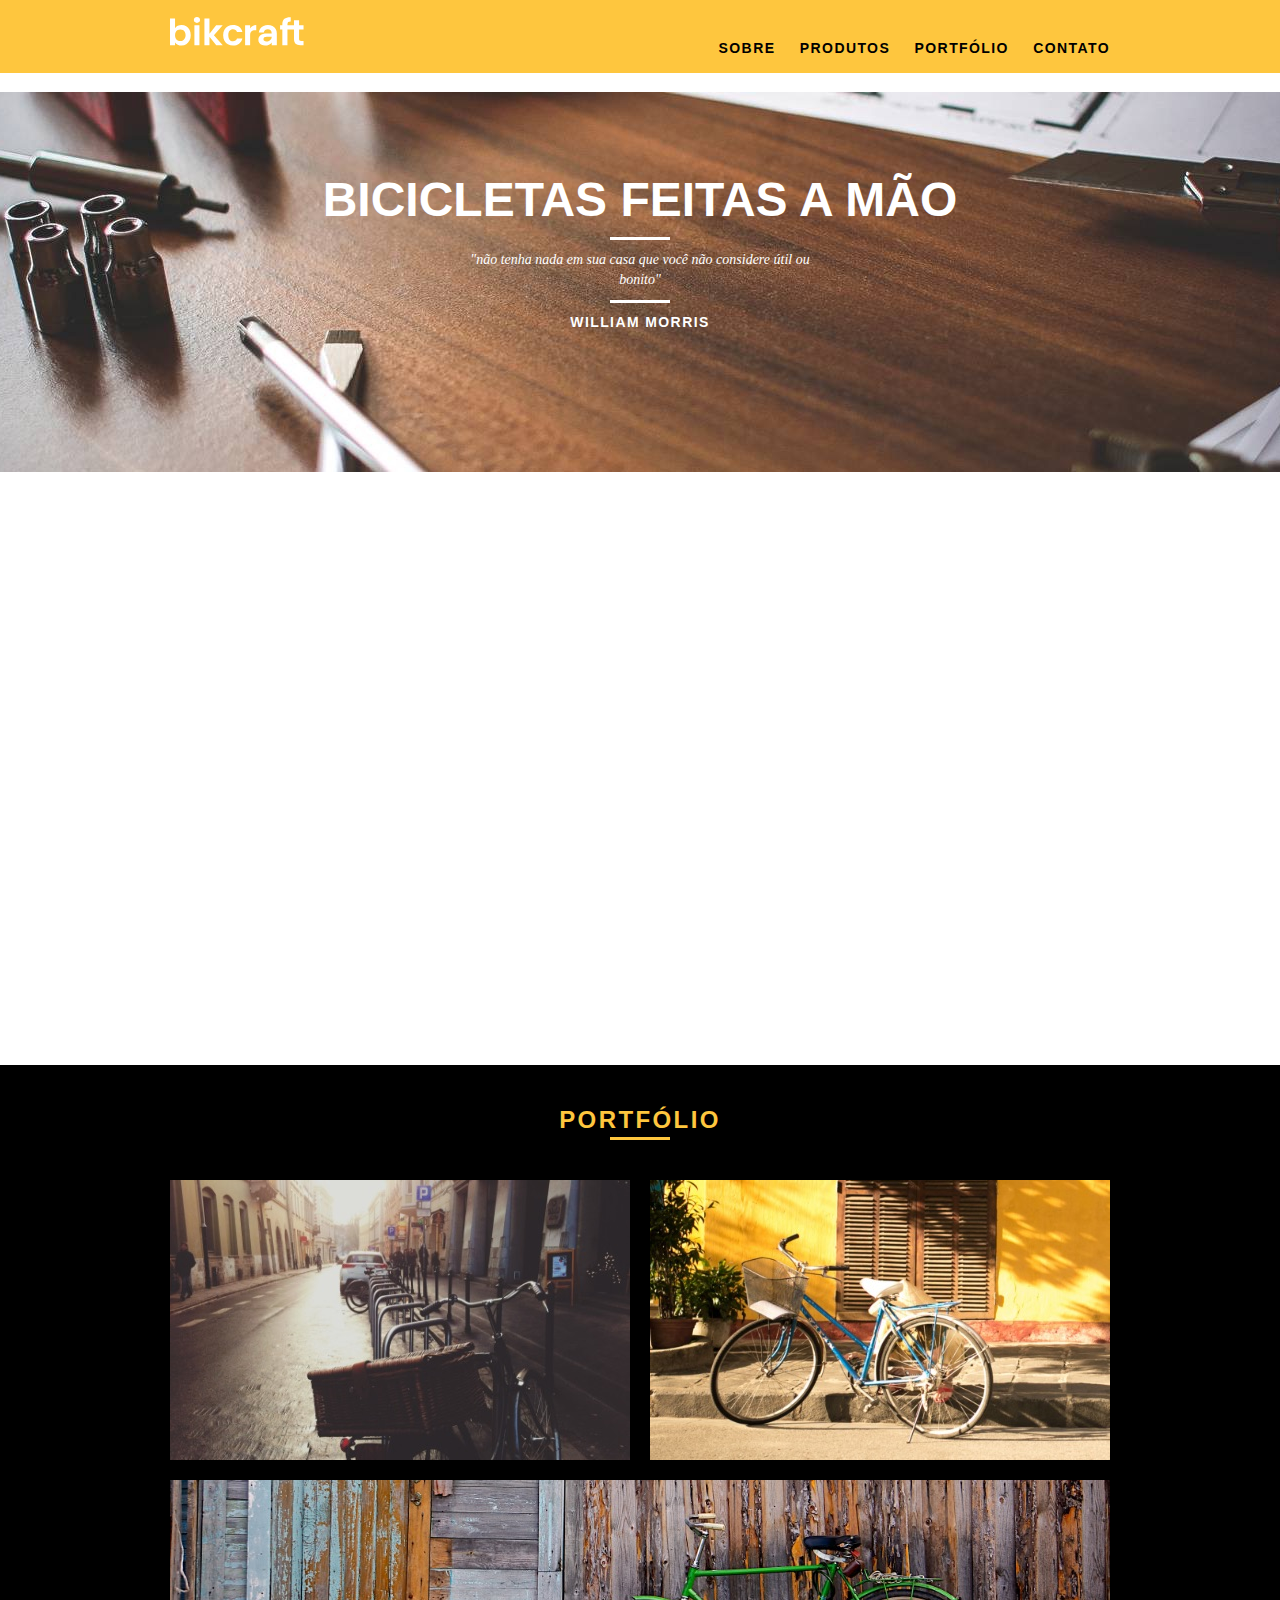
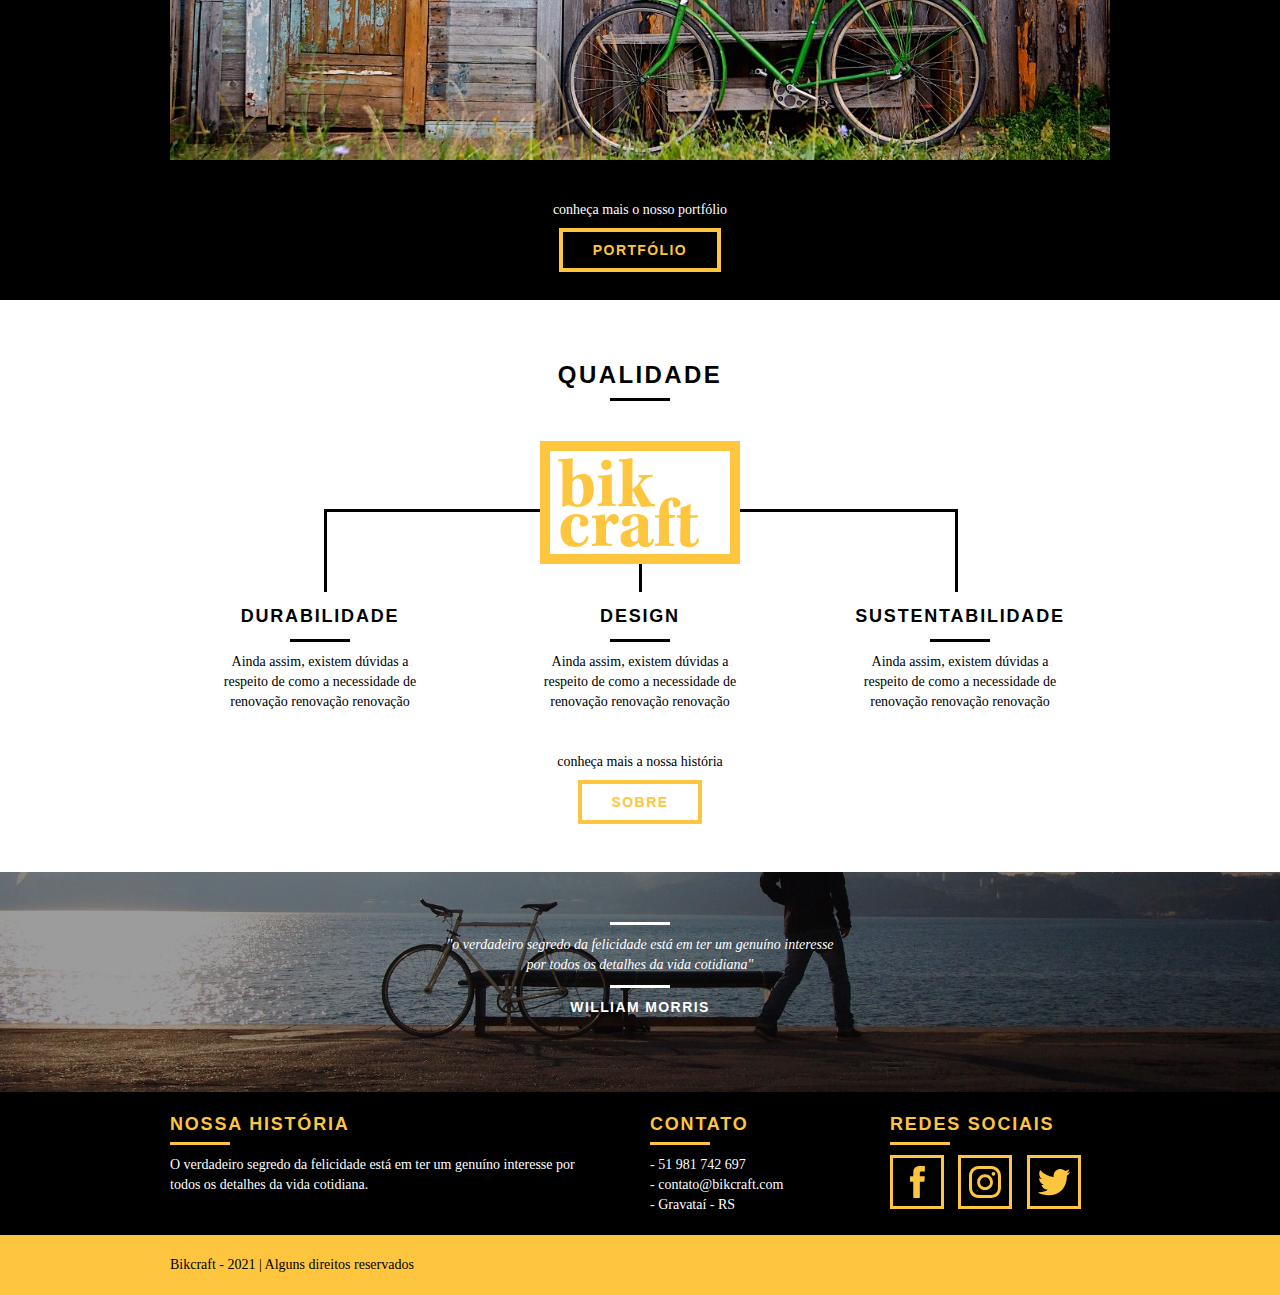
<file: index.html>
<!DOCTYPE html>
<html lang="pt-BR">
  <head>
    <meta charset="UTF-8" />
    <meta http-equiv="X-UA-Compatible" content="IE=edge" />
    <meta name="viewport" content="width=device-width, initial-scale=1.0" />
    <title>BikCraft - Bicicletas Personalizadas</title>
    <meta
      name="description"
      content="Compre a sua bicicleta personalizada na Bikcraft. Dispomos dos modelos a seguir: Passeio,  Retrô e Esporte"
    />

    <meta property="og:type" content="website" />
    <meta property="og:title" content="BikCraft - Bicicletas Personalizadas" />
    <meta
      property="og:description"
      content="Compre a sua bicicleta personalizada na Bikcraft. Dispomos dos modelos a seguir: Passeio,  Retrô e Esporte"
    />
    <meta property="og:url" content="https://www.bikcraft.com.br" />
    <meta
      property="og:image"
      content="https://bikcraft.com.br/img/og-image.png"
    />

    <!-- FAVICON -->
    <link rel="shortcut icon" href="img/favicon.ico" type="image/x-icon" />

    <!-- ESTILOS -->

    <link rel="stylesheet" href="css/style.css" />

    <script>
      document.documentElement.classList.add("js");
    </script>
  </head>

  <body>
    <!-- CABEÇALHO -->
    <header class="header">
      <div class="container">
        <a href="index.html" class="grid-4">
          <img src="img/bikcraft.svg" alt="Bikcraft" />
        </a>

        <nav class="grid-12 header_menu">
          <ul>
            <li><a href="sobre.html">Sobre</a></li>
            <li><a href="produtos.html">Produtos</a></li>
            <li><a href="portfolio.html">Portfólio</a></li>
            <li><a href="contato.html">Contato</a></li>
          </ul>
        </nav>
      </div>
    </header>

    <!-- INTRODUÇÃO -->
    <section class="introducao">
      <div class="container">
        <h1 data-anime="400" class="fadeInDown">Bicicletas Feitas a Mão</h1>

        <blockquote data-anime="400" class="fadeInDown quote-externo">
          <p>
            "não tenha nada em sua casa que você não considere útil ou bonito"
          </p>
          <cite class="citacao">WILLIAM MORRIS</cite>
        </blockquote>

        <a data-anime="1200" href="produtos.html#orcamento" class="btn"
          >Orçamento</a
        >
      </div>
    </section>

    <!-- PRODUTOS -->
    <section class="produtos container fadeInDown" data-anime="1200">
      <h2 class="subtitulo">Produtos</h2>

      <ul class="produtos-lista">
        <li class="grid-1-3">
          <div class="produtos-icone">
            <img src="img/produtos/passeio.svg" alt="Bikcraft Passeio" />
          </div>

          <h3>Passeio</h3>
          <p>
            Ainda assim, existem dúvidas a respeito de como a necessidade de
            renovação.
          </p>
        </li>

        <li class="grid-1-3">
          <div class="produtos-icone">
            <img src="img/produtos/esporte.svg" alt="Bikcraft Esporte" />
          </div>

          <h3>Esporte</h3>
          <p>
            Ainda assim, existem dúvidas a respeito de como a necessidade de
            renovação.
          </p>
        </li>

        <li class="grid-1-3">
          <div class="produtos-icone">
            <img src="img/produtos/retro.svg" alt="Bikcraft Retrô" />
          </div>

          <h3>Retrô</h3>
          <p>
            Ainda assim, existem dúvidas a respeito de como a necessidade de
            renovação.
          </p>
        </li>
      </ul>

      <div class="apelo-acao">
        <p>clique aqui e veja os detalhes dos produtos</p>

        <a href="produtos.html" class="btn btn-preto">Produtos</a>
      </div>
    </section>

    <!-- PORTFÓLIO -->
    <section class="portfolio">
      <div class="container">
        <h2 class="subtitulo">Portfólio</h2>
        <ul class="portfolio-lista">
          <li class="grid-8">
            <img src="img/portfolio/retro.jpg" alt="Bicicleta Retrô" />
          </li>

          <li class="grid-8">
            <img src="img/portfolio/passeio.jpg" alt="Bicicleta Passeio" />
          </li>

          <li class="grid-16">
            <img src="img/portfolio/esporte.jpg" alt="Bicicleta Esporte" />
          </li>
        </ul>

        <div class="apelo-acao">
          <p>conheça mais o nosso portfólio</p>

          <a href="portfolio.html" class="btn">Portfólio</a>
        </div>
      </div>
    </section>

    <!-- QUALIDADE -->
    <section class="qualidade container">
      <h2 class="subtitulo">Qualidade</h2>

      <img src="img/bikcraft-qualidade.svg" alt="Bikcraft" />

      <ul class="qualidade-lista">
        <li class="grid-1-3">
          <h3>Durabilidade</h3>
          <p>
            Ainda assim, existem dúvidas a respeito de como a necessidade de
            renovação renovação renovação
          </p>
        </li>

        <li class="grid-1-3">
          <h3>Design</h3>
          <p>
            Ainda assim, existem dúvidas a respeito de como a necessidade de
            renovação renovação renovação
          </p>
        </li>

        <li class="grid-1-3">
          <h3>Sustentabilidade</h3>
          <p>
            Ainda assim, existem dúvidas a respeito de como a necessidade de
            renovação renovação renovação
          </p>
        </li>
      </ul>

      <div class="apelo-acao">
        <p>conheça mais a nossa história</p>

        <a href="sobre.html" class="btn btn-preto">Sobre</a>
      </div>
    </section>

    <!-- QUEBRA -->
    <section class="quebra">
      <blockquote class="quote-externo container">
        <p>
          "o verdadeiro segredo da felicidade está em ter um genuíno interesse
          por todos os detalhes da vida cotidiana"
        </p>
        <cite class="citacao">WILLIAM MORRIS</cite>
      </blockquote>
    </section>

    <!-- FOOTER -->
    <footer>
      <div class="footer">
        <div class="container">
          <div class="grid-8 footer-historia">
            <h3>Nossa História</h3>
            <p>
              O verdadeiro segredo da felicidade está em ter um genuíno
              interesse por todos os detalhes da vida cotidiana.
            </p>
          </div>

          <div class="grid-4 footer-contato">
            <h3>Contato</h3>
            <ul>
              <li>- 51 981 742 697</li>
              <li>- contato@bikcraft.com</li>
              <li>- Gravataí - RS</li>
            </ul>
          </div>

          <div class="grid-4 footer-redes">
            <h3>Redes Sociais</h3>
            <ul>
              <li>
                <a href="https://www.facebook.com" target="_blank"
                  ><img
                    src="img/redes-sociais/facebook.svg"
                    alt="Ícone Facebook"
                /></a>
              </li>

              <li>
                <a href="https://www.istagram.com" target="_blank"
                  ><img
                    src="img/redes-sociais/instagram.svg"
                    alt="Ícone Instagram"
                /></a>
              </li>

              <li>
                <a href="https://www.twitter.com" target="_blank"
                  ><img src="img/redes-sociais/twitter.svg" alt="Ícone Twitter"
                /></a>
              </li>
            </ul>
          </div>
        </div>
      </div>

      <div class="copy">
        <div class="container">
          <p class="grid-16">Bikcraft - 2021 | Alguns direitos reservados</p>
        </div>
      </div>
    </footer>

    <!-- SCRIPTS -->
    <script src="js/simple-anime.js"></script>
    <script src="js/script.js"></script>
  </body>
</html>
</file>
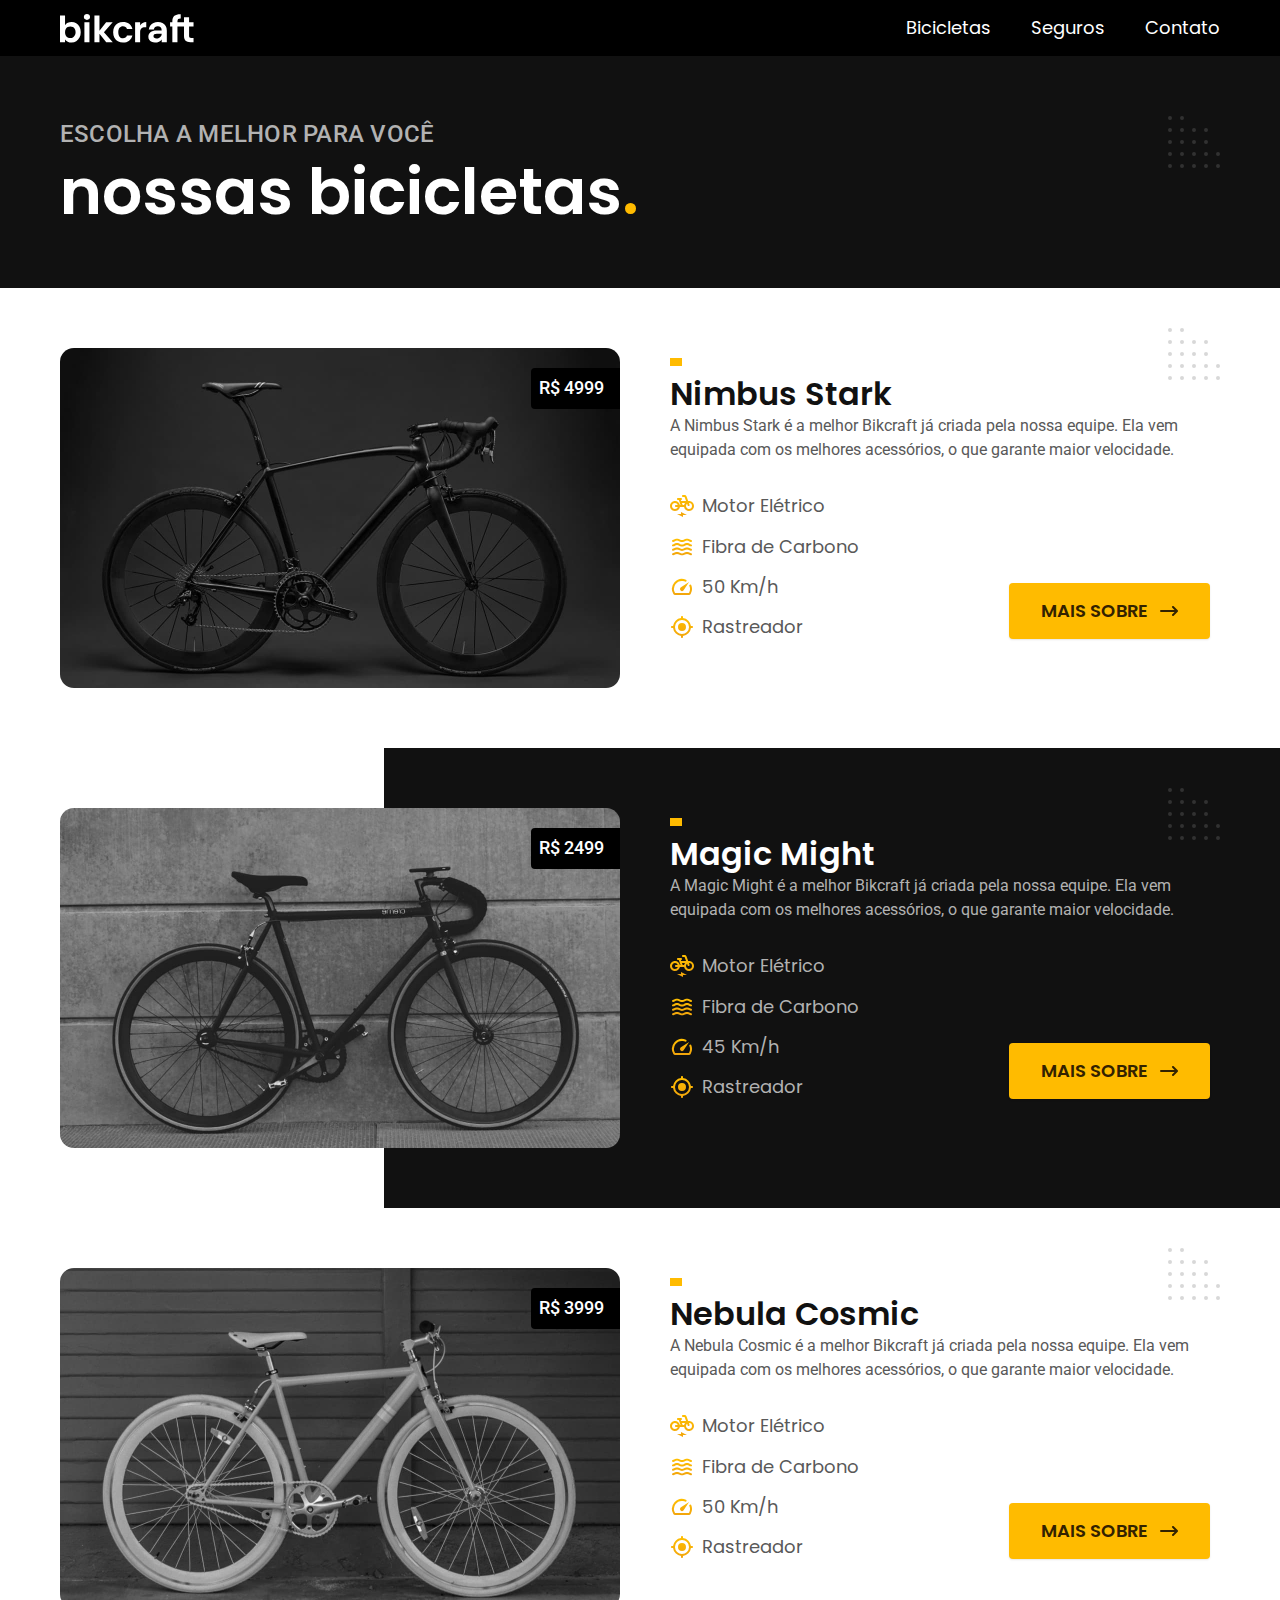
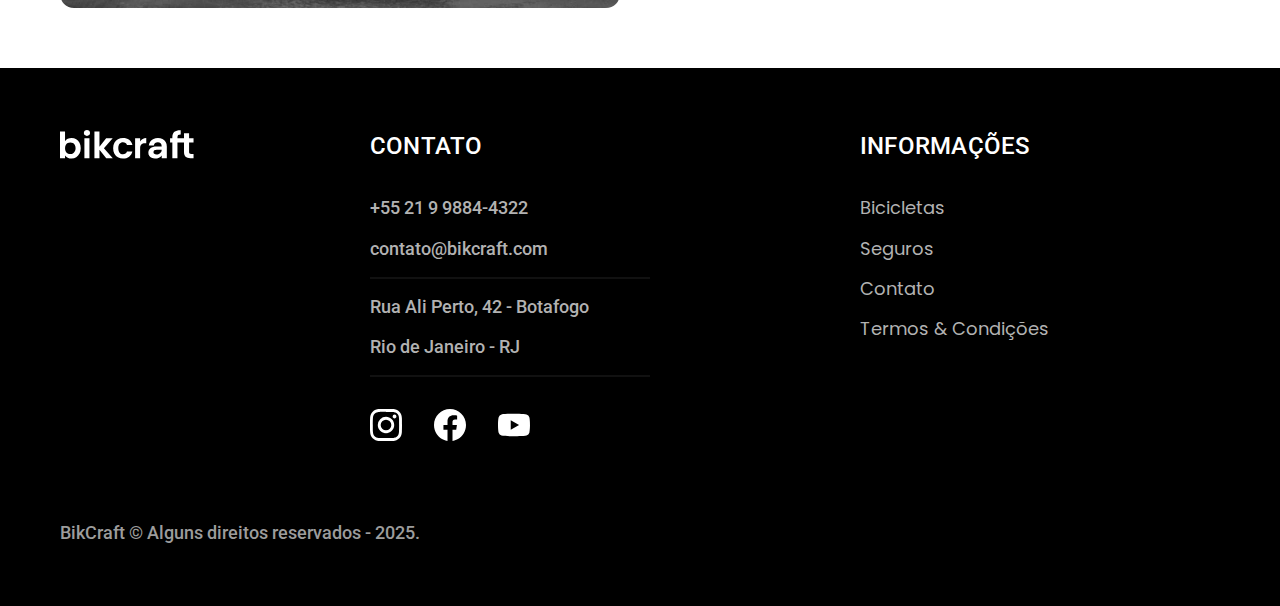
<file: bicicletas.html>
<!DOCTYPE html>
<html lang="pt-BR">
<head>
  <meta charset="UTF-8">
  <link rel="shortcut icon" href="./img/icones/favicon.svg" type="image/x-icon">
  <link rel="preconnect" href="https://fonts.googleapis.com">
  <link rel="preconnect" href="https://fonts.gstatic.com" crossorigin>
  <meta name="viewport" content="width=device-width, initial-scale=1.0">
  <meta name="description" content="Termos e Condições">
  <link href="https://fonts.googleapis.com/css2?family=Merriweather:ital,opsz,wght@0,18..144,300..900;1,18..144,300..900&family=Poppins:ital,wght@0,100;0,200;0,300;0,400;0,500;0,600;0,700;0,800;0,900;1,100;1,200;1,300;1,400;1,500;1,600;1,700;1,800;1,900&family=Roboto:ital,wght@0,100..900;1,100..900&display=swap" rel="stylesheet">
  <title>Bicicletas - BikCraft</title>
  <link rel="preload" href="./css/style.min.css" as="style">
    <link rel="stylesheet" href="./css/style.min.css">
<script>document.documentElement.classList.add('js')</script>
</head>
<body id="Bicicletas">
  <header class="header-bg">
    <div class="header container">
      <a href="./"><img src="./img/bikcraft.svg" width="136" height="32" alt="BikCraft"></a>
      <nav aria-label="primaria">
        <ul class="header-menu font-1-m cor-0">
          <li><a href="./bicicletas.html">Bicicletas</a></li>
          <li><a href="./seguros.html">Seguros</a></li>
          <li><a href="./contato.html">Contato</a></li>
        </ul>
      </nav>
    </div>
  </header>

  <main>
    <div class="titulo-bg">
      <div class="titulo container">
        <p class="font-2-l-b cor-5">Escolha a melhor para você</p>
        <h1 class="font-1-xxl cor-0">nossas bicicletas<span class="cor-p1">.</span></h1>
      </div>
    </div>

    <div class="bicicletas container">
      <div class="bicicletas-imagem">
        <img src="./img/bicicletas/nimbus.jpg" width="1120" height="680" alt="Bicicleta preta">
        <span class="font-2-m cor-0">R$ 4999</span>
      </div>

      <div class="bicicletas-conteudo">
        <h2 class="font-1-xl">Nimbus Stark</h2>
        <p class="font-2-s cor-8">A Nimbus Stark é a melhor Bikcraft já criada pela nossa equipe. Ela vem equipada com os melhores acessórios, o que garante maior velocidade.</p>
        <ul class="font-1-m cor-8">
          <li>
            <img src="./img/icones/eletrica.svg" width="32" height="32" alt="">
            Motor Elétrico
          </li>

          <li>
            <img src="./img/icones/carbono.svg" width="32" height="32" alt="">
            Fibra de Carbono
          </li>

          <li>
            <img src="./img/icones/velocidade.svg" width="32" height="32" alt="">
            50 Km/h
          </li>

          <li>
            <img src="./img/icones/rastreador.svg" width="32" height="32" alt="">
            Rastreador
          </li>
        </ul>
        <a class="botao seta" href="./bicicletas/nimbus.html">Mais Sobre</a>
      </div>
    </div>
    
    <!-- MEIO -->
    <div class="bicicletas-bg">
      <div class="bicicletas container">
        <div class="bicicletas-imagem">
          <img src="./img/bicicletas/magic.jpg" width="1120" height="680" alt="Bicicleta preta">
          <span class="font-2-m cor-0">R$ 2499</span>
        </div>

        <div class="bicicletas-conteudo">
          <h2 class="font-1-xl cor-0">Magic Might</h2>
          <p class="font-2-s cor-5">A Magic Might é a melhor Bikcraft já criada pela nossa equipe. Ela vem equipada com os melhores acessórios, o que garante maior velocidade.</p>
          <ul class="font-1-m cor-5">
            <li>
              <img src="./img/icones/eletrica.svg" width="32" height="32" alt="">
              Motor Elétrico
            </li>

            <li>
              <img src="./img/icones/carbono.svg" width="32" height="32" alt="">
              Fibra de Carbono
            </li>

            <li>
              <img src="./img/icones/velocidade.svg" width="32" height="32" alt="">
              45 Km/h
            </li>

            <li>
              <img src="./img/icones/rastreador.svg" width="32" height="32" alt="">
              Rastreador
            </li>
          </ul>
          <a class="botao seta" href="./bicicletas/magic.html">Mais Sobre</a>
        </div>
      </div>
    </div>

    <div class="bicicletas container">
      <div class="bicicletas-imagem">
        <img src="./img/bicicletas/nebula.jpg" width="1120" height="680" alt="Bicicleta preta">
        <span class="font-2-m cor-0">R$ 3999</span>
      </div>

      <div class="bicicletas-conteudo">
        <h2 class="font-1-xl">Nebula Cosmic</h2>
        <p class="font-2-s cor-8">A Nebula Cosmic é a melhor Bikcraft já criada pela nossa equipe. Ela vem equipada com os melhores acessórios, o que garante maior velocidade.</p>
        <ul class="font-1-m cor-8">
          <li>
            <img src="./img/icones/eletrica.svg" width="32" height="32" alt="">
            Motor Elétrico
          </li>

          <li>
            <img src="./img/icones/carbono.svg" width="32" height="32" alt="">
            Fibra de Carbono
          </li>

          <li>
            <img src="./img/icones/velocidade.svg" width="32" height="32" alt="">
            50 Km/h
          </li>

          <li>
            <img src="./img/icones/rastreador.svg" width="32" height="32" alt="">
            Rastreador
          </li>
        </ul>
        <a class="botao seta" href="./bicicletas/nebula.html">Mais Sobre</a>
      </div>
    </div>
    
  </main>

  <footer class="footer-bg">
  <div class="footer container">
    <img src="./img/bikcraft.svg" width="136" height="32" alt="BikCraft">
    
    <div class="footer-contato">
      <h3 class="font-2-l-b cor-0">Contato</h3>
      <ul class="font-2-m cor-5">
        <li><a href="tel:+5521988443322">+55 21 9 9884-4322</a></li>
        <li><a href="mailto:contato@bikcraft.com">contato@bikcraft.com</a></li>
        <li>Rua Ali Perto, 42 - Botafogo</li>
        <li>Rio de Janeiro - RJ</li>
      </ul>
      
      <div class="footer-redes">
        <a href="./">
          <img src="./img/redes/instagram.svg" width="32" height="32" alt="Instagram">
        </a>
        <a href="./">
          <img src="./img/redes/facebook.svg" width="32" height="32" alt="Facebook">
        </a>
        <a href="./">
          <img src="./img/redes/youtube.svg" width="32" height="32" alt="Youtube">
        </a>
      </div>
    </div>
    
    <div class="footer-informcoes">
      <h3 class="font-2-l-b cor-0">Informações</h3>
      
      <nav>
        <ul class="font-1-m cor-5">
          <li><a href="./bicicletas.html">Bicicletas</a></li>
          <li><a href="./seguros.html">Seguros</a></li>
          <li><a href="./contato.html">Contato</a></li>
          <li><a href="./termos.html">Termos & Condições</a></li>
        </ul>
      </nav>          
    </div>
    <p class="footer-copy font-2-m cor-6">BikCraft &COPY; Alguns direitos reservados - 2025.</p>
  </div>
  </footer>
<script src="./js/script.js"></script>
  </body>
</html>
</file>
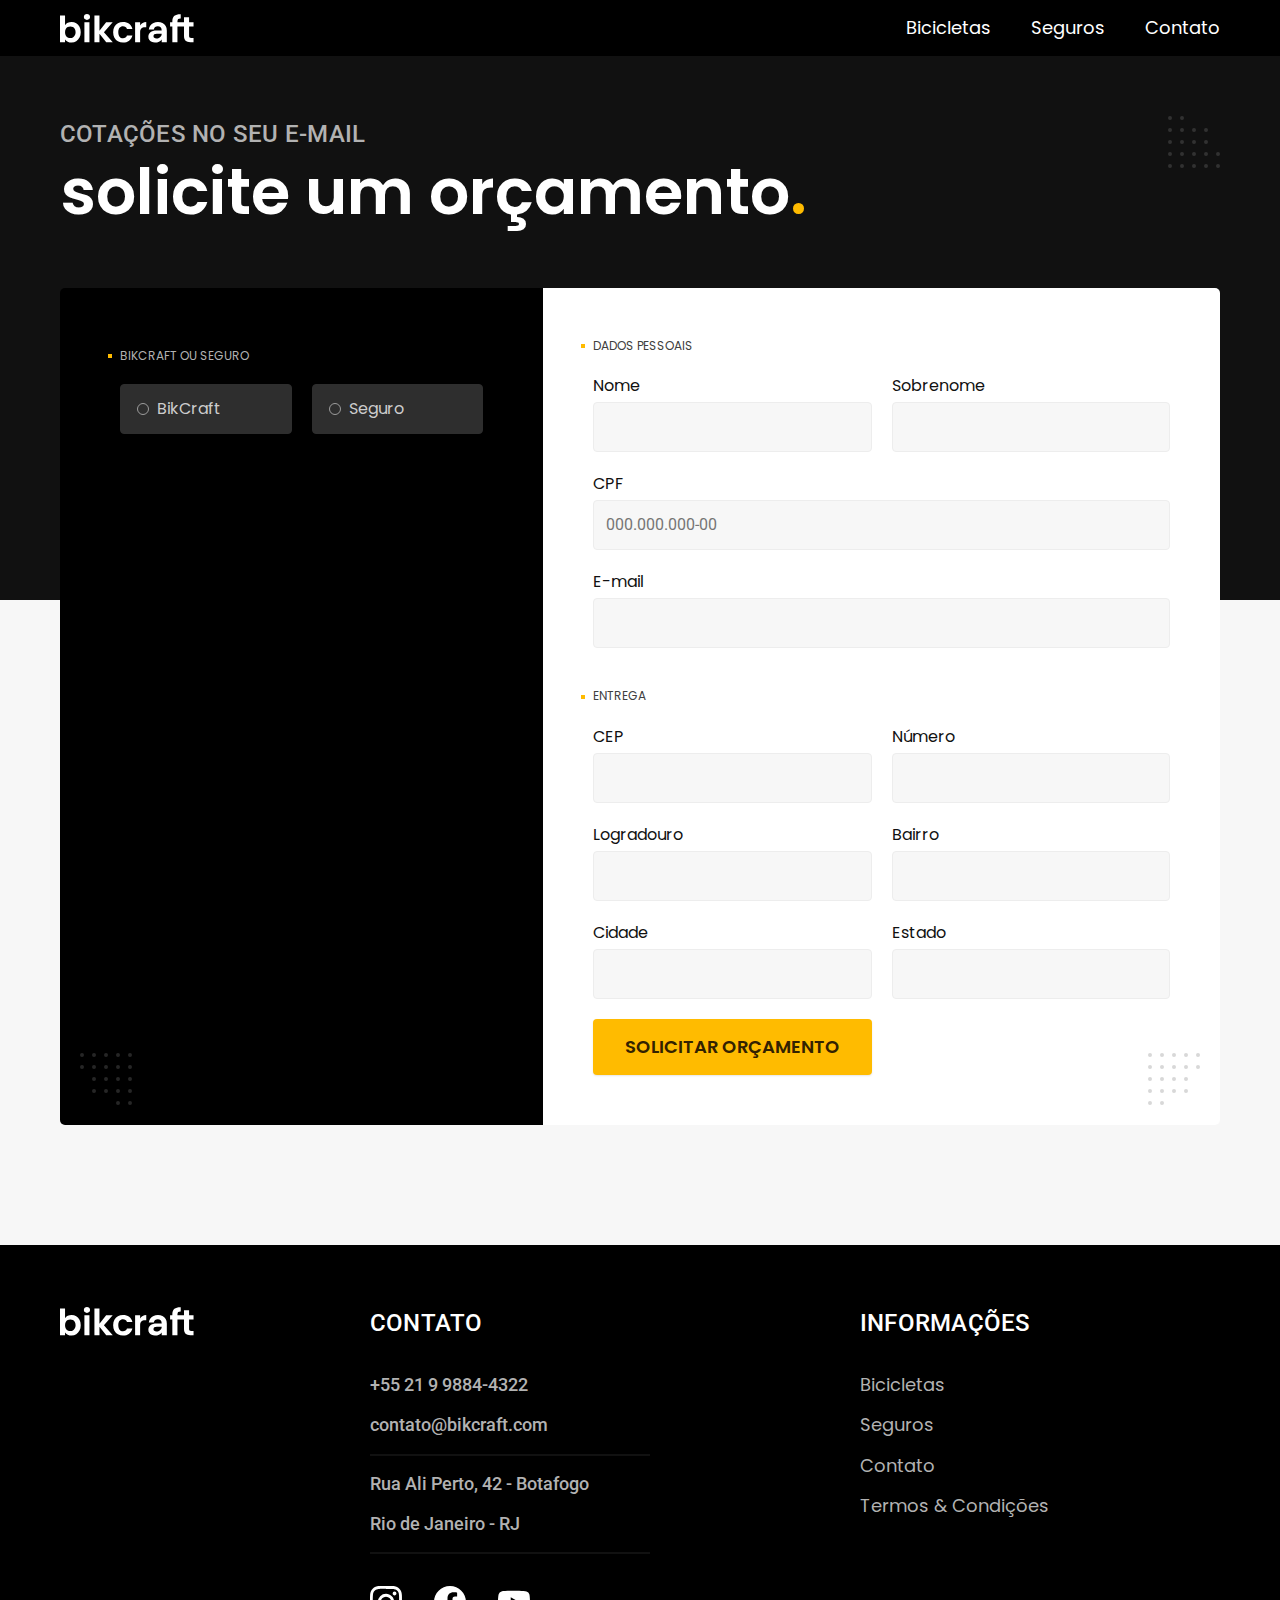
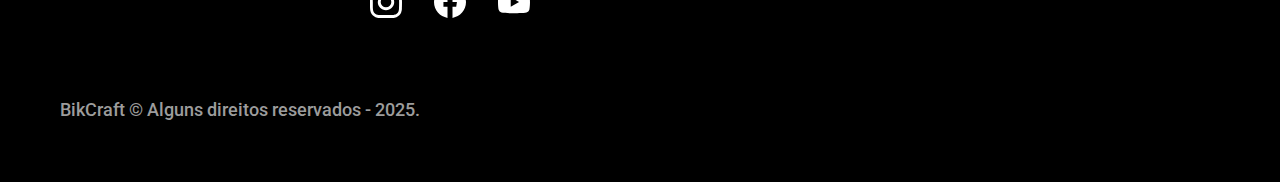
<file: orcamento.html>
<!DOCTYPE html>
<html lang="pt-BR">
<head>
  <meta charset="UTF-8">
  <link rel="shortcut icon" href="./img/icones/favicon.svg" type="image/x-icon">
  <link rel="preconnect" href="https://fonts.googleapis.com">
  <link rel="preconnect" href="https://fonts.gstatic.com" crossorigin>
  <meta name="viewport" content="width=device-width, initial-scale=1.0">
  <meta name="description" content="Termos e Condições">
  <link href="https://fonts.googleapis.com/css2?family=Merriweather:ital,opsz,wght@0,18..144,300..900;1,18..144,300..900&family=Poppins:ital,wght@0,100;0,200;0,300;0,400;0,500;0,600;0,700;0,800;0,900;1,100;1,200;1,300;1,400;1,500;1,600;1,700;1,800;1,900&family=Roboto:ital,wght@0,100..900;1,100..900&display=swap" rel="stylesheet">
  <title>Orçamento - BikCraft</title>
  <link rel="preload" href="./css/style.min.css" as="style">
    <link rel="stylesheet" href="./css/style.min.css">
<script>document.documentElement.classList.add('js')</script>
</head>
<body id="orcamento">
  <header class="header-bg">
    <div class="header container">
      <a href="./"><img src="./img/bikcraft.svg" width="136" height="32" alt="BikCraft"></a>
      <nav aria-label="primaria">
        <ul class="header-menu font-1-m cor-0">
          <li><a href="./bicicletas.html">Bicicletas</a></li>
          <li><a href="./seguros.html">Seguros</a></li>
          <li><a href="./contato.html">Contato</a></li>
        </ul>
      </nav>
    </div>
  </header>

  <main>
    <div class="titulo-bg">
      <div class="titulo container">
        <p class="font-2-l-b cor-5">Cotações no seu e-mail</p>
        <h1 class="font-1-xxl cor-0">solicite um orçamento<span class="cor-p1">.</span></h1>
      </div>
    </div>

    <form class="orcamento container" action="./">
      <div  class="orcamento-produto">
        <h2 class="font-1-xs cor-5">Bikcraft ou Seguro</h2>

        <input type="radio" name="tipo" value="bikcraft" id="bikcraft">
        <label for="bikcraft">BikCraft</label>
        
        <input type="radio" name="tipo" value="seguro" id="seguro">
        <label for="seguro">Seguro</label>

        <div class="orcamento-conteudo" id="orcamento-bikcraft">
          <h2 class="font-1-xs cor-5">Escolha a sua</h2>

          <input type="radio" name="produto" value="nimbus" id="nimbus">
          <label for="nimbus">Nimbus Stark <span>R$ 4999</span></label>
          <div class="orcamento-detalhes">
            <ul class="font-1-xs cor-8">
              <li><img src="./img/icones/eletrica.svg" width="32" height="32" alt="">Motor Elétrico</li>
              <li><img src="./img/icones/carbono.svg" width="32" height="32" alt="">Fibra de Carbono</li>
              <li><img src="./img/icones/velocidade.svg" width="32" height="32" alt="">50 Km/h</li>
              <li><img src="./img/icones/rastreador.svg" width="32" height="32" alt="">Rastreador</li>
            </ul>
            <img src="./img/bicicletas/nimbus.jpg" width="1120" height="680" alt="Bicicleta preta">
          </div>

          <input type="radio" name="produto" value="magic" id="magic">
          <label for="magic">Magic Might <span>R$ 2999</span></label>
          <div class="orcamento-detalhes">
            <ul class="font-1-xs cor-8">
              <li><img src="./img/icones/eletrica.svg" width="32" height="32" alt="">Motor Elétrico</li>
              <li><img src="./img/icones/carbono.svg" width="32" height="32" alt="">Fibra de Carbono</li>
              <li><img src="./img/icones/velocidade.svg" width="32" height="32" alt="">50 Km/h</li>
              <li><img src="./img/icones/rastreador.svg" width="32" height="32" alt="">Rastreador</li>
            </ul>
            <img src="./img/bicicletas/magic.jpg" width="1120" height="680" alt="Bicicleta preta">
          </div>

          <input type="radio" name="produto" value="nebula" id="nebula">
          <label for="nebula">Nebula  Cosmic <span>R$ 3999</span></label>
          <div class="orcamento-detalhes">
            <ul class="font-1-xs cor-8">
              <li><img src="./img/icones/eletrica.svg" width="32" height="32" alt="">Motor Elétrico</li>
              <li><img src="./img/icones/carbono.svg" width="32" height="32" alt="">Fibra de Carbono</li>
              <li><img src="./img/icones/velocidade.svg" width="32" height="32" alt="">45 Km/h</li>
              <li><img src="./img/icones/rastreador.svg" width="32" height="32" alt="">Rastreador</li>
            </ul>
            <img src="./img/bicicletas/nebula.jpg" alt="Bicicleta branca">
          </div>
        </div>
        
        <div class="orcamento-conteudo" id="orcamento-seguro">
          <h2 class="font-1-xs cor-5">Escolha o plano</h2>

          <input type="radio" name="produto" value="prata" id="prata">
          <label for="prata">Prata<span>R$ 199</span></label>
        
          <input type="radio" name="produto" value="ouro" id="ouro">
          <label for="ouro">Ouro<span>R$ 299</span></label>
        </div>
      </div>

      <div class="orcamento-dados form">
        <h2 class="font-1-xs cor-9 col-2">dados pessoais</h2>
        <div>
          <label for="nome">Nome</label>
          <input type="text" id="nome" name="nome"">
        </div>
        
        <div>
          <label for="sobrenome">Sobrenome</label>
          <input type="text" id="sobrenome" name="sobrenome"">
        </div>
        
        <div class="col-2">
          <label for="cpf">CPF</label>
          <input type="text" id="cpf" name="cpf" placeholder="000.000.000-00">
        </div>

        <div class="col-2">
          <label for="email">E-mail</label>
          <input type="email" id="email" E-mail="email">
        </div>

        <h2 class="font-1-xs cor-9 col-2">entrega</h2>

        <div>
          <label for="cep">CEP</label>
          <input type="text" id="cep" name="cep"">
        </div>
        
        <div>
          <label for="numero">Número</label>
          <input type="text" id="numero" name="numero"">
        </div>
        
        <div>
          <label for="logradouro">Logradouro</label>
          <input type="text" id="logradouro" name="logradouro"">
        </div>
        
        <div>
          <label for="bairro">Bairro</label>
          <input type="text" id="bairro" name="bairro"">
        </div>
        
        <div>
          <label for="cidade">Cidade</label>
          <input type="text" id="cidade" name="cidade"">
        </div>
        
        <div>
          <label for="estado">Estado</label>
          <input type="text" id="estado" name="estado"">
        </div>

        <button class="botao col-2">Solicitar Orçamento</button>
      </div>
    </form>
  </main>

  <footer class="footer-bg">
  <div class="footer container">
    <img src="./img/bikcraft.svg" width="136" height="32" alt="BikCraft">
    
    <div class="footer-contato">
      <h3 class="font-2-l-b cor-0">Contato</h3>
      <ul class="font-2-m cor-5">
        <li><a href="tel:+5521988443322">+55 21 9 9884-4322</a></li>
        <li><a href="mailto:contato@bikcraft.com">contato@bikcraft.com</a></li>
        <li>Rua Ali Perto, 42 - Botafogo</li>
        <li>Rio de Janeiro - RJ</li>
      </ul>
      
      <div class="footer-redes">
        <a href="./">
          <img src="./img/redes/instagram.svg" width="32" height="32" alt="Instagram">
        </a>
        <a href="./">
          <img src="./img/redes/facebook.svg" width="32" height="32" alt="Facebook">
        </a>
        <a href="./">
          <img src="./img/redes/youtube.svg" width="32" height="32" alt="Youtube">
        </a>
      </div>
    </div>
    
    <div class="footer-informcoes">
      <h3 class="font-2-l-b cor-0">Informações</h3>
      
      <nav>
        <ul class="font-1-m cor-5">
          <li><a href="./bicicletas.html">Bicicletas</a></li>
          <li><a href="./seguros.html">Seguros</a></li>
          <li><a href="./contato.html">Contato</a></li>
          <li><a href="./termos.html">Termos & Condições</a></li>
        </ul>
      </nav>          
    </div>
    <p class="footer-copy font-2-m cor-6">BikCraft &COPY; Alguns direitos reservados - 2025.</p>
  </div>
  </footer>
<script src="./js/script.js"></script>
  </body>
</html>
</file>
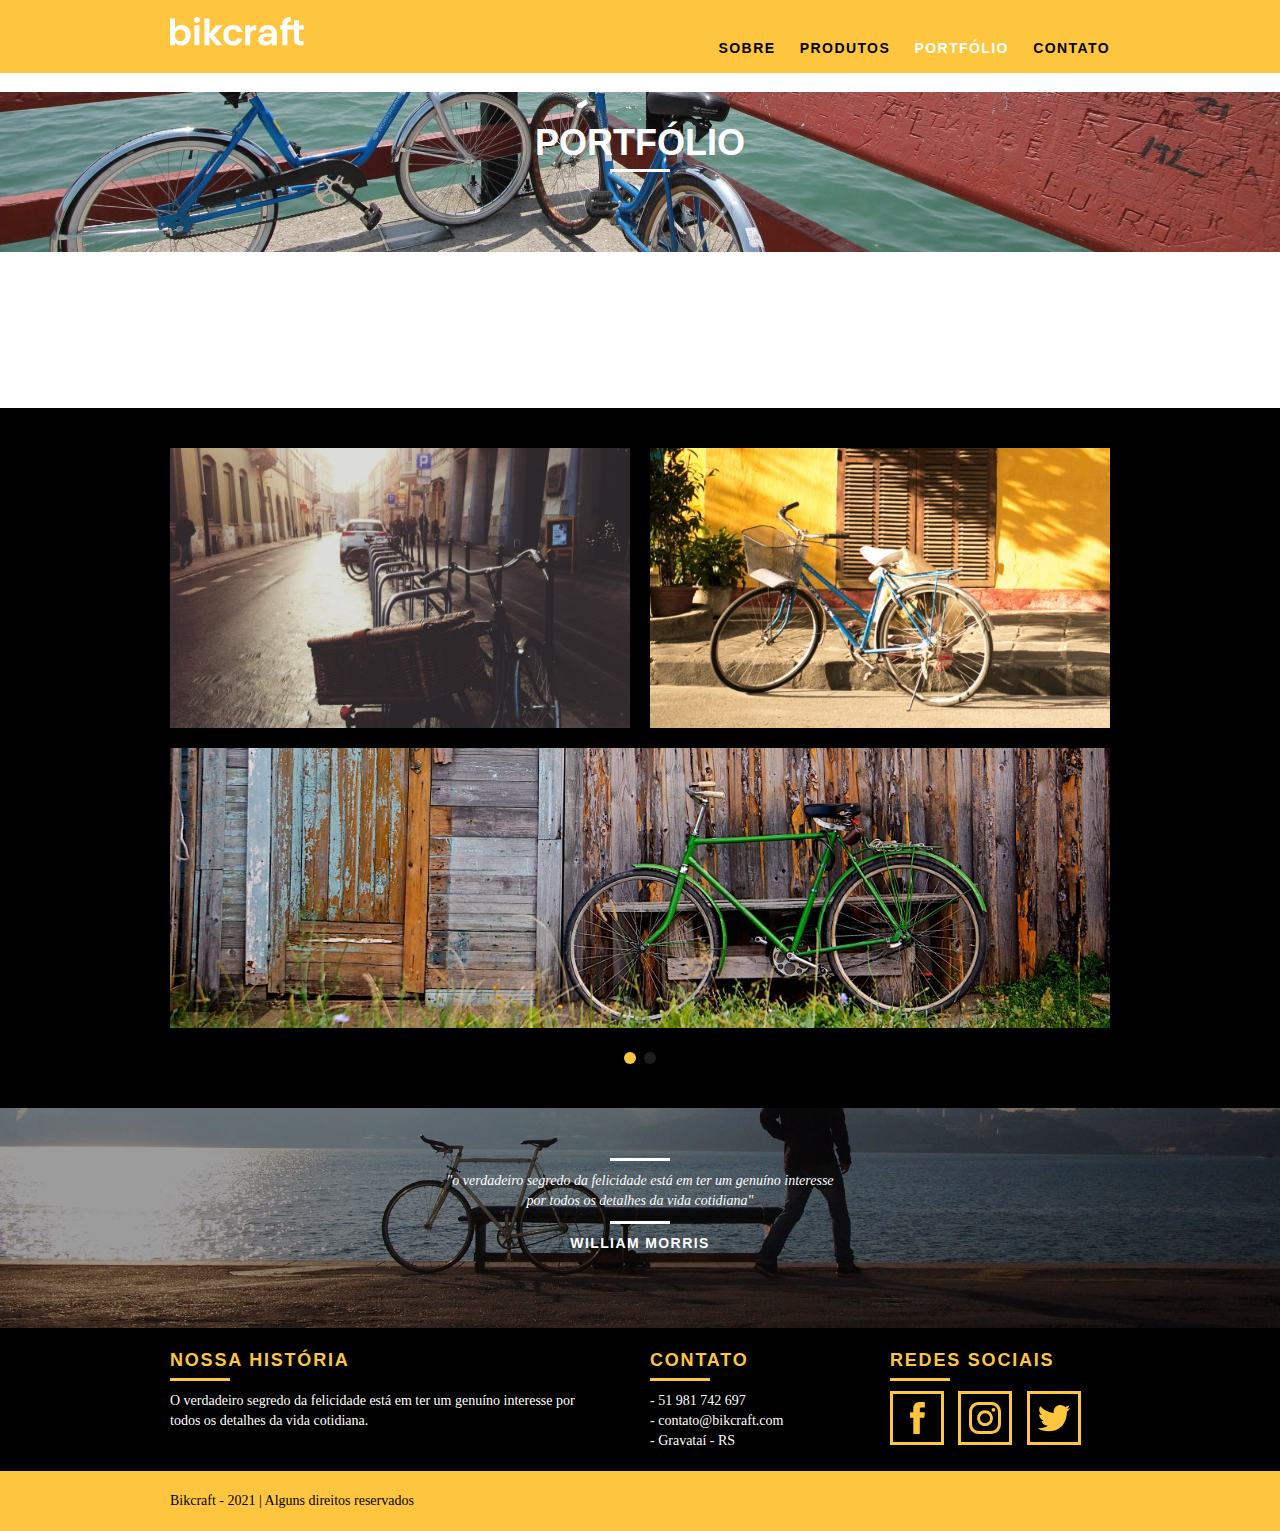
<file: portfolio.html>
<!DOCTYPE html>
<html lang="pt-BR">
  <head>
    <meta charset="UTF-8" />
    <meta http-equiv="X-UA-Compatible" content="IE=edge" />
    <meta name="viewport" content="width=device-width, initial-scale=1.0" />
    <title>BikCraft - Portfólio</title>

    <link rel="stylesheet" href="css/normalize.css" />
    <link rel="stylesheet" href="css/reset.css" />
    <link rel="stylesheet" href="css/grid.css" />
    <link rel="stylesheet" href="css/style.css" />
    <link rel="stylesheet" href="css/portfolio.css" />
    <link rel="stylesheet" href="css/responsivo.css" />

    <!-- FAVICON -->
    <link rel="shortcut icon" href="img/favicon.ico" type="image/x-icon" />

    <script>
      document.documentElement.classList.add("js");
    </script>
  </head>

  <body>
    <!-- CABEÇALHO -->
    <header class="header">
      <div class="container">
        <a href="index.html" class="grid-4">
          <img src="img/bikcraft.svg" alt="Bikcraft" />
        </a>

        <nav class="grid-12 header_menu">
          <ul>
            <li><a href="sobre.html">Sobre</a></li>
            <li><a href="produtos.html">Produtos</a></li>
            <li><a href="portfolio.html" class="menu-ativo">Portfólio</a></li>
            <li><a href="contato.html">Contato</a></li>
          </ul>
        </nav>
      </div>
    </header>

    <!-- INTRODUÇÃO -->
    <section class="introducao-interna interna-portfolio">
      <div class="container">
        <h1 data-anime="400" class="fadeInDown">Portfólio</h1>
        <p data-anime="800" class="fadeInDown">
          conheça os produtos que amamos mostrar
        </p>
      </div>
    </section>

    <!-- BLOCKQUOTE -->
    <section class="container fadeInDown" data-slide="quote" data-anime="1200">
      <blockquote class="quote-clientes">
        <p>
          "Pedalar sempre foi a minha paixão, o que o pessoal da Bikcraft fez
          foi intensificar o meu amor por esta atividade. Recomento a todos que
          amam pedalar."
        </p>
        <cite>Tungstenio Silva</cite>
      </blockquote>

      <blockquote class="quote-clientes">
        <p>
          "Nada melhor do que dar um rolê com a minha Bikcraft na orla. Essa é
          minha companheira fiel, nunca me traiu e está sempre a minha
          disposição."
        </p>
        <cite>Bório de Souza</cite>
      </blockquote>

      <blockquote class="quote-clientes">
        <p>
          "Aqueles que ainda não possuem uma Bikcraft, não sabem o que estão
          perdendo. A precisão é absurda e a velocidade transcedental. Nunca
          visto nada igual."
        </p>
        <cite>Arabráb Ssom</cite>
      </blockquote>
    </section>

    <!-- PORTFÓLIO -->
    <section class="portfolio">
      <div class="container" data-slide="portfolio">
        <ul class="portfolio-lista">
          <li class="grid-8">
            <img src="img/portfolio/retro.jpg" alt="Bicicleta Retrô" />
          </li>

          <li class="grid-8">
            <img src="img/portfolio/passeio.jpg" alt="Bicicleta Passeio" />
          </li>

          <li class="grid-16">
            <img src="img/portfolio/esporte.jpg" alt="Bicicleta Esporte" />
          </li>
        </ul>

        <ul class="portfolio-lista">
          <li class="grid-8">
            <img src="img/portfolio/passeio.jpg" alt="Bicicleta Passeio" />
          </li>

          <li class="grid-8">
            <img src="img/portfolio/retro.jpg" alt="Bicicleta Retrô" />
          </li>

          <li class="grid-16">
            <img src="img/portfolio/esporte.jpg" alt="Bicicleta Esporte" />
          </li>
        </ul>
      </div>
    </section>

    <!-- QUEBRA -->
    <section class="quebra">
      <blockquote class="quote-externo container">
        <p>
          "o verdadeiro segredo da felicidade está em ter um genuíno interesse
          por todos os detalhes da vida cotidiana"
        </p>
        <cite class="citacao">WILLIAM MORRIS</cite>
      </blockquote>
    </section>

    <!-- FOOTER -->
    <footer>
      <div class="footer">
        <div class="container">
          <div class="grid-8 footer-historia">
            <h3>Nossa História</h3>
            <p>
              O verdadeiro segredo da felicidade está em ter um genuíno
              interesse por todos os detalhes da vida cotidiana.
            </p>
          </div>

          <div class="grid-4 footer-contato">
            <h3>Contato</h3>
            <ul>
              <li>- 51 981 742 697</li>
              <li>- contato@bikcraft.com</li>
              <li>- Gravataí - RS</li>
            </ul>
          </div>

          <div class="grid-4 footer-redes">
            <h3>Redes Sociais</h3>
            <ul>
              <li>
                <a href="https://www.facebook.com" target="_blank"
                  ><img
                    src="img/redes-sociais/facebook.svg"
                    alt="Ícone Facebook"
                /></a>
              </li>

              <li>
                <a href="https://www.istagram.com" target="_blank"
                  ><img
                    src="img/redes-sociais/instagram.svg"
                    alt="Ícone Instagram"
                /></a>
              </li>

              <li>
                <a href="https://www.twitter.com" target="_blank"
                  ><img src="img/redes-sociais/twitter.svg" alt="Ícone Twitter"
                /></a>
              </li>
            </ul>
          </div>
        </div>
      </div>

      <div class="copy">
        <div class="container">
          <p class="grid-16">Bikcraft - 2021 | Alguns direitos reservados</p>
        </div>
      </div>
    </footer>

    <!-- SCRIPTS -->
    <script src="js/simple-anime.js"></script>
    <script src="js/simple-slide.js"></script>
    <script src="js/script.js"></script>
  </body>
</html>
</file>
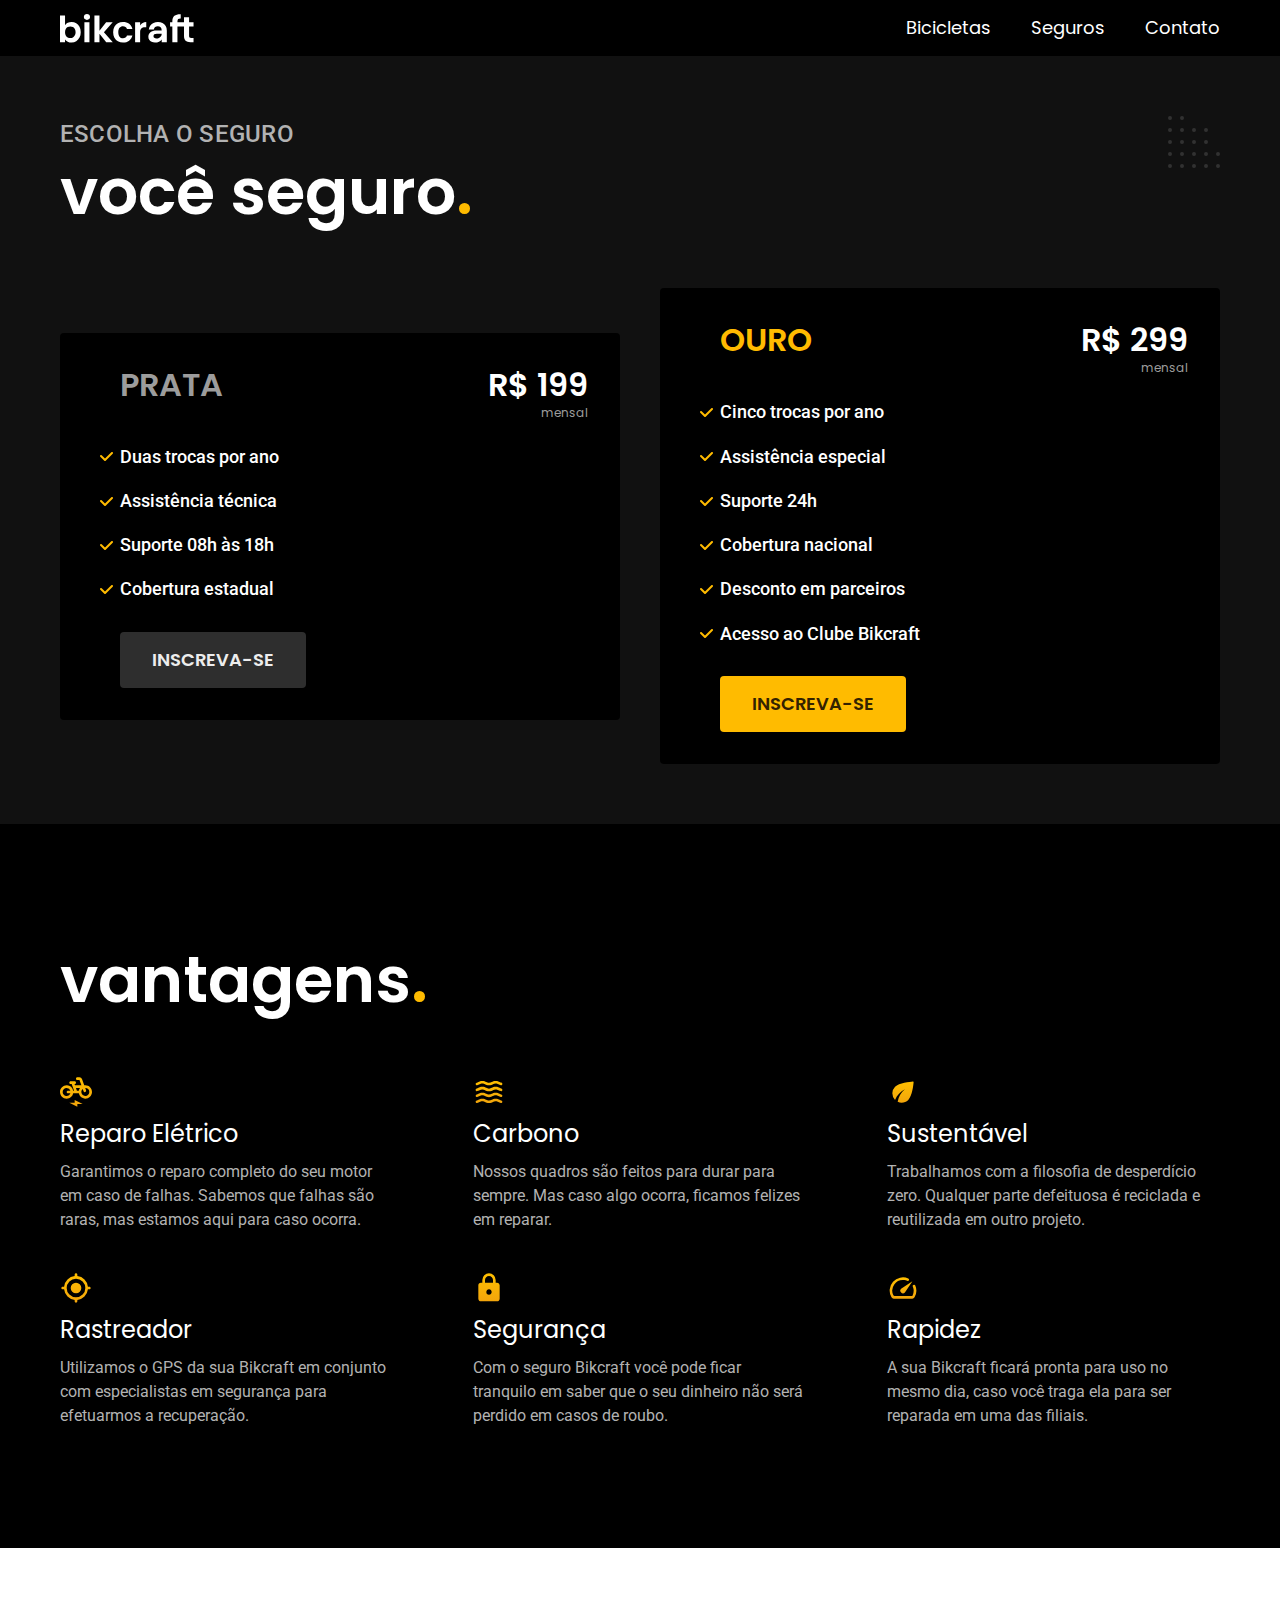
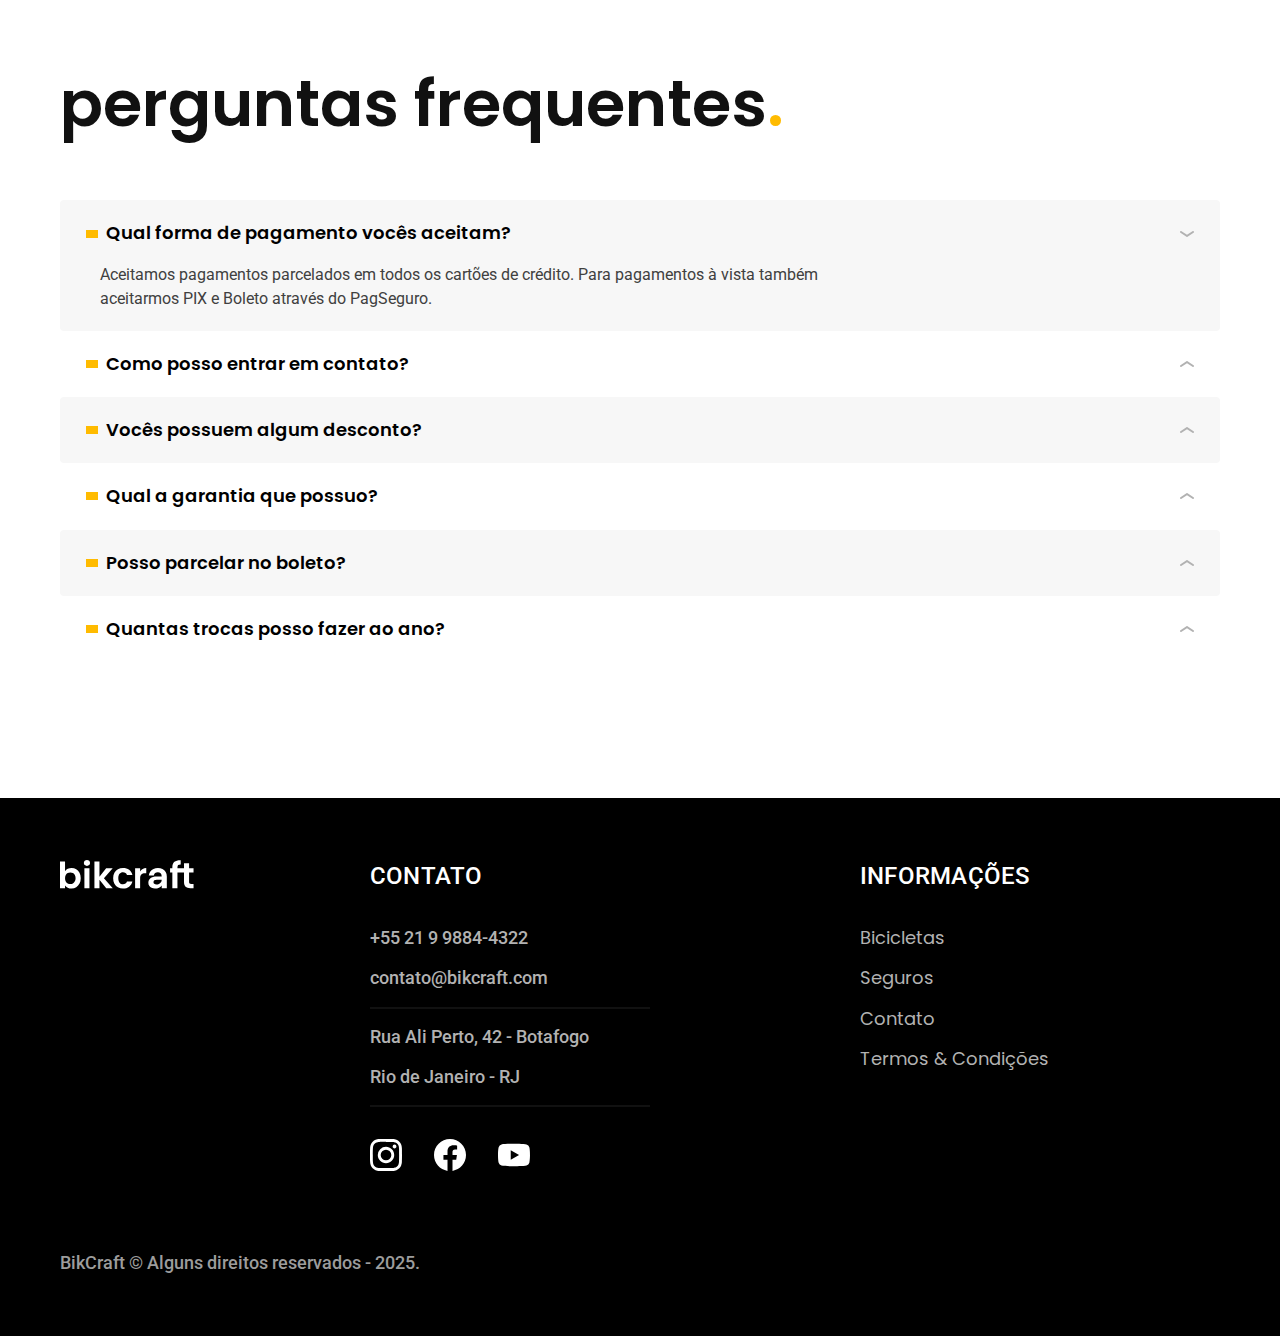
<file: seguros.html>
<!DOCTYPE html>
<html lang="pt-BR">
<head>
  <meta charset="UTF-8">
  <link rel="shortcut icon" href="./img/icones/favicon.svg" type="image/x-icon">
  <link rel="preconnect" href="https://fonts.googleapis.com">
  <link rel="preconnect" href="https://fonts.gstatic.com" crossorigin>
  <meta name="viewport" content="width=device-width, initial-scale=1.0">
  <meta name="description" content="Termos e Condições">
  <link href="https://fonts.googleapis.com/css2?family=Merriweather:ital,opsz,wght@0,18..144,300..900;1,18..144,300..900&family=Poppins:ital,wght@0,100;0,200;0,300;0,400;0,500;0,600;0,700;0,800;0,900;1,100;1,200;1,300;1,400;1,500;1,600;1,700;1,800;1,900&family=Roboto:ital,wght@0,100..900;1,100..900&display=swap" rel="stylesheet">
  <title>Seguros - BikCraft</title>
  <link rel="preload" href="./css/style.min.css" as="style">
  <link rel="stylesheet" href="./css/style.min.css">
  <script>document.documentElement.classList.add('js')</script>
</head>
<body id="seguros">
  <header class="header-bg">
    <div class="header container">
      <a href="./"><img src="./img/bikcraft.svg" width="136" height="32" alt="BikCraft"></a>
      <nav aria-label="primaria">
        <ul class="header-menu font-1-m cor-0">
          <li><a href="./bicicletas.html">Bicicletas</a></li>
          <li><a href="./seguros.html">Seguros</a></li>
          <li><a href="./contato.html">Contato</a></li>
        </ul>
      </nav>
    </div>
  </header>

  <main class="seguros-bg">
    <div class="titulo-bg">
      <div class="titulo container">
        <p class="font-2-l-b cor-5">Escolha o Seguro</p>
        <h1 class="font-1-xxl cor-0">você seguro<span class="cor-p1">.</span></h1>
      </div>
    </div>

    <div class="seguros container">
      <div class="seguros-item fadeInLeft" data-anime="200">
        <h3 class="font-1-xl cor-6">PRATA</h3>
        <span class="font-1-xl cor-0">R$ 199 <span class="font-1-xs cor-6">mensal</span></span>
        <ul class="font-2-m cor-0">
          <li>Duas trocas por ano</li>
          <li>Assistência técnica</li>
          <li>Suporte 08h às 18h</li>
          <li>Cobertura estadual</li>
        </ul>
        <a href="./orcamento.html?tipo=seguro&produto=prata" class="botao secundario">Inscreva-se</a>
      </div>

      <div class="seguros-item fadeInRight" data-anime="400">
        <h3 class="font-1-xl cor-p1">OURO</h3>
        <span class="font-1-xl cor-0">R$ 299 <span class="font-1-xs cor-6">mensal</span></span>
        <ul class="font-2-m cor-0">
          <li>Cinco trocas por ano</li>
          <li>Assistência especial</li>
          <li>Suporte 24h</li>
          <li>Cobertura nacional</li>
          <li>Desconto em parceiros</li>
          <li>Acesso ao Clube Bikcraft</li>
        </ul>
        <a href="./orcamento.html?tipo=seguro&produto=ouro" class="botao">Inscreva-se</a>
      </div>

    </div>
  </main>

  <article class="vantagens-bg">
    <div class="vantagens container">
      <h2 class="font-1-xxl cor-0">vantagens<span class="cor-p1">.</span></h2>
      <ul>
        <li>
          <img src="./img/icones/eletrica.svg" width="32" height="32" alt="">
          <h3 class="font-1-l cor-0">Reparo Elétrico</h3>
          <p class="font-2-s cor-5">Garantimos o reparo completo do seu motor em caso de falhas. Sabemos que falhas são raras, mas estamos aqui para caso ocorra.</p>
        </li>
        <li>
          <img src="./img/icones/carbono.svg" width="32" height="32" alt="">
          <h3 class="font-1-l cor-0">Carbono</h3>
          <p class="font-2-s cor-5">Nossos quadros são feitos para durar para sempre. Mas caso algo ocorra, ficamos felizes em reparar.</p>
        </li>
        <li>
          <img src="./img/icones/sustentavel.svg" width="32" height="32" alt="">
          <h3 class="font-1-l cor-0">Sustentável</h3>
          <p class="font-2-s cor-5">Trabalhamos com a filosofia de desperdício zero. Qualquer parte defeituosa é reciclada e reutilizada em outro projeto.</p>
        </li>
        <li>
          <img src="./img/icones/rastreador.svg" width="32" height="32" alt="">
          <h3 class="font-1-l cor-0">Rastreador</h3>
          <p class="font-2-s cor-5">Utilizamos o GPS da sua Bikcraft em conjunto com especialistas em segurança para efetuarmos a recuperação.</p>
        </li>
        <li>
          <img src="./img/icones/seguro.svg" width="32" height="32" alt="">
          <h3 class="font-1-l cor-0">Segurança</h3>
          <p class="font-2-s cor-5">Com o seguro Bikcraft você pode ficar tranquilo em saber que o seu dinheiro não será perdido em casos de roubo.</p>
        </li>
        <li>
          <img src="./img/icones/velocidade.svg" width="32" height="32" alt="">
          <h3 class="font-1-l cor-0">Rapidez</h3>
          <p class="font-2-s cor-5">A sua Bikcraft ficará pronta para uso no mesmo dia, caso você traga ela para ser reparada em uma das filiais.</p>
        </li>
      </ul>
    </div>
  </article>

  <article class="perguntas container">
    <h2 class="font-1-xxl">perguntas frequentes<span class="cor-p1">.</span></h2>

    <dl>
      <div>
        <dt><button class="font-1-m-b" aria-controls="pergunta1" aria-expanded="true">Qual forma de pagamento vocês aceitam?</button></dt>
        <dd id="pergunta1" class="font-2-s cor-9 ativa">Aceitamos pagamentos parcelados em todos os cartões de crédito. Para pagamentos à vista também aceitarmos PIX e Boleto através do PagSeguro.</dd>
      </div>

      <div>
        <dt><button class="font-1-m-b"button aria-controls="pergunta2" aria-expanded="false">Como posso entrar em contato?</button></dt>
        <dd id="pergunta2" class="font-2-s cor-9">Aceitamos pagamentos parcelados em todos os cartões de crédito. Para pagamentos à vista também aceitarmos PIX e Boleto através do PagSeguro.</dd>
      </div>

      <div>
        <dt><button class="font-1-m-b" aria-controls="pergunta3" aria-expanded="false">Vocês possuem algum desconto?</button></dt>
        <dd id="pergunta3" class="font-2-s cor-9">Aceitamos pagamentos parcelados em todos os cartões de crédito. Para pagamentos à vista também aceitarmos PIX e Boleto através do PagSeguro.</dd>
      </div>

      <div>
        <dt><button class="font-1-m-b" aria-controls="pergunta4" aria-expanded="false">Qual a garantia que possuo?</button></dt>
        <dd id="pergunta4" class="font-2-s cor-9">Aceitamos pagamentos parcelados em todos os cartões de crédito. Para pagamentos à vista também aceitarmos PIX e Boleto através do PagSeguro.</dd>
      </div>

      <div>
        <dt><button class="font-1-m-b" aria-controls="pergunta5" aria-expanded="false">Posso parcelar no boleto?</button></dt>
        <dd id="pergunta5" class="font-2-s cor-9">Aceitamos pagamentos parcelados em todos os cartões de crédito. Para pagamentos à vista também aceitarmos PIX e Boleto através do PagSeguro.</dd>
      </div>

      <div>
        <dt><button class="font-1-m-b" aria-controls="pergunta6" aria-expanded="false">Quantas trocas posso fazer ao ano?</button></dt>
        <dd id="pergunta6" class="font-2-s cor-9">Aceitamos pagamentos parcelados em todos os cartões de crédito. Para pagamentos à vista também aceitarmos PIX e Boleto através do PagSeguro.</dd>
      </div>
    </dl>
  </article>

  <footer class="footer-bg">
  <div class="footer container">
    <img src="./img/bikcraft.svg" width="136" height="32" alt="BikCraft">
    
    <div class="footer-contato">
      <h3 class="font-2-l-b cor-0">Contato</h3>
      <ul class="font-2-m cor-5">
        <li><a href="tel:+5521988443322">+55 21 9 9884-4322</a></li>
        <li><a href="mailto:contato@bikcraft.com">contato@bikcraft.com</a></li>
        <li>Rua Ali Perto, 42 - Botafogo</li>
        <li>Rio de Janeiro - RJ</li>
      </ul>
      
      <div class="footer-redes">
        <a href="./">
          <img src="./img/redes/instagram.svg" width="32" height="32" alt="Instagram">
        </a>
        <a href="./">
          <img src="./img/redes/facebook.svg" width="32" height="32" alt="Facebook">
        </a>
        <a href="./">
          <img src="./img/redes/youtube.svg" width="32" height="32" alt="Youtube">
        </a>
      </div>
    </div>
    
    <div class="footer-informcoes">
      <h3 class="font-2-l-b cor-0">Informações</h3>
      
      <nav>
        <ul class="font-1-m cor-5">
          <li><a href="./bicicletas.html">Bicicletas</a></li>
          <li><a href="./seguros.html">Seguros</a></li>
          <li><a href="./contato.html">Contato</a></li>
          <li><a href="./termos.html">Termos & Condições</a></li>
        </ul>
      </nav>          
    </div>
    <p class="footer-copy font-2-m cor-6">BikCraft &COPY; Alguns direitos reservados - 2025.</p>
  </div>
  </footer>
  <script src="./js/plugins/simple-anime.js"></script>
  <script src="./js/script.js"></script>
</body>
</html>
</file>
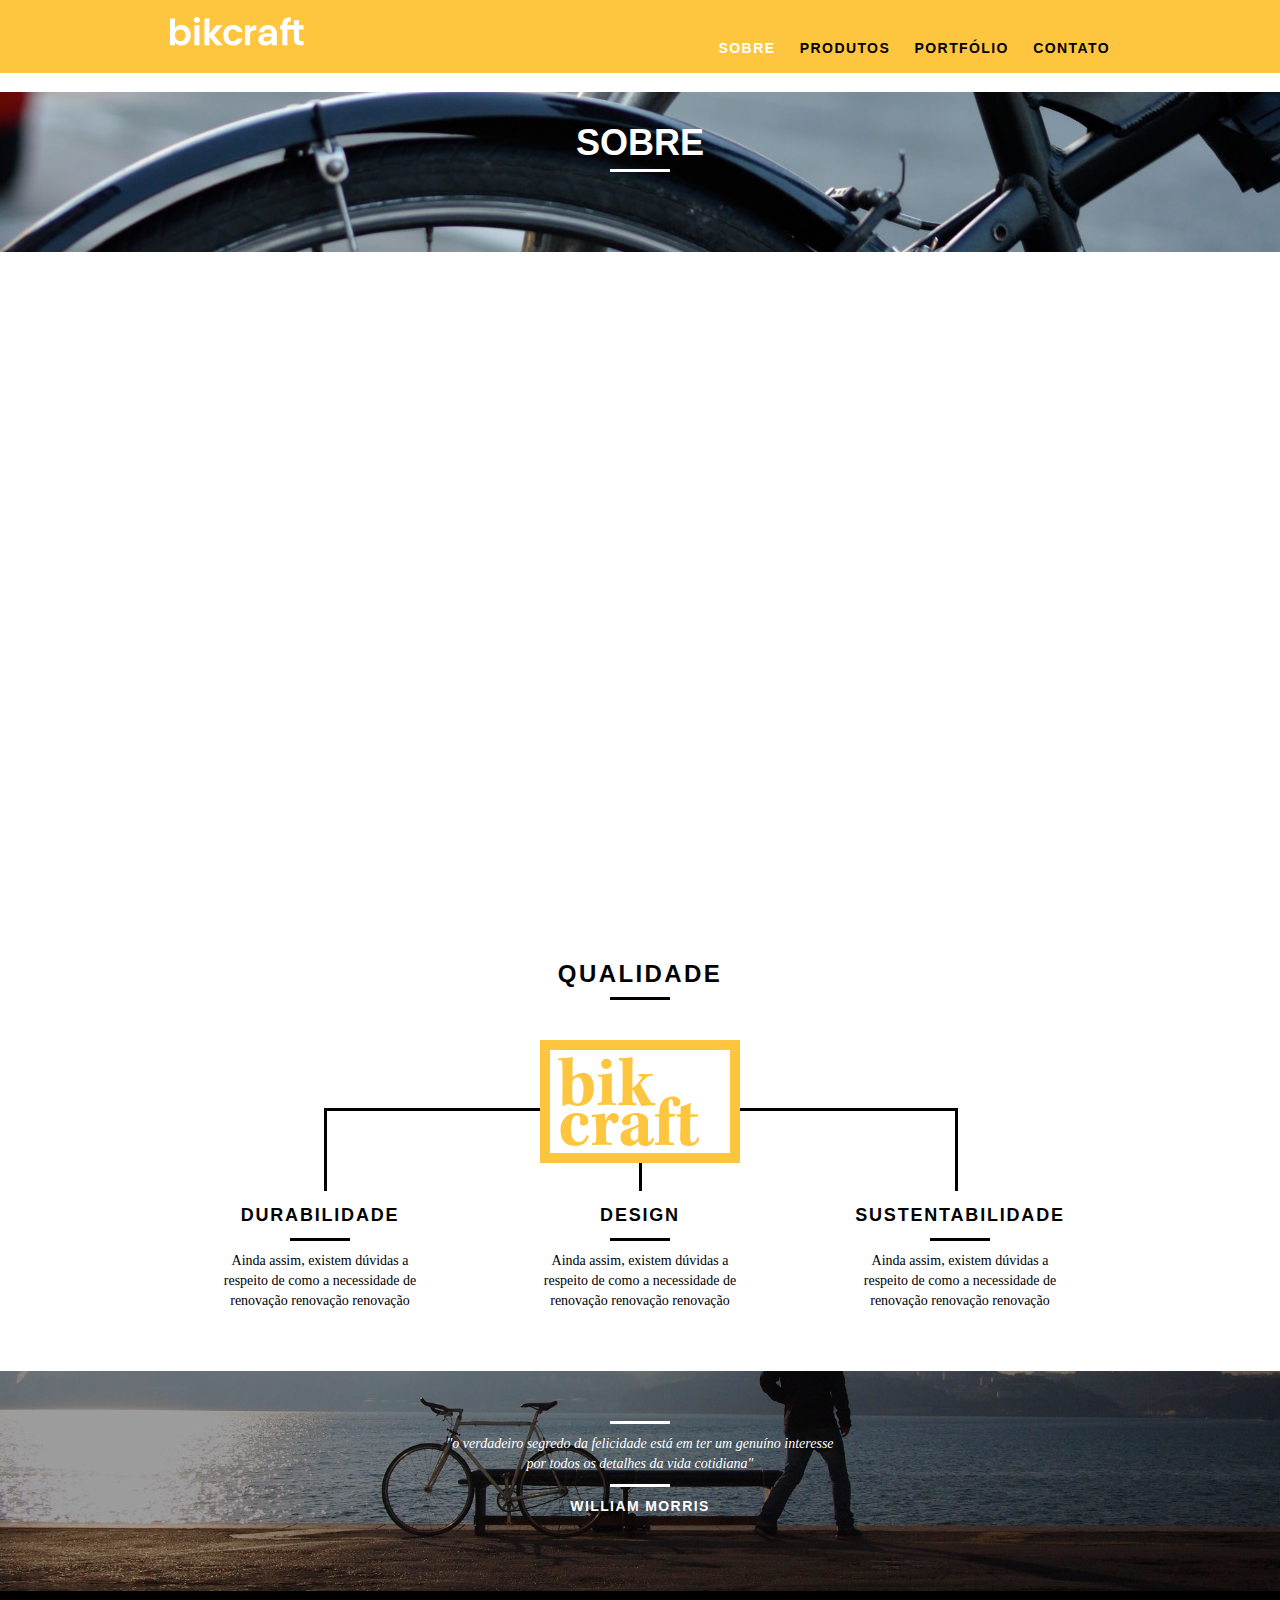
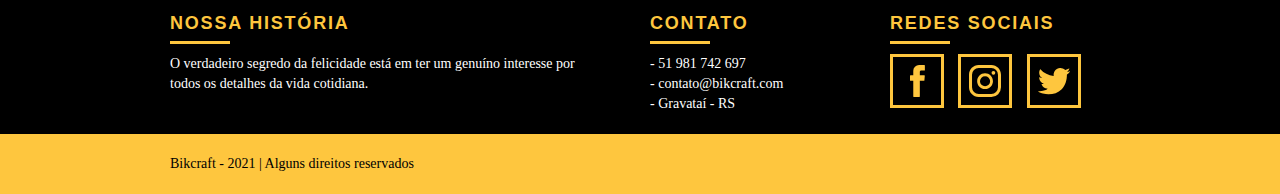
<file: sobre.html>
<!DOCTYPE html>
<html lang="pt-BR">
  <head>
    <meta charset="UTF-8" />
    <meta http-equiv="X-UA-Compatible" content="IE=edge" />
    <meta name="viewport" content="width=device-width, initial-scale=1.0" />
    <title>BikCraft - Sobre</title>

    <link rel="stylesheet" href="css/normalize.css" />
    <link rel="stylesheet" href="css/reset.css" />
    <link rel="stylesheet" href="css/grid.css" />
    <link rel="stylesheet" href="css/style.css" />
    <link rel="stylesheet" href="css/sobre.css" />
    <link rel="stylesheet" href="css/responsivo.css" />

    <!-- FAVICON -->
    <link rel="shortcut icon" href="img/favicon.ico" type="image/x-icon" />

    <script>
      document.documentElement.classList.add("js");
    </script>
  </head>

  <body>
    <!-- CABEÇALHO -->
    <header class="header">
      <div class="container">
        <a href="index.html" class="grid-4">
          <img src="img/bikcraft.svg" alt="Bikcraft" />
        </a>

        <nav class="grid-12 header_menu">
          <ul>
            <li><a href="sobre.html" class="menu-ativo">Sobre</a></li>
            <li><a href="produtos.html">Produtos</a></li>
            <li><a href="portfolio.html">Portfólio</a></li>
            <li><a href="contato.html">Contato</a></li>
          </ul>
        </nav>
      </div>
    </header>

    <!-- INTRODUÇÃO -->
    <section class="introducao-interna interna-sobre">
      <div class="container">
        <h1 data-anime="400" class="fadeInDown">Sobre</h1>
        <p data-anime="800" class="fadeInDown">conheça mais sobre a bikcraft</p>
      </div>
    </section>

    <!-- MISSÃO -->
    <section class="missao-sobre container fadeInDown" data-anime="1200">
      <div class="grid-10">
        <h2 class="subtitulo-interno">História, Missão e Visão</h2>
        <p>
          No mundo atual, a contínua expansão de nossa atividade cumpre um papel
          essencial na formulação da gestão inovadora da qual fazemos parte da
          qual fazemos parte.
        </p>

        <p>
          No mundo atual, a contínua expansão de nossa atividade cumpre um papel
          essencial na formulação da gestão inovadora da qual fazemos parte da
          qual fazemos parte.
        </p>
      </div>

      <div class="grid-6">
        <h2 class="subtitulo-interno">Valores</h2>

        <ul>
          <li>- Qualidade no processo com</li>
          <li>- Foco no cliente sem perder a</li>
          <li>- Diversão, preservando a</li>
          <li>- Natureza com sustentabilidade.</li>
        </ul>
      </div>

      <div class="grid-16 foto-equipe">
        <img src="img/equipe-bikcraft.jpg" alt="Equipe Bikcraft" />
      </div>
    </section>

    <!-- QUALIDADE -->
    <section class="qualidade container">
      <h2 class="subtitulo">Qualidade</h2>

      <img src="img/bikcraft-qualidade.svg" alt="Bikcraft" />

      <ul class="qualidade-lista">
        <li class="grid-1-3">
          <h3>Durabilidade</h3>
          <p>
            Ainda assim, existem dúvidas a respeito de como a necessidade de
            renovação renovação renovação
          </p>
        </li>

        <li class="grid-1-3">
          <h3>Design</h3>
          <p>
            Ainda assim, existem dúvidas a respeito de como a necessidade de
            renovação renovação renovação
          </p>
        </li>

        <li class="grid-1-3">
          <h3>Sustentabilidade</h3>
          <p>
            Ainda assim, existem dúvidas a respeito de como a necessidade de
            renovação renovação renovação
          </p>
        </li>
      </ul>
    </section>

    <!-- QUEBRA -->
    <section class="quebra">
      <blockquote class="quote-externo container">
        <p>
          "o verdadeiro segredo da felicidade está em ter um genuíno interesse
          por todos os detalhes da vida cotidiana"
        </p>
        <cite class="citacao">WILLIAM MORRIS</cite>
      </blockquote>
    </section>

    <!-- FOOTER -->
    <footer>
      <div class="footer">
        <div class="container">
          <div class="grid-8 footer-historia">
            <h3>Nossa História</h3>
            <p>
              O verdadeiro segredo da felicidade está em ter um genuíno
              interesse por todos os detalhes da vida cotidiana.
            </p>
          </div>

          <div class="grid-4 footer-contato">
            <h3>Contato</h3>
            <ul>
              <li>- 51 981 742 697</li>
              <li>- contato@bikcraft.com</li>
              <li>- Gravataí - RS</li>
            </ul>
          </div>

          <div class="grid-4 footer-redes">
            <h3>Redes Sociais</h3>
            <ul>
              <li>
                <a href="https://www.facebook.com" target="_blank"
                  ><img
                    src="img/redes-sociais/facebook.svg"
                    alt="Ícone Facebook"
                /></a>
              </li>

              <li>
                <a href="https://www.istagram.com" target="_blank"
                  ><img
                    src="img/redes-sociais/instagram.svg"
                    alt="Ícone Instagram"
                /></a>
              </li>

              <li>
                <a href="https://www.twitter.com" target="_blank"
                  ><img src="img/redes-sociais/twitter.svg" alt="Ícone Twitter"
                /></a>
              </li>
            </ul>
          </div>
        </div>
      </div>

      <div class="copy">
        <div class="container">
          <p class="grid-16">Bikcraft - 2021 | Alguns direitos reservados</p>
        </div>
      </div>
    </footer>

    <!-- SCRIPTS -->
    <script src="js/simple-anime.js"></script>
    <script src="js/simple-slide.js"></script>
    <script src="js/script.js"></script>
  </body>
</html>
</file>
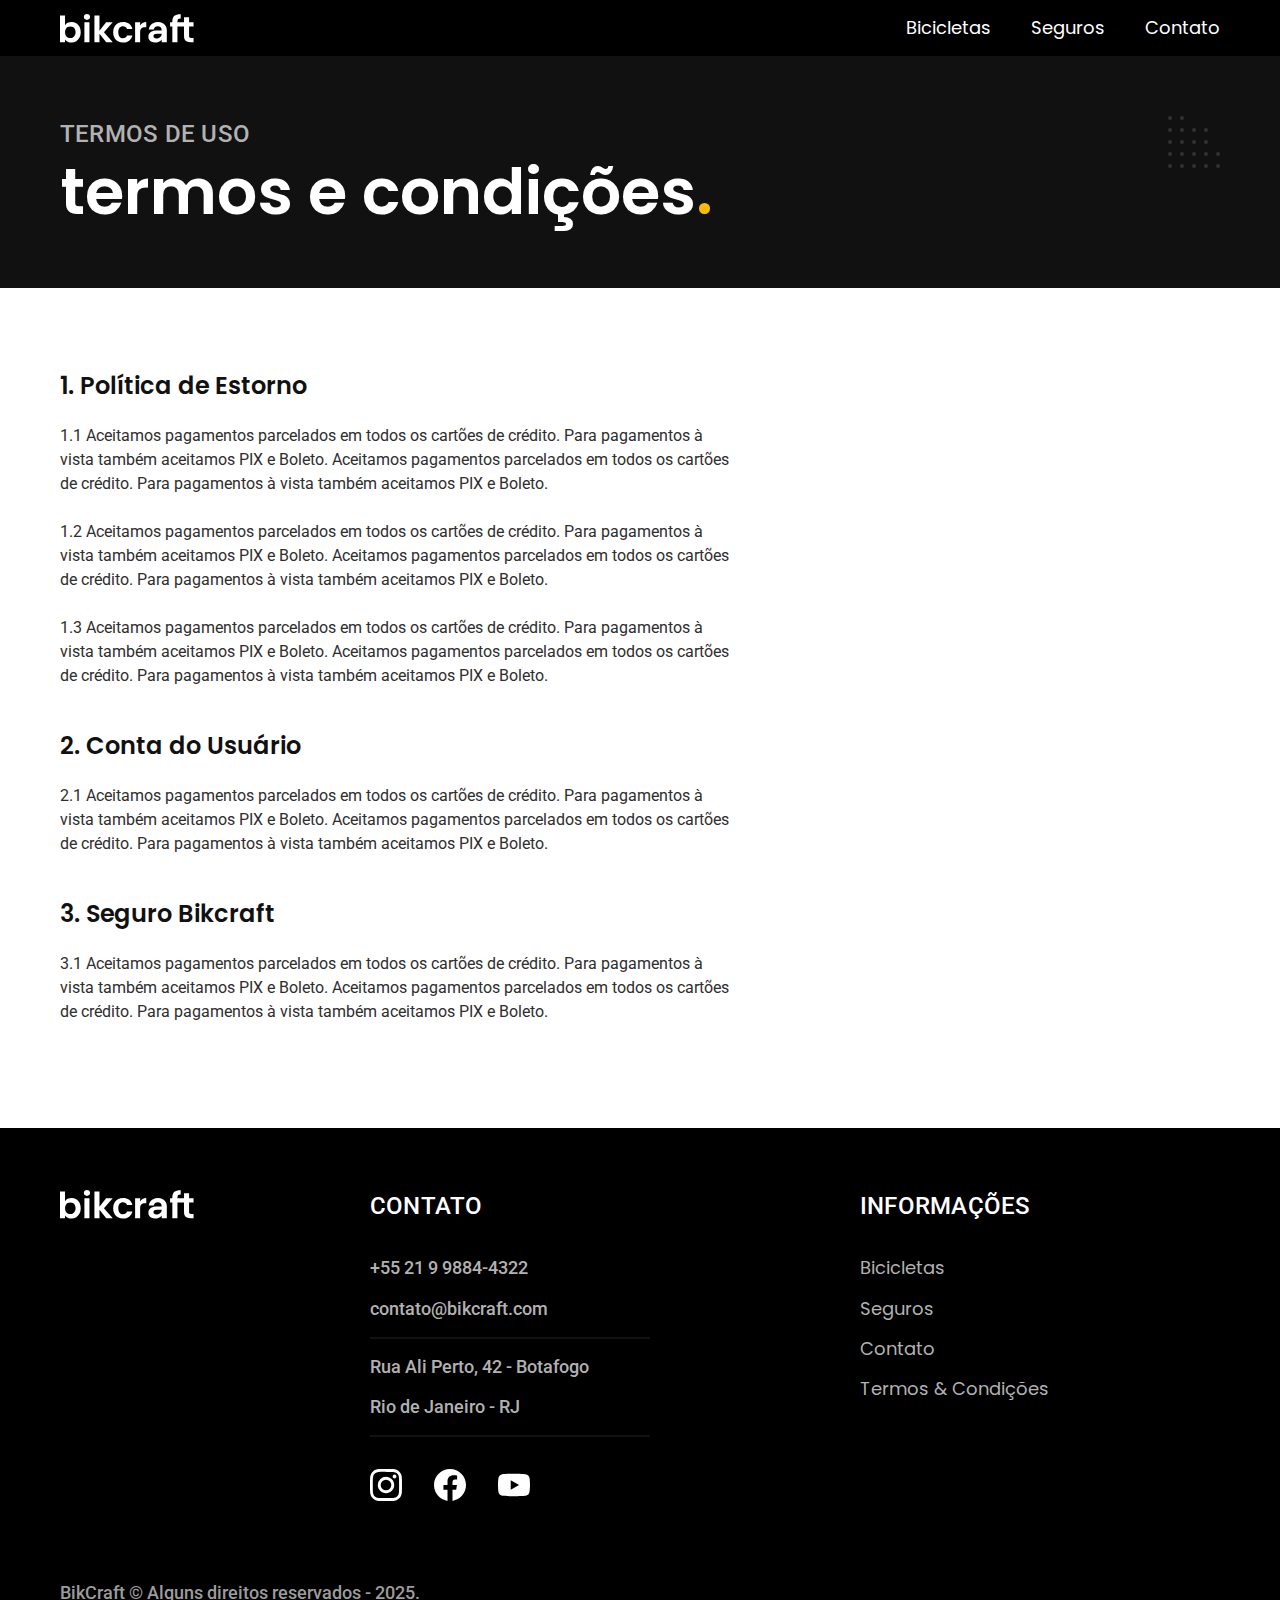
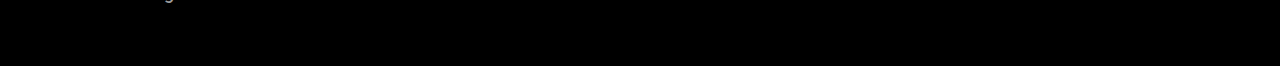
<file: termos.html>
<!DOCTYPE html>
<html lang="pt-BR">
<head>
  <meta charset="UTF-8">
  <link rel="shortcut icon" href="./img/icones/favicon.svg" type="image/x-icon">
  <link rel="preconnect" href="https://fonts.googleapis.com">
  <link rel="preconnect" href="https://fonts.gstatic.com" crossorigin>
  <meta name="viewport" content="width=device-width, initial-scale=1.0">
  <meta name="description" content="Termos e Condições">
  <link href="https://fonts.googleapis.com/css2?family=Merriweather:ital,opsz,wght@0,18..144,300..900;1,18..144,300..900&family=Poppins:ital,wght@0,100;0,200;0,300;0,400;0,500;0,600;0,700;0,800;0,900;1,100;1,200;1,300;1,400;1,500;1,600;1,700;1,800;1,900&family=Roboto:ital,wght@0,100..900;1,100..900&display=swap" rel="stylesheet">
  <title>Termos & Condições - BikCraft</title>
  <link rel="preload" href="./css/style.min.css" as="style">
    <link rel="stylesheet" href="./css/style.min.css">
<script>document.documentElement.classList.add('js')</script>
</head>
<body id="termos">
  <header class="header-bg">
    <div class="header container">
      <a href="./"><img src="./img/bikcraft.svg" width="136" height="32" alt="BikCraft"></a>
      <nav aria-label="primaria">
        <ul class="header-menu font-1-m cor-0">
          <li><a href="./bicicletas.html">Bicicletas</a></li>
          <li><a href="./seguros.html">Seguros</a></li>
          <li><a href="./contato.html">Contato</a></li>
        </ul>
      </nav>
    </div>
  </header>

  <main>
    <div class="titulo-bg">
      <div class="titulo container">
        <p class="font-2-l-b cor-5">Termos de uso</p>
        <h1 class="font-1-xxl cor-0">termos e condições<span class="cor-p1">.</span></h1>
      </div>
    </div>

    <div class="termos font-2-s cor-10 container">
      <h2 class="font-1-l-b cor-11">1. Política de Estorno</h2>
      <p>1.1 Aceitamos pagamentos parcelados em todos os cartões de crédito. Para pagamentos à vista também aceitamos PIX e Boleto. Aceitamos pagamentos parcelados em todos os cartões de crédito. Para pagamentos à vista também aceitamos PIX e Boleto.</p>

      <p>1.2 Aceitamos pagamentos parcelados em todos os cartões de crédito. Para pagamentos à vista também aceitamos PIX e Boleto. Aceitamos pagamentos parcelados em todos os cartões de crédito. Para pagamentos à vista também aceitamos PIX e Boleto.</p>

      <p>1.3 Aceitamos pagamentos parcelados em todos os cartões de crédito. Para pagamentos à vista também aceitamos PIX e Boleto. Aceitamos pagamentos parcelados em todos os cartões de crédito. Para pagamentos à vista também aceitamos PIX e Boleto.</p>

      <h2 class="font-1-l-b cor-11">2. Conta do Usuário</h2>
      <p>2.1 Aceitamos pagamentos parcelados em todos os cartões de crédito. Para pagamentos à vista também aceitamos PIX e Boleto. Aceitamos pagamentos parcelados em todos os cartões de crédito. Para pagamentos à vista também aceitamos PIX e Boleto.</p>
      
      <h2 class="font-1-l-b cor-11">3. Seguro Bikcraft</h2>
      <p>3.1 Aceitamos pagamentos parcelados em todos os cartões de crédito. Para pagamentos à vista também aceitamos PIX e Boleto. Aceitamos pagamentos parcelados em todos os cartões de crédito. Para pagamentos à vista também aceitamos PIX e Boleto.</p>
    </div>
  </main>

  <footer class="footer-bg">
  <div class="footer container">
    <img src="./img/bikcraft.svg" width="136" height="32" alt="BikCraft">
    
    <div class="footer-contato">
      <h3 class="font-2-l-b cor-0">Contato</h3>
      <ul class="font-2-m cor-5">
        <li><a href="tel:+5521988443322">+55 21 9 9884-4322</a></li>
        <li><a href="mailto:contato@bikcraft.com">contato@bikcraft.com</a></li>
        <li>Rua Ali Perto, 42 - Botafogo</li>
        <li>Rio de Janeiro - RJ</li>
      </ul>
      
      <div class="footer-redes">
        <a href="./">
          <img src="./img/redes/instagram.svg" width="32" height="32" alt="Instagram">
        </a>
        <a href="./">
          <img src="./img/redes/facebook.svg" width="32" height="32" alt="Facebook">
        </a>
        <a href="./">
          <img src="./img/redes/youtube.svg" width="32" height="32" alt="Youtube">
        </a>
      </div>
    </div>
    
    <div class="footer-informcoes">
      <h3 class="font-2-l-b cor-0">Informações</h3>
      
      <nav>
        <ul class="font-1-m cor-5">
          <li><a href="./bicicletas.html">Bicicletas</a></li>
          <li><a href="./seguros.html">Seguros</a></li>
          <li><a href="./contato.html">Contato</a></li>
          <li><a href="./termos.html">Termos & Condições</a></li>
        </ul>
      </nav>          
    </div>
    <p class="footer-copy font-2-m cor-6">BikCraft &COPY; Alguns direitos reservados - 2025.</p>
  </div>
  </footer>
<script src="./js/script.js"></script>
  </body>
</html>
</file>
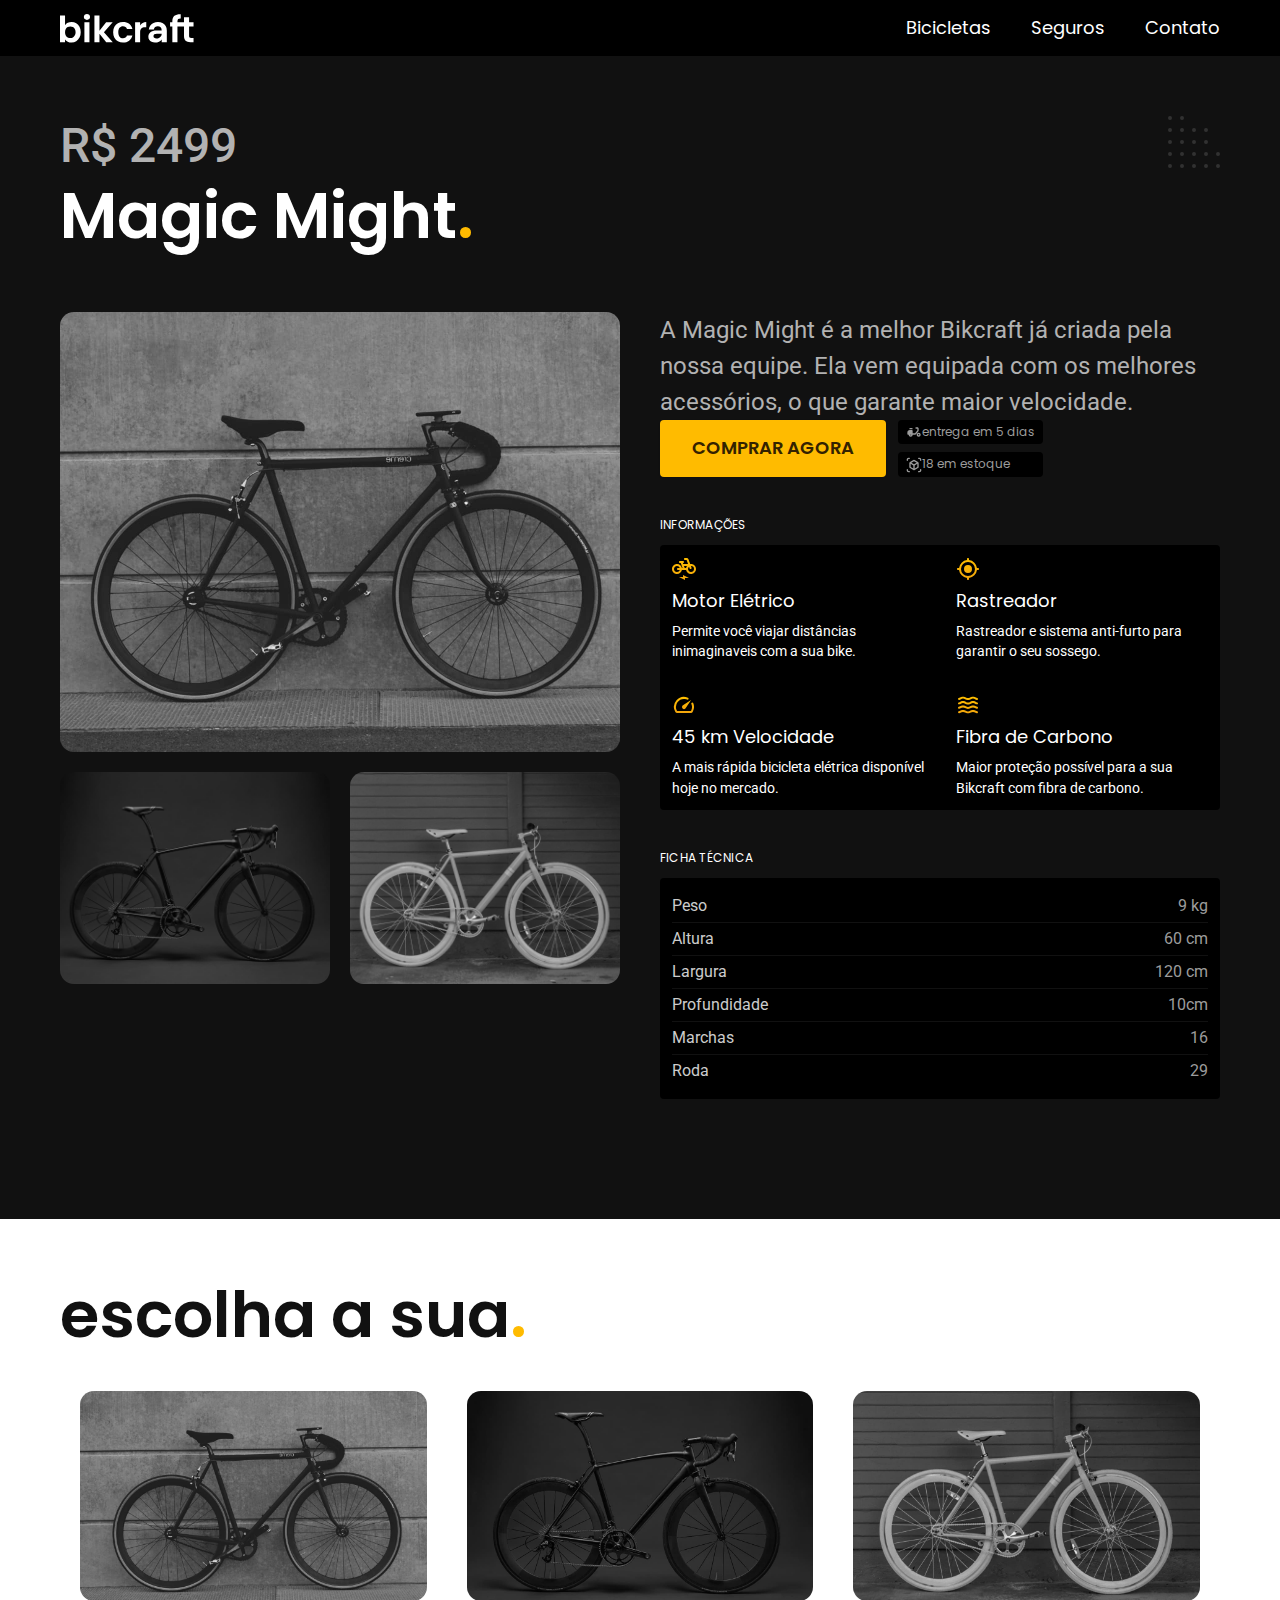
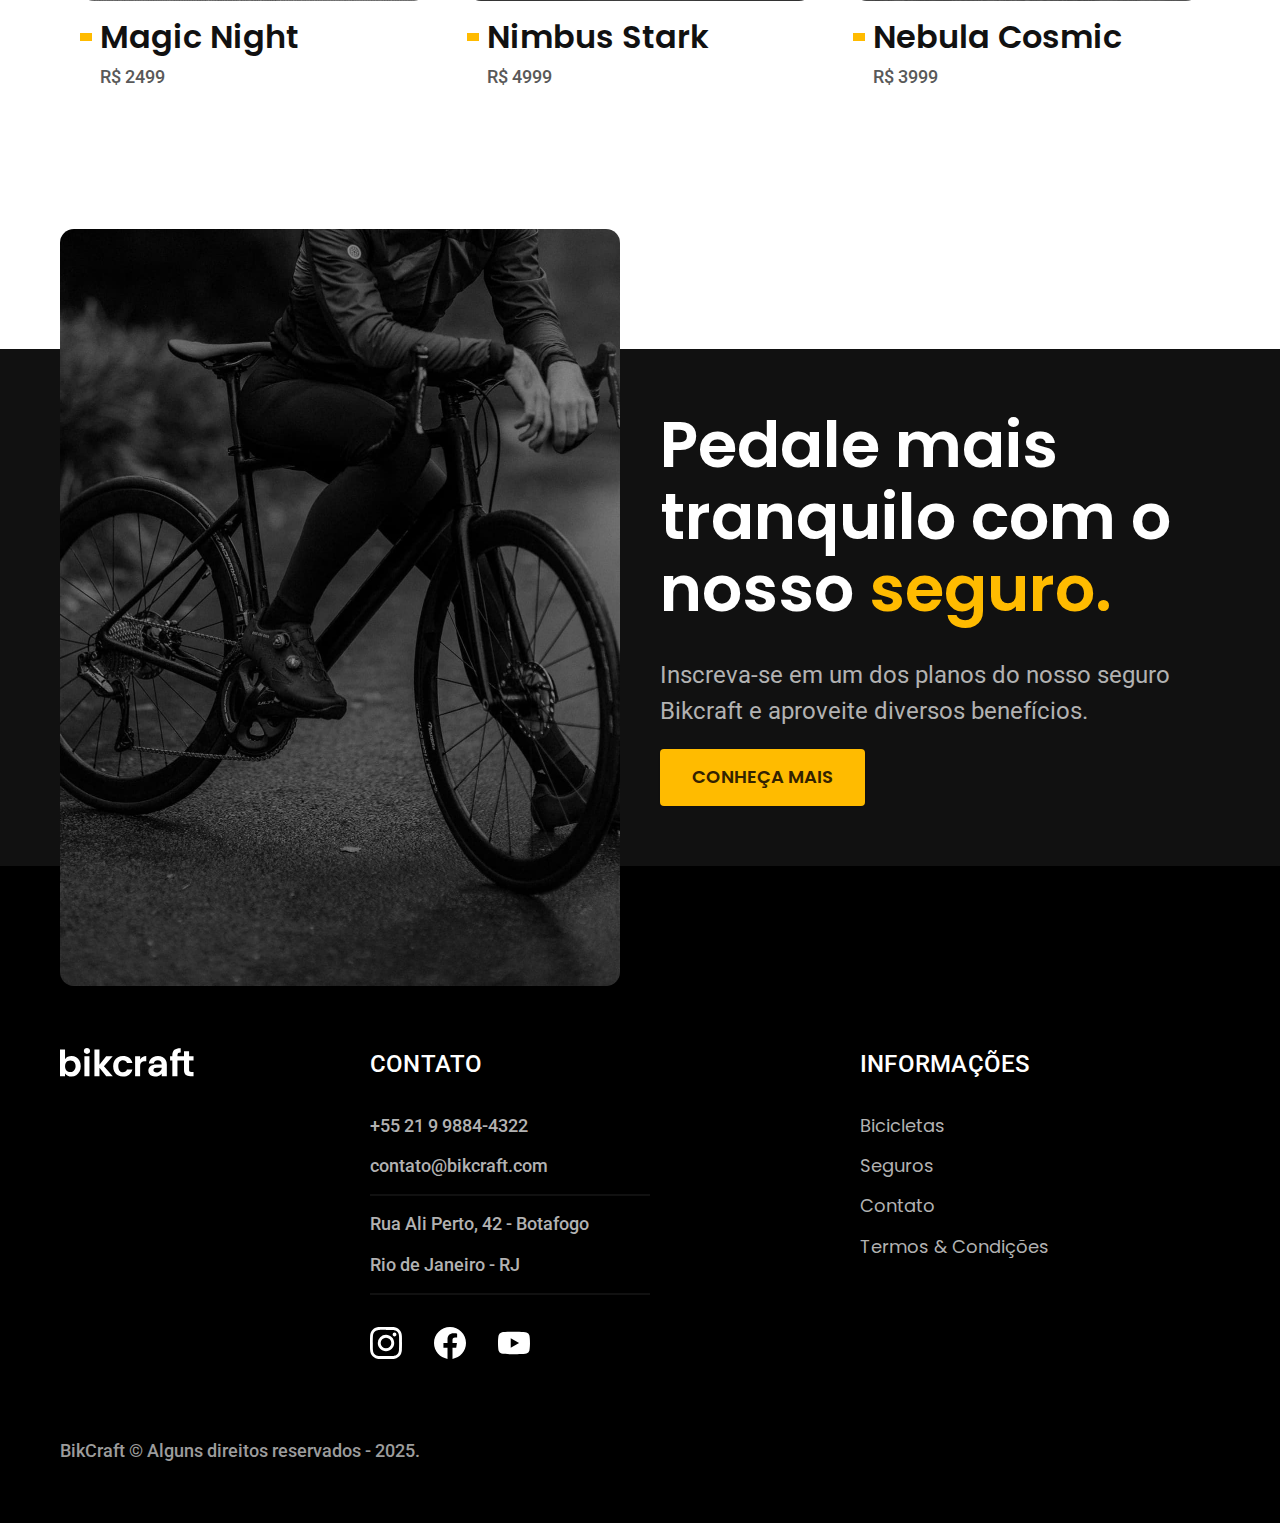
<file: bicicletas/magic.html>
<!DOCTYPE html>
<html lang="pt-BR">
  <head>
    <meta charset="UTF-8">
    <link rel="shortcut icon" href="../img/icones/favicon.svg" type="image/x-icon">
    <link rel="preconnect" href="https://fonts.googleapis.com">
    <link rel="preconnect" href="https://fonts.gstatic.com" crossorigin>
    <meta name="viewport" content="width=device-width, initial-scale=1.0">
    <meta name="description" content="Termos e Condições">
    <link href="https://fonts.googleapis.com/css2?family=Merriweather:ital,opsz,wght@0,18..144,300..900;1,18..144,300..900&family=Poppins:ital,wght@0,100;0,200;0,300;0,400;0,500;0,600;0,700;0,800;0,900;1,100;1,200;1,300;1,400;1,500;1,600;1,700;1,800;1,900&family=Roboto:ital,wght@0,100..900;1,100..900&display=swap" rel="stylesheet">
    <title>Magic Might - BikCraft</title>
    <link rel="stylesheet" href="../css/style.min.css">
  <script>document.documentElement.classList.add('js')</script>
</head>
  <body id="bicicleta">
    <header class="header-bg">
      <div class="header container">
        <a href="./"><img src="../img/bikcraft.svg" alt="BikCraft"></a>
        <nav aria-label="primaria">
          <ul class="header-menu font-1-m cor-0">
            <li><a href="../bicicletas.html">Bicicletas</a></li>
            <li><a href="../seguros.html">Seguros</a></li>
            <li><a href="../contato.html">Contato</a></li>
          </ul>
        </nav>
      </div>
    </header>

    <main class="titulo-bg">
      <div>
        <div class="titulo container">
          <p class="font-2-xl cor-5">R$ 2499</p>
          <h1 class="font-1-xxl cor-0">Magic Might<span class="cor-p1">.</span></h1>
        </div>
      </div>

      <div class="bicicleta container">
        <div class="bicicleta-imagens">
          <img src="../img/bicicleta/nimbus2.jpg" alt="Bicicleta 1">
          <img src="../img/bicicleta/nimbus1.jpg" alt="Bicicleta 2">
          <img src="../img/bicicleta/nimbus3.jpg" alt="Bicicleta 3">
        </div>

        <div class="bicicleta-conteudo">
          <p class="font-2-l cor-5">A Magic Might é a melhor Bikcraft já criada pela nossa equipe. Ela vem equipada com os melhores acessórios, o que garante maior velocidade.</p>
          <div class="bicicleta-comprar">
            <a class="botao" href="../orcamento.html?tipo=bikcraft&produto=magic">Comprar Agora</a>
            <span class="font-1-xs cor-6"><img src="../img/icones/entrega.svg" alt="">entrega em 5 dias</span>
            <span class="font-1-xs cor-6"><img src="../img/icones/estoque.svg" alt="">18 em estoque</span>
          </div>
          
          <h2 class="font-1-xs cor-0">Informações</h2>
          <ul class="bicicleta-informacoes">
            <li>
              <img src="../img/icones/eletrica.svg" alt="">
              <h3 class="font-1-m cor-0">Motor Elétrico</h3>
              <p class="font-2-xs cor-0">Permite você viajar distâncias inimaginaveis com a sua bike.</p>
            </li>
            <li>
              <img src="../img/icones/rastreador.svg" alt="">
              <h3 class="font-1-m cor-0">Rastreador</h3>
              <p class="font-2-xs cor-0">Rastreador e sistema anti-furto para garantir o seu sossego.</p>
            </li>
            <li>
              <img src="../img/icones/velocidade.svg" alt="">
              <h3 class="font-1-m cor-0">45 km Velocidade</h3>
              <p class="font-2-xs cor-0">A mais rápida bicicleta elétrica disponível hoje no mercado.</p>
            </li>
            <li>
              <img src="../img/icones/carbono.svg" alt="">
              <h3 class="font-1-m cor-0">Fibra de Carbono</h3>
              <p class="font-2-xs cor-0">Maior proteção possível para a sua Bikcraft com fibra de carbono.</p>
            </li>
          </ul>
          
          <h2 class="font-1-xs cor-0">Ficha Técnica</h2>
          <ul class="bicicleta-ficha font-2-s cor-4">
            <li>Peso <span>9 kg</span></li>
            <li>Altura <span>60 cm</span></li>
            <li>Largura <span>120 cm</span></li>
            <li>Profundidade <span>10cm</span></li>
            <li>Marchas <span>16</span></li>
            <li>Roda <span>29</span></li>
          </ul>   
        </div>
      </div>   
    </main>
    
    <article class="bicicletas-lista container">
      <h2 class="font-1-xxl">escolha a sua<span class="cor-p1">.</span></h2>

      <ul>
        <li>
          <a href="./nimbus.html">
            <img src="../img/bicicletas/magic.jpg" alt="Bicicleta preta">
            <h3 class="font-1-xl">Magic Night</h3>
            <span class="font-2-m cor-8">R$ 2499</span>
          </a>
        </li>
        <li>
          <a href="./magic.html">
            <img src="../img/bicicletas/nimbus.jpg" alt="Bicicleta preta">
            <h3 class="font-1-xl">Nimbus Stark</h3>
            <span class="font-2-m cor-8">R$ 4999</span>
          </a>
        </li>
        <li>
          <a href="./nebula.html">
            <img src="../img/bicicletas/nebula.jpg" alt="Bicicleta preta">
            <h3 class="font-1-xl">Nebula Cosmic</h3>
            <span class="font-2-m cor-8">R$ 3999</span>
          </a>
        </li>
      </ul>
    </article>

    <article class="seguro-bg">
      <div class="seguro container">
        <div class="seguro-imagem">
          <img src="../img/fotos/seguros.jpg" alt="Pessoa parada em cima de uma bicicleta.">
        </div>

        <div class="seguro-conteudo">
          <h2 class="font-1-xxl cor-0">Pedale mais tranquilo com o nosso <span class="cor-p1">seguro.</span></h2>
          <p class="font-2-l cor-5">Inscreva-se em um dos planos do nosso seguro Bikcraft e aproveite diversos benefícios.</p>
          <a class="botao" href="../seguros.html">Conheça Mais</a>
        </div>
      </div>
    </article>

    <footer class="footer-bg">
        <div class="footer container">
      <img src="../img/bikcraft.svg" alt="BikCraft">
      
      <div class="footer-contato">
        <h3 class="font-2-l-b cor-0">Contato</h3>
        <ul class="font-2-m cor-5">
          <li><a href="tel:+5521988443322">+55 21 9 9884-4322</a></li>
          <li><a href="mailto:contato@bikcraft.com">contato@bikcraft.com</a></li>
          <li>Rua Ali Perto, 42 - Botafogo</li>
          <li>Rio de Janeiro - RJ</li>
        </ul>
        
        <div class="footer-redes">
          <a href="./">
            <img src="../img/redes/instagram.svg" alt="Instagram">
          </a>
          <a href="./">
            <img src="../img/redes/facebook.svg" alt="Facebook">
          </a>
          <a href="./">
            <img src="../img/redes/youtube.svg" alt="Youtube">
          </a>
        </div>
      </div>
      
      <div class="footer-informcoes">
        <h3 class="font-2-l-b cor-0">Informações</h3>
        
        <nav>
          <ul class="font-1-m cor-5">
            <li><a href="../bicicletas.html">Bicicletas</a></li>
            <li><a href="../seguros.html">Seguros</a></li>
            <li><a href="../contato.html">Contato</a></li>
            <li><a href="../termos.html">Termos & Condições</a></li>
          </ul>
        </nav>          
      </div>
      <p class="footer-copy font-2-m cor-6">BikCraft &COPY; Alguns direitos reservados - 2025.</p>
    </div>
    </footer>
      <script src="../js/script.js"></script>
  </body>
</html>
</file>
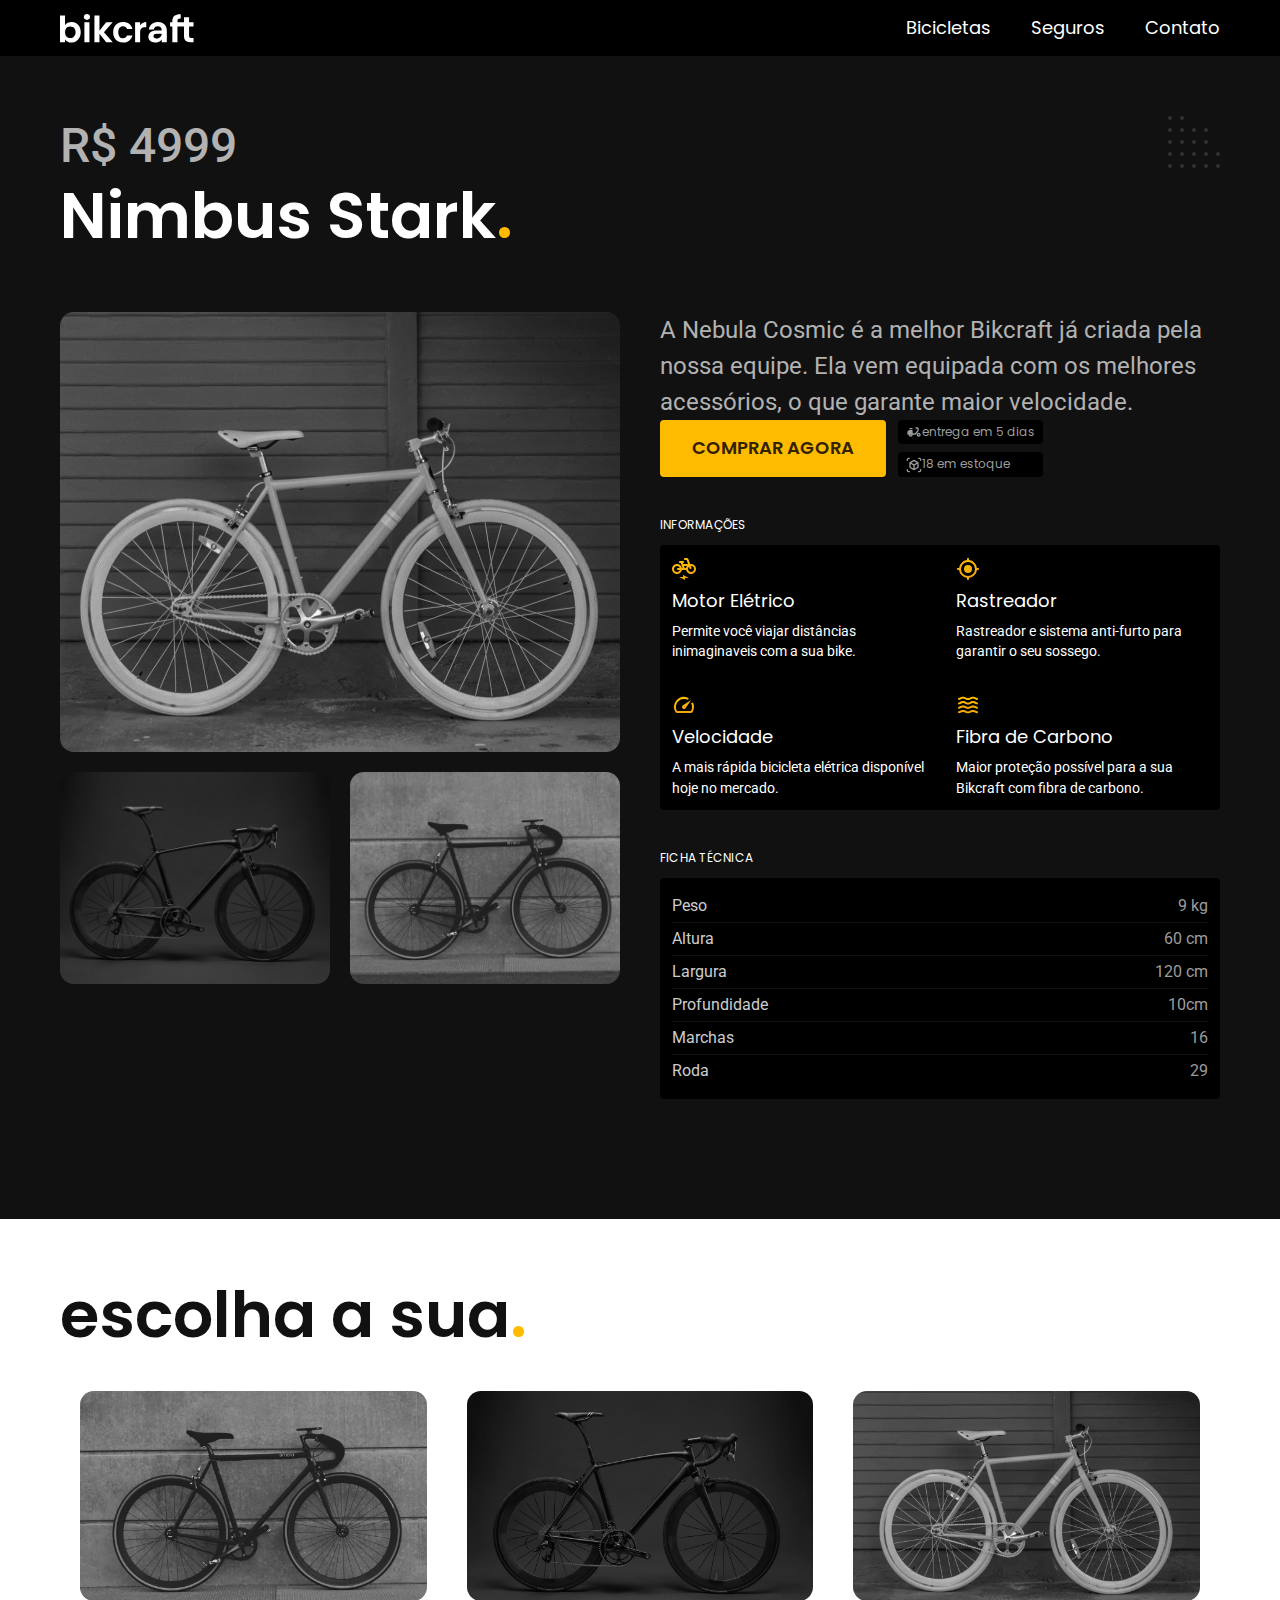
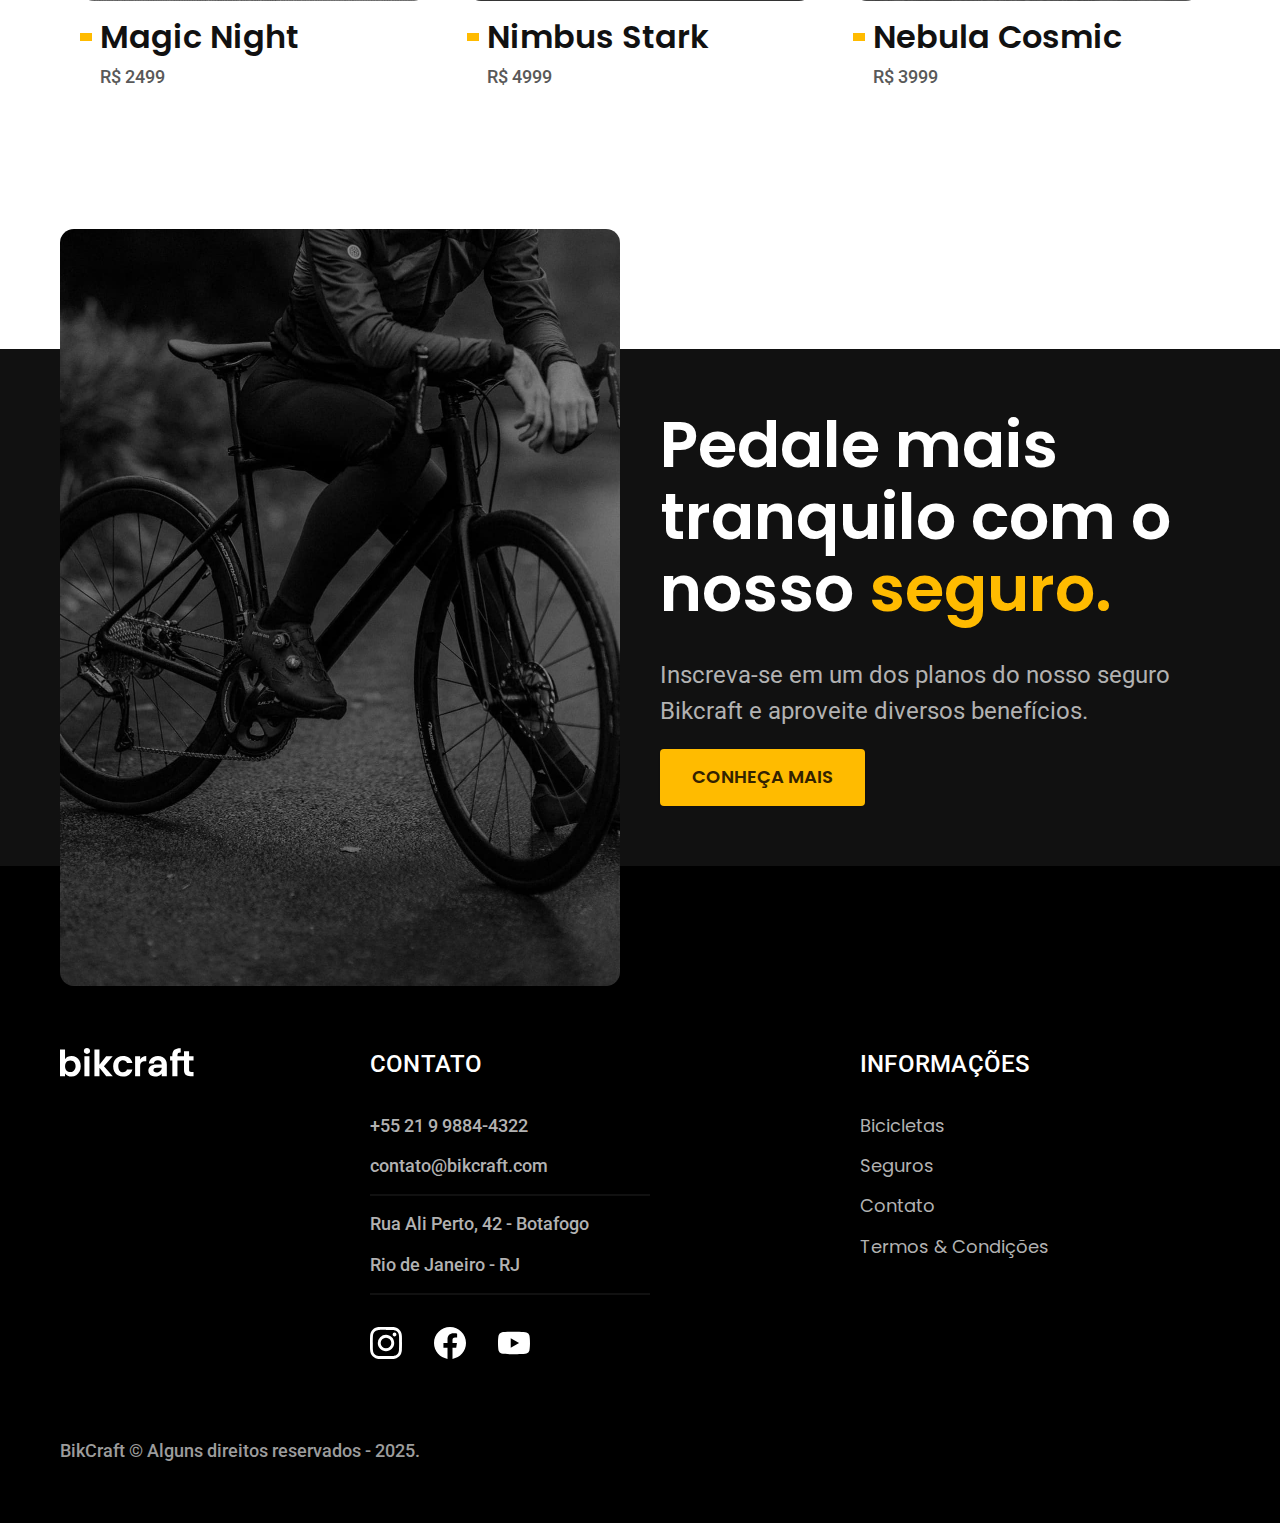
<file: bicicletas/nebula.html>
<!DOCTYPE html>
<html lang="pt-BR">
  <head>
    <meta charset="UTF-8">
    <link rel="shortcut icon" href="../img/icones/favicon.svg" type="image/x-icon">
    <link rel="preconnect" href="https://fonts.googleapis.com">
    <link rel="preconnect" href="https://fonts.gstatic.com" crossorigin>
    <meta name="viewport" content="width=device-width, initial-scale=1.0">
    <meta name="description" content="Termos e Condições">
    <link href="https://fonts.googleapis.com/css2?family=Merriweather:ital,opsz,wght@0,18..144,300..900;1,18..144,300..900&family=Poppins:ital,wght@0,100;0,200;0,300;0,400;0,500;0,600;0,700;0,800;0,900;1,100;1,200;1,300;1,400;1,500;1,600;1,700;1,800;1,900&family=Roboto:ital,wght@0,100..900;1,100..900&display=swap" rel="stylesheet">
    <title>Nebula Cosmic - BikCraft</title>
    <link rel="stylesheet" href="../css/style.min.css">
  <script>document.documentElement.classList.add('js')</script>
</head>
  <body id="bicicleta">
    <header class="header-bg">
      <div class="header container">
        <a href="./"><img src="../img/bikcraft.svg" alt="BikCraft"></a>
        <nav aria-label="primaria">
          <ul class="header-menu font-1-m cor-0">
            <li><a href="../bicicletas.html">Bicicletas</a></li>
            <li><a href="../seguros.html">Seguros</a></li>
            <li><a href="../contato.html">Contato</a></li>
          </ul>
        </nav>
      </div>
    </header>

    <main class="titulo-bg">
      <div>
        <div class="titulo container">
          <p class="font-2-xl cor-5">R$ 4999</p>
          <h1 class="font-1-xxl cor-0">Nimbus Stark<span class="cor-p1">.</span></h1>
        </div>
      </div>

      <div class="bicicleta container">
        <div class="bicicleta-imagens">
          <img src="../img/bicicleta/nimbus3.jpg" alt="Bicicleta 1">
          <img src="../img/bicicleta/nimbus1.jpg" alt="Bicicleta 2">
          <img src="../img/bicicleta/nimbus2.jpg" alt="Bicicleta 3">
        </div>

        <div class="bicicleta-conteudo">
          <p class="font-2-l cor-5">A Nebula Cosmic é a melhor Bikcraft já criada pela nossa equipe. Ela vem equipada com os melhores acessórios, o que garante maior velocidade.</p>
          <div class="bicicleta-comprar">
            <a class="botao" href="../orcamento.html?tipo=bikcraft&produto=nebula">Comprar Agora</a>
            <span class="font-1-xs cor-6"><img src="../img/icones/entrega.svg" alt="">entrega em 5 dias</span>
            <span class="font-1-xs cor-6"><img src="../img/icones/estoque.svg" alt="">18 em estoque</span>
          </div>
          
          <h2 class="font-1-xs cor-0">Informações</h2>
          <ul class="bicicleta-informacoes">
            <li>
              <img src="../img/icones/eletrica.svg" alt="">
              <h3 class="font-1-m cor-0">Motor Elétrico</h3>
              <p class="font-2-xs cor-0">Permite você viajar distâncias inimaginaveis com a sua bike.</p>
            </li>
            <li>
              <img src="../img/icones/rastreador.svg" alt="">
              <h3 class="font-1-m cor-0">Rastreador</h3>
              <p class="font-2-xs cor-0">Rastreador e sistema anti-furto para garantir o seu sossego.</p>
            </li>
            <li>
              <img src="../img/icones/velocidade.svg" alt="">
              <h3 class="font-1-m cor-0"50 km/h>Velocidade</h3>
              <p class="font-2-xs cor-0">A mais rápida bicicleta elétrica disponível hoje no mercado.</p>
            </li>
            <li>
              <img src="../img/icones/carbono.svg" alt="">
              <h3 class="font-1-m cor-0">Fibra de Carbono</h3>
              <p class="font-2-xs cor-0">Maior proteção possível para a sua Bikcraft com fibra de carbono.</p>
            </li>
          </ul>
          
          <h2 class="font-1-xs cor-0">Ficha Técnica</h2>
          <ul class="bicicleta-ficha font-2-s cor-4">
            <li>Peso <span>9 kg</span></li>
            <li>Altura <span>60 cm</span></li>
            <li>Largura <span>120 cm</span></li>
            <li>Profundidade <span>10cm</span></li>
            <li>Marchas <span>16</span></li>
            <li>Roda <span>29</span></li>
          </ul>   
        </div>
      </div>   
    </main>
    
    <article class="bicicletas-lista container">
      <h2 class="font-1-xxl">escolha a sua<span class="cor-p1">.</span></h2>

      <ul>
        <li>
          <a href="./nimbus.html">
            <img src="../img/bicicletas/magic.jpg" alt="Bicicleta preta">
            <h3 class="font-1-xl">Magic Night</h3>
            <span class="font-2-m cor-8">R$ 2499</span>
          </a>
        </li>
        <li>
          <a href="./magic.html">
            <img src="../img/bicicletas/nimbus.jpg" alt="Bicicleta preta">
            <h3 class="font-1-xl">Nimbus Stark</h3>
            <span class="font-2-m cor-8">R$ 4999</span>
          </a>
        </li>
        <li>
          <a href="./nebula.html">
            <img src="../img/bicicletas/nebula.jpg" alt="Bicicleta preta">
            <h3 class="font-1-xl">Nebula Cosmic</h3>
            <span class="font-2-m cor-8">R$ 3999</span>
          </a>
        </li>
      </ul>
    </article>

    <article class="seguro-bg">
      <div class="seguro container">
        <div class="seguro-imagem">
          <img src="../img/fotos/seguros.jpg" alt="Pessoa parada em cima de uma bicicleta.">
        </div>

        <div class="seguro-conteudo">
          <h2 class="font-1-xxl cor-0">Pedale mais tranquilo com o nosso <span class="cor-p1">seguro.</span></h2>
          <p class="font-2-l cor-5">Inscreva-se em um dos planos do nosso seguro Bikcraft e aproveite diversos benefícios.</p>
          <a class="botao" href="../seguros.html">Conheça Mais</a>
        </div>
      </div>
    </article>

    <footer class="footer-bg">
        <div class="footer container">
      <img src="../img/bikcraft.svg" alt="BikCraft">
      
      <div class="footer-contato">
        <h3 class="font-2-l-b cor-0">Contato</h3>
        <ul class="font-2-m cor-5">
          <li><a href="tel:+5521988443322">+55 21 9 9884-4322</a></li>
          <li><a href="mailto:contato@bikcraft.com">contato@bikcraft.com</a></li>
          <li>Rua Ali Perto, 42 - Botafogo</li>
          <li>Rio de Janeiro - RJ</li>
        </ul>
        
        <div class="footer-redes">
          <a href="./">
            <img src="../img/redes/instagram.svg" alt="Instagram">
          </a>
          <a href="./">
            <img src="../img/redes/facebook.svg" alt="Facebook">
          </a>
          <a href="./">
            <img src="../img/redes/youtube.svg" alt="Youtube">
          </a>
        </div>
      </div>
      
      <div class="footer-informcoes">
        <h3 class="font-2-l-b cor-0">Informações</h3>
        
        <nav>
          <ul class="font-1-m cor-5">
            <li><a href="../bicicletas.html">Bicicletas</a></li>
            <li><a href="../seguros.html">Seguros</a></li>
            <li><a href="../contato.html">Contato</a></li>
            <li><a href="../termos.html">Termos & Condições</a></li>
          </ul>
        </nav>          
      </div>
      <p class="footer-copy font-2-m cor-6">BikCraft &COPY; Alguns direitos reservados - 2025.</p>
    </div>
    </footer>
    <script src="../js/script.js"></script>
  </body>
</html>
</file>
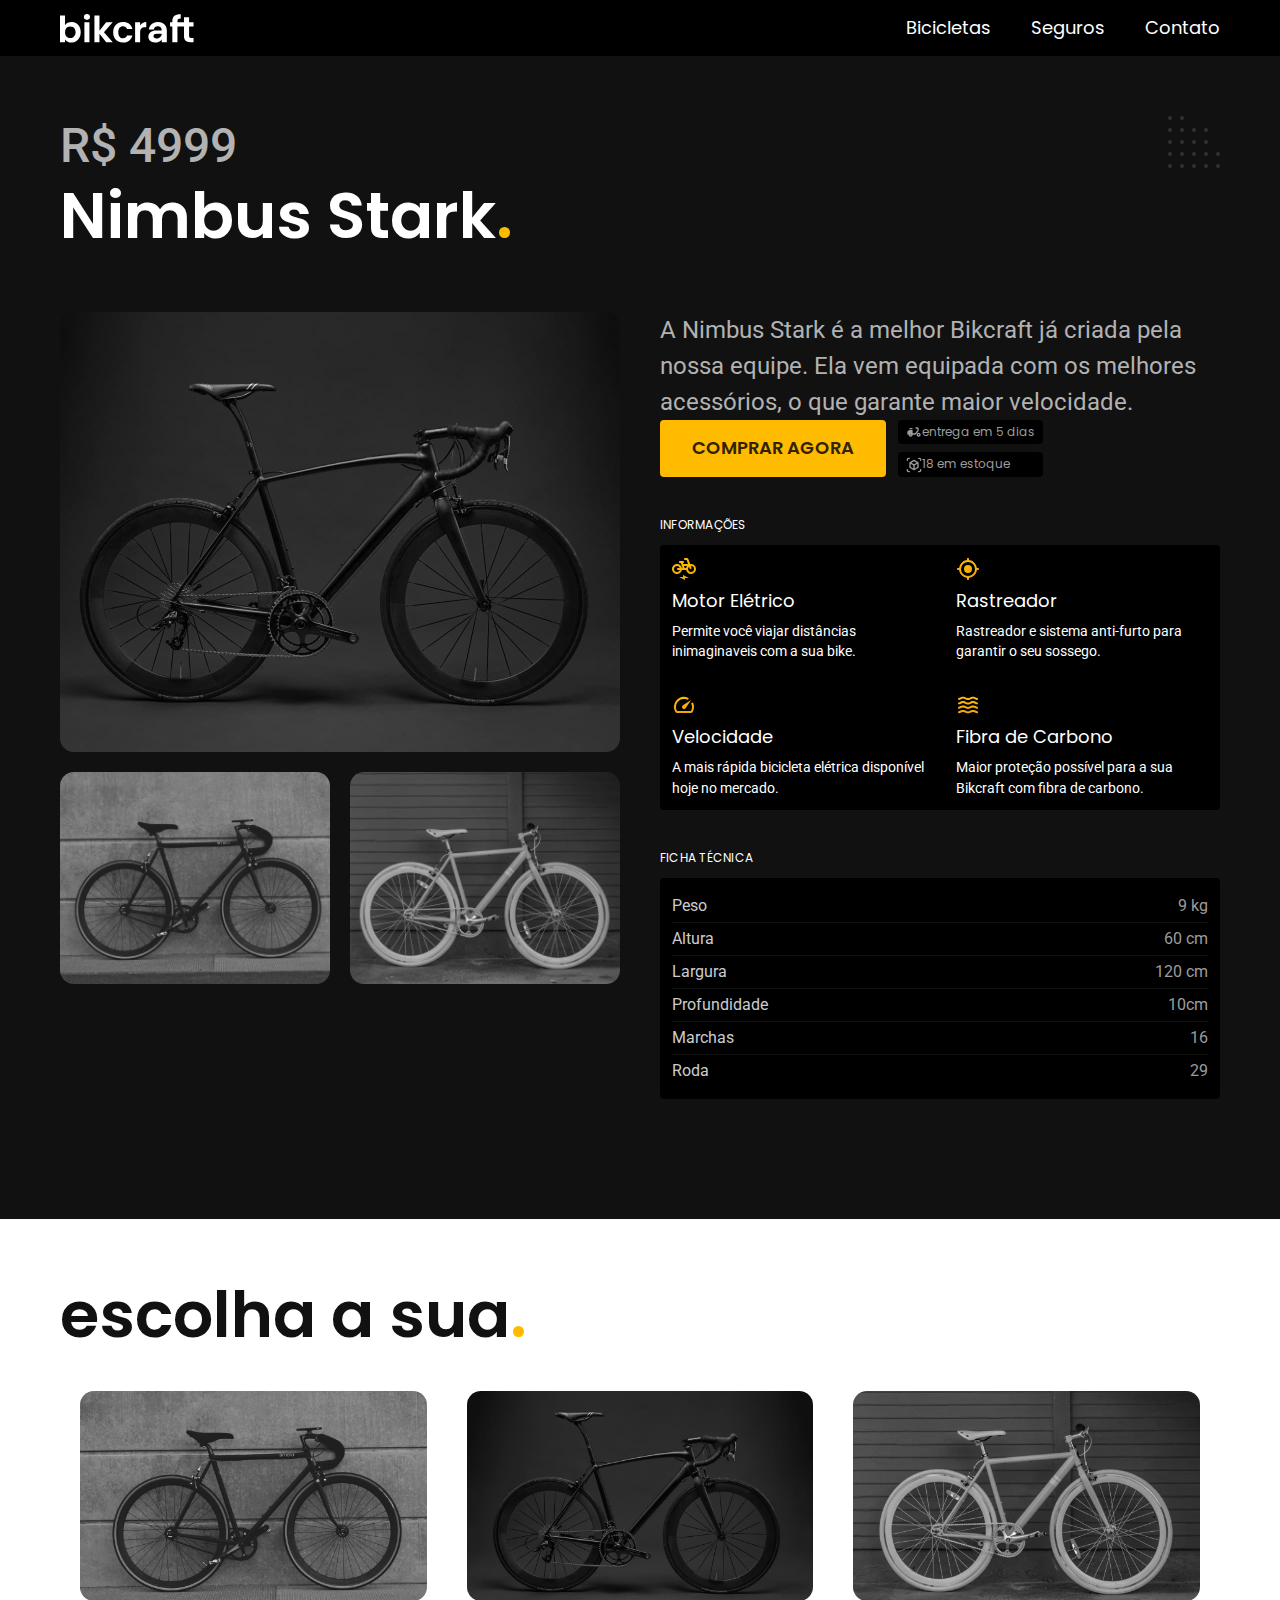
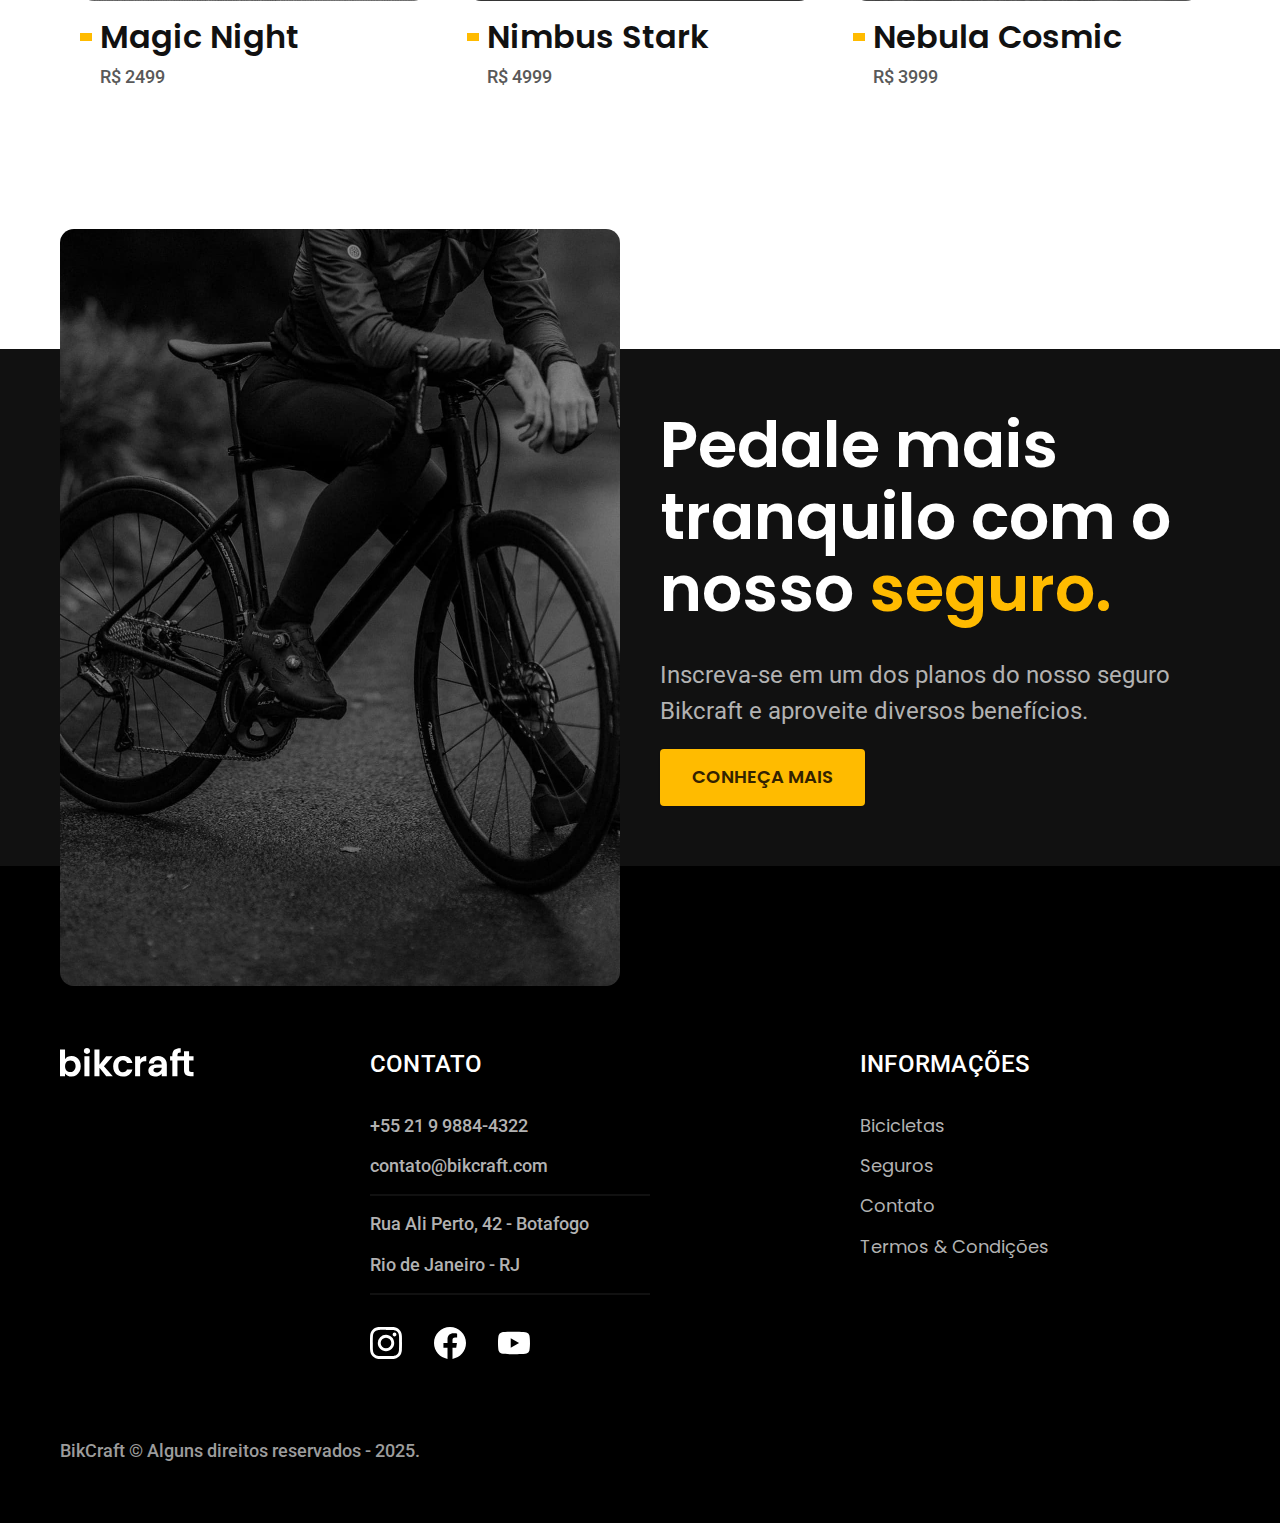
<file: bicicletas/nimbus.html>
<!DOCTYPE html>
<html lang="pt-BR">
  <head>
    <meta charset="UTF-8">
    <link rel="shortcut icon" href="../img/icones/favicon.svg" type="image/x-icon">
    <link rel="preconnect" href="https://fonts.googleapis.com">
    <link rel="preconnect" href="https://fonts.gstatic.com" crossorigin>
    <meta name="viewport" content="width=device-width, initial-scale=1.0">
    <meta name="description" content="Termos e Condições">
    <link href="https://fonts.googleapis.com/css2?family=Merriweather:ital,opsz,wght@0,18..144,300..900;1,18..144,300..900&family=Poppins:ital,wght@0,100;0,200;0,300;0,400;0,500;0,600;0,700;0,800;0,900;1,100;1,200;1,300;1,400;1,500;1,600;1,700;1,800;1,900&family=Roboto:ital,wght@0,100..900;1,100..900&display=swap" rel="stylesheet">
    <title>Nimbus Stark - BikCraft</title>
    <link rel="stylesheet" href="../css/style.min.css">
  <script>document.documentElement.classList.add('js')</script>
</head>
  <body id="bicicleta">
    <header class="header-bg">
      <div class="header container">
        <a href="./"><img src="../img/bikcraft.svg" alt="BikCraft"></a>
        <nav aria-label="primaria">
          <ul class="header-menu font-1-m cor-0">
            <li><a href="../bicicletas.html">Bicicletas</a></li>
            <li><a href="../seguros.html">Seguros</a></li>
            <li><a href="../contato.html">Contato</a></li>
          </ul>
        </nav>
      </div>
    </header>

    <main class="titulo-bg">
      <div>
        <div class="titulo container">
          <p class="font-2-xl cor-5">R$ 4999</p>
          <h1 class="font-1-xxl cor-0">Nimbus Stark<span class="cor-p1">.</span></h1>
        </div>
      </div>

      <div class="bicicleta container">
        <div class="bicicleta-imagens">
          <img src="../img/bicicleta/nimbus1.jpg" alt="Bicicleta 1">
          <img src="../img/bicicleta/nimbus2.jpg" alt="Bicicleta 2">
          <img src="../img/bicicleta/nimbus3.jpg" alt="Bicicleta 3">
        </div>

        <div class="bicicleta-conteudo">
          <p class="font-2-l cor-5">A Nimbus Stark é a melhor Bikcraft já criada pela nossa equipe. Ela vem equipada com os melhores acessórios, o que garante maior velocidade.</p>
          <div class="bicicleta-comprar">
            <a class="botao" href="../orcamento.html?tipo=bikcraft&produto=nimbus">Comprar Agora</a>
            <span class="font-1-xs cor-6"><img src="../img/icones/entrega.svg" alt="">entrega em 5 dias</span>
            <span class="font-1-xs cor-6"><img src="../img/icones/estoque.svg" alt="">18 em estoque</span>
          </div>
          
          <h2 class="font-1-xs cor-0">Informações</h2>
          <ul class="bicicleta-informacoes">
            <li>
              <img src="../img/icones/eletrica.svg" alt="">
              <h3 class="font-1-m cor-0">Motor Elétrico</h3>
              <p class="font-2-xs cor-0">Permite você viajar distâncias inimaginaveis com a sua bike.</p>
            </li>
            <li>
              <img src="../img/icones/rastreador.svg" alt="">
              <h3 class="font-1-m cor-0">Rastreador</h3>
              <p class="font-2-xs cor-0">Rastreador e sistema anti-furto para garantir o seu sossego.</p>
            </li>
            <li>
              <img src="../img/icones/velocidade.svg" alt="">
              <h3 class="font-1-m cor-0"50 km/h>Velocidade</h3>
              <p class="font-2-xs cor-0">A mais rápida bicicleta elétrica disponível hoje no mercado.</p>
            </li>
            <li>
              <img src="../img/icones/carbono.svg" alt="">
              <h3 class="font-1-m cor-0">Fibra de Carbono</h3>
              <p class="font-2-xs cor-0">Maior proteção possível para a sua Bikcraft com fibra de carbono.</p>
            </li>
          </ul>
          
          <h2 class="font-1-xs cor-0">Ficha Técnica</h2>
          <ul class="bicicleta-ficha font-2-s cor-4">
            <li>Peso <span>9 kg</span></li>
            <li>Altura <span>60 cm</span></li>
            <li>Largura <span>120 cm</span></li>
            <li>Profundidade <span>10cm</span></li>
            <li>Marchas <span>16</span></li>
            <li>Roda <span>29</span></li>
          </ul>   
        </div>
      </div>   
    </main>
    
    <article class="bicicletas-lista container">
      <h2 class="font-1-xxl">escolha a sua<span class="cor-p1">.</span></h2>

      <ul>
        <li>
          <a href="./nimbus.html">
            <img src="../img/bicicletas/magic.jpg" alt="Bicicleta preta">
            <h3 class="font-1-xl">Magic Night</h3>
            <span class="font-2-m cor-8">R$ 2499</span>
          </a>
        </li>
        <li>
          <a href="./magic.html">
            <img src="../img/bicicletas/nimbus.jpg" alt="Bicicleta preta">
            <h3 class="font-1-xl">Nimbus Stark</h3>
            <span class="font-2-m cor-8">R$ 4999</span>
          </a>
        </li>
        <li>
          <a href="./nebula.html">
            <img src="../img/bicicletas/nebula.jpg" alt="Bicicleta preta">
            <h3 class="font-1-xl">Nebula Cosmic</h3>
            <span class="font-2-m cor-8">R$ 3999</span>
          </a>
        </li>
      </ul>
    </article>

    <article class="seguro-bg">
      <div class="seguro container">
        <div class="seguro-imagem">
          <img src="../img/fotos/seguros.jpg" alt="Pessoa parada em cima de uma bicicleta.">
        </div>

        <div class="seguro-conteudo">
          <h2 class="font-1-xxl cor-0">Pedale mais tranquilo com o nosso <span class="cor-p1">seguro.</span></h2>
          <p class="font-2-l cor-5">Inscreva-se em um dos planos do nosso seguro Bikcraft e aproveite diversos benefícios.</p>
          <a class="botao" href="../seguros.html">Conheça Mais</a>
        </div>
      </div>
    </article>

    <footer class="footer-bg">
        <div class="footer container">
      <img src="../img/bikcraft.svg" alt="BikCraft">
      
      <div class="footer-contato">
        <h3 class="font-2-l-b cor-0">Contato</h3>
        <ul class="font-2-m cor-5">
          <li><a href="tel:+5521988443322">+55 21 9 9884-4322</a></li>
          <li><a href="mailto:contato@bikcraft.com">contato@bikcraft.com</a></li>
          <li>Rua Ali Perto, 42 - Botafogo</li>
          <li>Rio de Janeiro - RJ</li>
        </ul>
        
        <div class="footer-redes">
          <a href="./">
            <img src="../img/redes/instagram.svg" alt="Instagram">
          </a>
          <a href="./">
            <img src="../img/redes/facebook.svg" alt="Facebook">
          </a>
          <a href="./">
            <img src="../img/redes/youtube.svg" alt="Youtube">
          </a>
        </div>
      </div>
      
      <div class="footer-informcoes">
        <h3 class="font-2-l-b cor-0">Informações</h3>
        
        <nav>
          <ul class="font-1-m cor-5">
            <li><a href="../bicicletas.html">Bicicletas</a></li>
            <li><a href="../seguros.html">Seguros</a></li>
            <li><a href="../contato.html">Contato</a></li>
            <li><a href="../termos.html">Termos & Condições</a></li>
          </ul>
        </nav>          
      </div>
      <p class="footer-copy font-2-m cor-6">BikCraft &COPY; Alguns direitos reservados - 2025.</p>
    </div>
    </footer>
    <script src="../js/script.js"></script>
  </body>
</html>
</file>
<file: css/style.css>
html{line-height:1.15;-webkit-text-size-adjust:100%}body{margin:0}main{display:block}h1{font-size:2em;margin:.67em 0}hr{box-sizing:content-box;height:0;overflow:visible}pre{font-family:monospace,monospace;font-size:1em}a{background-color:transparent}abbr[title]{border-bottom:none;text-decoration:underline;text-decoration:underline dotted}b,strong{font-weight:bolder}code,kbd,samp{font-family:monospace,monospace;font-size:1em}small{font-size:80%}sub,sup{font-size:75%;line-height:0;position:relative;vertical-align:baseline}sub{bottom:-.25em}sup{top:-.5em}img{border-style:none}button,input,optgroup,select,textarea{font-family:inherit;font-size:100%;line-height:1.15;margin:0}button,input{overflow:visible}button,select{text-transform:none}button,[type="button"],[type="reset"],[type="submit"]{-webkit-appearance:button}button::-moz-focus-inner,[type="button"]::-moz-focus-inner,[type="reset"]::-moz-focus-inner,[type="submit"]::-moz-focus-inner{border-style:none;padding:0}button:-moz-focusring,[type="button"]:-moz-focusring,[type="reset"]:-moz-focusring,[type="submit"]:-moz-focusring{outline:1px dotted ButtonText}fieldset{padding:.35em .75em .625em}legend{box-sizing:border-box;color:inherit;display:table;max-width:100%;padding:0;white-space:normal}progress{vertical-align:baseline}textarea{overflow:auto}[type="checkbox"],[type="radio"]{box-sizing:border-box;padding:0}[type="number"]::-webkit-inner-spin-button,[type="number"]::-webkit-outer-spin-button{height:auto}[type="search"]{-webkit-appearance:textfield;outline-offset:-2px}[type="search"]::-webkit-search-decoration{-webkit-appearance:none}::-webkit-file-upload-button{-webkit-appearance:button;font:inherit}details{display:block}summary{display:list-item}template{display:none}[hidden]{display:none}a{text-decoration:none}ol,ul{list-style:none}html,body,div,span,iframe,h1,h2,h3,h4,h5,h6,p,blockquote,a,em,img,dl,dt,dd,ol,ul,li,fieldset,form,label,legend,article,footer,header,nav,section,main{margin:0;padding:0;border:0;vertical-align:baseline}h1,h2,h3,h4,h5,h6,p,a,ul{font-size:1em;font-weight:400}*,:before,:after{-webkit-box-sizing:border-box;-moz-box-sizing:border-box;box-sizing:border-box}.container{width:960px;margin:0 auto;padding:0;position:relative}.container:after,.container:before{content:" ";display:table}.container:after{clear:both}.grid-1,.grid-2,.grid-3,.grid-4,.grid-5,.grid-6,.grid-7,.grid-8,.grid-9,.grid-10,.grid-11,.grid-12,.grid-13,.grid-14,.grid-15,.grid-16,.grid-1-3{float:left;margin-left:10px;margin-right:10px}.grid-1{width:40px}.grid-2{width:100px}.grid-3{width:160px}.grid-4{width:220px}.grid-5{width:280px}.grid-6{width:340px}.grid-7{width:400px}.grid-8{width:460px}.grid-9{width:520px}.grid-10{width:580px}.grid-11{width:640px}.grid-12{width:700px}.grid-13{width:760px}.grid-14{width:820px}.grid-15{width:880px}.grid-16{width:940px}.grid-1-3{width:300px}@media only screen and (min-width: 788px) and (max-width: 979px){.container{width:768px}.grid-1{width:28px}.grid-2{width:76px}.grid-3{width:124px}.grid-4{width:172px}.grid-5{width:220px}.grid-6{width:268px}.grid-7{width:316px}.grid-8{width:364px}.grid-9{width:412px}.grid-10{width:460px}.grid-11{width:508px}.grid-12{width:556px}.grid-13{width:604px}.grid-14{width:652px}.grid-15{width:700px}.grid-16{width:748px}.grid-1-3{width:236px}}@media only screen and (max-width: 787px){.container{width:300px}.grid-1,.grid-2,.grid-3,.grid-4,.grid-5,.grid-6,.grid-7,.grid-8,.grid-9,.grid-10,.grid-11,.grid-12,.grid-13,.grid-14,.grid-15,.grid-16,.grid-1-3{width:300px;margin:0 0 20px;float:none}}body{font-family:Arial,Helvetica,sans-serif}p{font-family:Georgia,"Times New Roman",Times,serif;font-size:14px;line-height:20px}img{display:block;max-width:100%}.btn{background:none;border:4px solid #fec63e;color:#fec63e;height:40px;font-size:14px;font-weight:700;letter-spacing:.1em;line-height:20px;padding:10px 30px;text-transform:uppercase;transition:.8s;width:140px}.btn:hover{color:#fff;border-color:#fff}.btn-preto:hover{border-color:#000;color:#000}.subtitulo{font-size:24px;line-height:30px;font-weight:700;letter-spacing:.1em;color:#000;text-transform:uppercase;text-align:center;margin-bottom:40px}.subtitulo::after{content:"";background:#000;display:block;width:60px;height:3px;margin:8px auto}.subtitulo-interno{font-size:24px;line-height:30px;font-weight:700;letter-spacing:.1em;color:#000;text-transform:uppercase;margin-bottom:20px}.subtitulo-interno::after{content:"";background:#000;display:block;width:60px;height:3px;margin:8px}.header{position:fixed;top:0;width:100%;background:#fec63e;padding:15px 0;z-index:10}.header_menu{text-align:right}.header_menu ul li{display:inline-block;margin-left:20px;margin-top:23px}.header_menu ul li a{color:#000;font-weight:700;text-transform:uppercase;letter-spacing:.1em;font-size:14px;line-height:20px;padding:10px 0}.header_menu ul li a:hover{color:#fff}.header_menu ul li a.menu-ativo{color:#fff}.introducao{width:100%;height:380px;background:url(../img/bg.jpg) no-repeat center;background-size:cover;margin-top:92px;text-align:center;padding-top:80px}.introducao h1{color:#fff;font-size:48px;font-weight:700;text-transform:uppercase}.quote-externo{color:#fff;max-width:350px;margin:0 auto;margin-bottom:40px}.quote-externo p{font-style:italic}.quote-externo p::before,.quote-externo p::after{content:"";background:#fff;display:block;width:60px;height:3px;margin:10px auto}.quote-externo cite{font-style:normal;font-size:14px;font-weight:700;letter-spacing:.1em}.introducao-interna{width:100%;margin-top:92px;height:160px;text-align:center;color:#fff;padding-top:30px}.introducao-interna h1{font-size:36px;font-weight:700;text-transform:uppercase}.introducao-interna h1::after{content:"";background:#fff;display:block;width:60px;height:3px;margin:6px auto}.produtos{padding:60px 0}.produtos-lista li{background:#fec63e;text-align:center}.produtos-lista li h3{font-weight:700;font-size:18px;line-height:25px;text-transform:uppercase;letter-spacing:.1em;margin-top:20px}.produtos-lista li h3::after{content:"";background:#000;display:block;width:60px;height:3px;margin:2px auto}.produtos-lista li p{padding:10px 20px}.produtos-icone{background:#000;padding:20px;margin:0 auto}.produtos-icone img{margin:0 auto}.apelo-acao{padding-top:40px;text-align:center;clear:both}.apelo-acao p{padding-bottom:20px}.portfolio{width:100%;background:#000;padding:40px 0}.portfolio .subtitulo{color:#fec63e}.portfolio .subtitulo::after{content:"";background:#fec63e;display:block;width:60px;height:3px;margin:2px auto}.portfolio-lista li:last-child{margin-top:20px}.portfolio .apelo-acao p{color:#fff}.qualidade{padding:60px 0}.qualidade::after{content:"";width:634px;height:83px;display:block;background:url(../img/linhas.svg) no-repeat center;position:absolute;top:209px;right:162px;z-index:-1}.qualidade img{margin:0 auto}.qualidade-lista{padding-top:20px;overflow:auto}.qualidade-lista li{text-align:center;padding:0 40px}.qualidade-lista li h3{font-weight:700;font-size:18px;line-height:25px;text-transform:uppercase;letter-spacing:.1em;margin-top:20px}.qualidade-lista li h3::after{content:"";background:#000;display:block;width:60px;height:3px;margin:10px auto}.quebra{width:100%;height:220px;background:url(../img/bg-footer.jpg) no-repeat center;background-size:cover;text-align:center;padding-top:40px}.quebra .quote-externo{max-width:400px}.footer{width:100%;background:#000;color:#fff;padding:20px 0}.footer h3{font-size:18px;font-weight:700;line-height:25px;color:#fec63e;letter-spacing:.1em;text-transform:uppercase}.footer h3::after{content:"";display:block;width:60px;height:3px;background:#fec63e;margin:5px 0 10px}.footer-historia{padding-right:40px}.footer-contato ul li{font-size:14px;line-height:20px;font-family:Georgia,"Times New Roman",Times,serif}.footer-redes ul li{display:inline-block;margin-right:10px}.footer-redes ul li a{border:3px solid #fec63e;display:block;padding:8px;transition:.8s}.footer-redes ul li a:hover{border-color:#fff}.copy{width:100%;background:#fec63e;padding:20px 0}.js [data-slide]{position:relative}.js [data-slide] > *{position:absolute;top:0;opacity:0}.js [data-slide] > .active{position:relative;opacity:1;transition:opacity 500ms;z-index:1}.js [data-slide-nav]{display:block;text-align:center;margin-top:20px}.js [data-slide-nav] > button{display:inline-block;width:12px;margin:4px;height:12px;border:none;padding:0;border-radius:6px;background:#1d1d1d;text-indent:-100px;overflow:hidden}[data-slide-nav] button.active{background:#fec63e}.js [data-anime]{opacity:0}.js .fadeInDown{transform:translate3d(0,-20px,0)}.js .anime{opacity:1;transform:none;transition:opacity 800ms,transform 800ms}.nao-aparece{visibility:hidden;position:absolute;height:0}.interna-sobre{background:url(../img/bg-sobre.jpg) no-repeat center;background-size:cover}.missao-sobre{padding-top:60px}.missao-sobre p{font-size:18px;line-height:25px;margin-bottom:1em;padding-right:60px}.missao-sobre ul li{font-family:Georgia,"Times New Roman",Times,serif;font-size:18px;line-height:30px}.foto-equipe{padding-top:20px}.interna-produtos{background:url(../img/bg-produtos.jpg) no-repeat center;background-size:cover}.produto-item{padding-top:60px}.produto-item h2{color:#fff;font-size:36px;text-transform:uppercase;font-weight:700;letter-spacing:.1em;position:relative;top:-170px;text-align:center;margin-bottom:-56px}.produto-item h2::after,.produto-item h2::before{content:"";display:block;width:60px;height:3px;background:#fff;margin:6px auto}.produto-icone{background:#000;padding:70px 0}.produto-icone img{margin:0 auto}.produto-info{background:#000}.produto-info p{color:#fff;font-size:18px;line-height:25px;padding:30px;height:180px}.produto-info ul li{background:#fec63e;text-transform:uppercase;font-size:18px;line-height:20px;font-weight:700;float:left;width:229px;height:49px;text-align:center;padding-top:16px}.produto-info ul li:nth-child(1),.produto-info ul li:nth-child(2){margin-bottom:2px}.produto-info ul li:nth-child(even){margin-left:2px}.orcamento{background:url(../img/bg-form-contato.jpg) no-repeat center;background-size:cover;height:680px;margin-top:60px}.orcamento h2{color:#fec63e;padding:40px}.orcamento h2::after{background:#fec63e}.form{padding-right:60px}.form label{color:#fff;display:block;font-family:Georgia,"Times New Roman",Times,serif;font-size:18px;font-weight:700;letter-spacing:.1em;line-height:25px;margin-bottom:5px}.form input{background:none;border:4px solid #fec63e;color:#fff;font-family:Georgia,"Times New Roman",Times,serif;font-size:15px;letter-spacing:.1em;line-height:18px;margin-bottom:15px;padding:5px 10px;outline:none;width:100%}.form textarea{background:none;border:4px solid #fec63e;color:#fff;font-family:Georgia,"Times New Roman",Times,serif;font-size:15px;height:120px;letter-spacing:.1em;line-height:18px;margin-bottom:15px;padding:5px 10px;outline:none;width:100%}form .btn-enviar{background:none;border:4px solid #fec63e;color:#fec63e;height:40px;font-size:14px;font-weight:700;letter-spacing:.1em;text-transform:uppercase;transition:.8s;width:140px}form .btn-enviar:hover{color:#fff;border-color:#fff}.orcamento-dados{color:#fff;padding-left:160px}.orcamento-dados h3{color:#fec63e;font-size:18px;font-weight:700;line-height:25px;text-transform:uppercase}.orcamento-dados span{display:block;font-family:Georgia,"Times New Roman",Times,serif;font-size:18px;line-height:25px}.orcamento-dados span:nth-of-type(2){margin-bottom:40px}.orcamento-dados ul{padding-right:20px}.orcamento-dados ul li{font-family:Georgia,"Times New Roman",Times,serif;font-size:14px;padding:7px 15px 7px 5px}.orcamento-dados ul li:nth-child(odd){background:#fec43e44}.orcamento-dados p{margin:10px 0}.interna-portfolio{background:url(../img/bg-portfolio.jpg) no-repeat center;background-size:cover}.quote-clientes{padding:40px 0;max-width:400px;margin:0 auto}.quote-clientes p{font-family:Georgia,"Times New Roman",Times,serif;font-size:18px;font-style:italic;line-height:25px;text-align:center}.quote-clientes cite{font-size:18px;font-weight:700;float:right;font-style:normal;padding:10px 20px}.interna-contato{background:url(../img/bg-contato.jpg) no-repeat center;background-size:cover}.contato{background:url(../img/bg-form-contato.jpg) no-repeat center;background-size:cover;height:900px;padding-top:60px}.form{padding-right:60px}.form label{color:#fff;display:block;font-family:Georgia,"Times New Roman",Times,serif;font-size:18px;font-weight:700;letter-spacing:.1em;line-height:25px;margin-bottom:5px}.form input{background:none;border:4px solid #fec63e;color:#fff;font-family:Georgia,"Times New Roman",Times,serif;font-size:15px;letter-spacing:.1em;line-height:18px;margin-bottom:15px;padding:5px 10px;outline:none;width:100%}.form textarea{background:none;border:4px solid #fec63e;color:#fff;font-family:Georgia,"Times New Roman",Times,serif;font-size:15px;height:120px;letter-spacing:.1em;line-height:18px;margin-bottom:15px;padding:5px 10px;outline:none;width:100%}form .btn-enviar{background:none;border:4px solid #fec63e;color:#fec63e;height:40px;font-size:14px;font-weight:700;letter-spacing:.1em;text-transform:uppercase;transition:.8s;width:140px}form .btn-enviar:hover{color:#fff;border-color:#fff}.contato-dados{color:#fff;padding-left:160px}.contato-dados h3{color:#fec63e;font-size:18px;font-weight:700;line-height:25px;text-transform:uppercase}.contato-dados span{display:block;font-family:Georgia,"Times New Roman",Times,serif;font-size:18px;line-height:25px}.contato-dados span:nth-of-type(even){margin-bottom:30px}.contato-dados ul{margin-top:10px}.contato-dados ul li{display:inline-block;margin-right:10px}.contato-dados ul li a{border:3px solid #fec63e;display:block;padding:8px;transition:.8s}.contato-dados ul li a:hover{border-color:#fff}.contato-dados ul{padding-right:20px}.mapa img{margin-top:30px}@media only screen and (min-width: 788px) and (max-width: 979px){.qualidade::after{right:66px}.qualidade-lista li{text-align:center;padding:0 10px}.redes-sociais ul li a{border:3px solid #fec63e;display:block;padding:6px;transition:.8s}.footer-redes ul li img{width:20px}.produto-item h2{top:-150px;margin-bottom:-56px}.produto-icone{background:#000;padding:41px 0}.produto-info p{font-size:14px;line-height:20px;height:122px;padding:20px}.produto-info ul li{width:181px;height:49px}.contato{height:820px}.contato-dados{padding-left:143px}.redes-sociais ul li a{border:3px solid #fec63e;display:block;padding:6px;transition:.8s}.redes-sociais ul li img{width:24px}}@media only screen and (max-width: 787px){.header{position:relative;padding-bottom:0}.header img{margin:0 auto 10px}.header_menu{text-align:center}.header_menu ul li{margin:5px}.header_menu ul li a{border:4px solid #000;width:136px;display:block;float:left;transition:1s}.header_menu ul li a.menu-ativo{border-color:#fff}.header_menu ul li a:hover{border-color:#fff}.introducao h1{color:#fff;font-size:30px;font-weight:700;text-transform:uppercase}.introducao{margin-top:0;padding-top:40px;background:url(../img/bg-mobile.jpg) no-repeat center;background-size:cover}.introducao-interna{font-size:14px;line-height:20px;margin-top:0;padding-top:60px}.apelo-acao{padding-top:8px}.qualidade::after{display:none}.missao-sobre p{font-size:14px;line-height:20px;padding-right:0}.missao-sobre ul li{font-size:14px;line-height:30px}.produto-item h2{top:-100px;margin-bottom:-68px}.produto-icone{background:#000;padding:41px 0}.produto-info p{font-size:14px;line-height:20px;height:auto;padding:20px}.produto-info ul li{font-size:14px;height:49px;line-height:20px;width:149px}.orcamento{height:980px}.form{padding-right:0}.orcamento h2{padding:20px 0 0}.orcamento-dados{margin-top:70px;padding-left:0}.contato{height:1000px}.contato-dados{margin-top:70px;padding-left:0}}
</file>
<file: css/grid.css>
*,
*:before,
*:after {
  -webkit-box-sizing: border-box;
  -moz-box-sizing: border-box;
  box-sizing: border-box;
}

.container {
  width: 960px;
  margin: 0 auto;
  padding: 0px;
  position: relative;
}

.container:after,
.container:before {
  content: " ";
  display: table;
}

.container:after {
  clear: both;
}

.grid-1,
.grid-2,
.grid-3,
.grid-4,
.grid-5,
.grid-6,
.grid-7,
.grid-8,
.grid-9,
.grid-10,
.grid-11,
.grid-12,
.grid-13,
.grid-14,
.grid-15,
.grid-16,
.grid-1-3 {
  float: left;
  margin-left: 10px;
  margin-right: 10px;
}

.grid-1 {
  width: 40px;
}
.grid-2 {
  width: 100px;
}
.grid-3 {
  width: 160px;
}
.grid-4 {
  width: 220px;
}
.grid-5 {
  width: 280px;
}
.grid-6 {
  width: 340px;
}
.grid-7 {
  width: 400px;
}
.grid-8 {
  width: 460px;
}
.grid-9 {
  width: 520px;
}
.grid-10 {
  width: 580px;
}
.grid-11 {
  width: 640px;
}
.grid-12 {
  width: 700px;
}
.grid-13 {
  width: 760px;
}
.grid-14 {
  width: 820px;
}
.grid-15 {
  width: 880px;
}
.grid-16 {
  width: 940px;
}
.grid-1-3 {
  width: 300px;
}

/* CONFIGURAÇÃO LAYOUT ADAPTÁVEL */
@media only screen and (min-width: 788px) and (max-width: 979px) {
  .container {
    width: 768px;
  }

  .grid-1 {
    width: 28px;
  }
  .grid-2 {
    width: 76px;
  }
  .grid-3 {
    width: 124px;
  }
  .grid-4 {
    width: 172px;
  }
  .grid-5 {
    width: 220px;
  }
  .grid-6 {
    width: 268px;
  }
  .grid-7 {
    width: 316px;
  }
  .grid-8 {
    width: 364px;
  }
  .grid-9 {
    width: 412px;
  }
  .grid-10 {
    width: 460px;
  }
  .grid-11 {
    width: 508px;
  }
  .grid-12 {
    width: 556px;
  }
  .grid-13 {
    width: 604px;
  }
  .grid-14 {
    width: 652px;
  }
  .grid-15 {
    width: 700px;
  }
  .grid-16 {
    width: 748px;
  }
  .grid-1-3 {
    width: 236px;
  }
}

@media only screen and (max-width: 787px) {
  .container {
    width: 300px;
  }

  .grid-1,
  .grid-2,
  .grid-3,
  .grid-4,
  .grid-5,
  .grid-6,
  .grid-7,
  .grid-8,
  .grid-9,
  .grid-10,
  .grid-11,
  .grid-12,
  .grid-13,
  .grid-14,
  .grid-15,
  .grid-16,
  .grid-1-3 {
    width: 300px;
    margin: 0 0 20px 0;
    float: none;
  }
}
</file>
<file: css/portfolio.css>
.interna-portfolio {
  background: url("../img/bg-portfolio.jpg") no-repeat center;
  background-size: cover;
}

.quote-clientes {
  padding: 40px 0px;
  max-width: 400px;
  margin: 0px auto;
}

.quote-clientes p {
  font-family: Georgia, "Times New Roman", Times, serif;
  font-size: 18px;
  font-style: italic;
  line-height: 25px;
  text-align: center;
}

.quote-clientes cite {
  font-size: 18px;
  font-weight: bold;
  float: right;
  font-style: normal;
  padding: 10px 20px;
}
</file>
<file: css/responsivo.css>
/* Estilo para tablets */
@media only screen and (min-width: 788px) and (max-width: 979px) {
  .qualidade::after {
    right: 66px;
  }

  /* Qualidade Home */
  .qualidade-lista li {
    text-align: center;
    padding: 0 10px;
  }

  /* Footer */
  .redes-sociais ul li a {
    border: 3px solid #fec63e;
    display: block;
    padding: 6px;
    transition: 0.8s;
  }

  .footer-redes ul li img {
    width: 20px;
  }

  /* PRODUTOS */
  .produto-item h2 {
    top: -150px;
    margin-bottom: -56px;
  }

  .produto-icone {
    background: #000;
    padding: 41px 0;
  }

  .produto-info p {
    font-size: 14px;
    line-height: 20px;
    height: 122px;
    padding: 20px 20px;
  }

  .produto-info ul li {
    width: 181px;
    height: 49px;
  }

  /* CONTATO */
  .contato {
    height: 820px;
  }

  .contato-dados {
    padding-left: 143px;
  }

  .redes-sociais ul li a {
    border: 3px solid #fec63e;
    display: block;
    padding: 6px;
    transition: 0.8s;
  }

  .redes-sociais ul li img {
    width: 24px;
  }
}

/*Estilo para smartphone*/
@media only screen and (max-width: 787px) {
  /*Header*/
  .header {
    position: relative;
    padding-bottom: 0px;
  }

  .header img {
    margin: 0 auto 10px auto;
  }

  .header_menu {
    text-align: center;
  }

  .header_menu ul li {
    margin: 5px;
  }

  .header_menu ul li a {
    border: 4px solid #000;
    width: 136px;
    display: block;
    float: left;
    transition: 1s;
  }

  .header_menu ul li a.menu-ativo {
    border-color: #fff;
  }

  .header_menu ul li a:hover {
    border-color: #fff;
  }

  /*Introducao*/
  .introducao h1 {
    color: #fff;
    font-size: 30px;
    font-weight: bold;
    text-transform: uppercase;
  }

  .introducao {
    margin-top: 0px;
    padding-top: 40px;
    background: url("../img/bg-mobile.jpg") no-repeat center;
    background-size: cover;
  }

  /* Introdução Interna*/
  .introducao-interna {
    font-size: 14px;
    line-height: 20px;
    margin-top: 0px;
    padding-top: 60px;
  }

  /* Apelo ação */
  .apelo-acao {
    padding-top: 8px;
  }

  /* Qualidade Home */
  .qualidade::after {
    display: none;
  }

  /* Missão Sobre */
  .missao-sobre p {
    font-size: 14px;
    line-height: 20px;
    padding-right: 0px;
  }

  .missao-sobre ul li {
    font-size: 14px;
    line-height: 30px;
  }

  /* PRODUTOS */
  .produto-item h2 {
    top: -100px;
    margin-bottom: -68px;
  }

  .produto-icone {
    background: #000;
    padding: 41px 0;
  }

  .produto-info p {
    font-size: 14px;
    line-height: 20px;
    height: auto;
    padding: 20px 20px;
  }

  .produto-info ul li {
    font-size: 14px;
    height: 49px;
    line-height: 20px;
    width: 149px;
  }

  /* Fomulário de Orçamento */
  .orcamento {
    height: 980px;
  }

  .form {
    padding-right: 0px;
  }

  .orcamento h2 {
    padding: 20px 0 0 0;
  }

  /* Dados */
  .orcamento-dados {
    margin-top: 70px;
    padding-left: 0px;
  }

  /* CONTATO */
  .contato {
    height: 1000px;
  }

  .contato-dados {
    margin-top: 70px;
    padding-left: 0px;
  }
}
</file>
<file: css/sobre.css>
.interna-sobre {
  background: url("../img/bg-sobre.jpg") no-repeat center;
  background-size: cover;
}

.missao-sobre {
  padding-top: 60px;
}

.missao-sobre p {
  font-size: 18px;
  line-height: 25px;
  margin-bottom: 1em;
  padding-right: 60px;
}

.missao-sobre ul li {
  font-family: Georgia, "Times New Roman", Times, serif;
  font-size: 18px;
  line-height: 30px;
}

.foto-equipe {
  padding-top: 20px;
}
</file>
<file: css/style.min.css>
body{font-family:Arial,Helvetica,sans-serif;color:var(--cor-11);margin:0}blockquote,dd,h1,h2,h3,h4,p,ul{margin:0}ul{padding:0;list-style:none}a{color:inherit;text-decoration:none}img{max-width:100%;height:auto;display:block}img[src$=".jpg"]{border-radius:14px}.header{display:flex;flex-wrap:wrap;justify-content:space-between;align-items:center;gap:20px}.header-bg{background-color:var(--cor-12)}.header-menu{display:flex;flex-wrap:wrap;gap:40px}.header-menu a{padding:16px 0;display:inline-block;position:relative}.header-menu a::after{content:"";display:block;height:2px;width:0;background-color:var(--cor-0);transition:.4s;position:absolute}.header-menu a.ativo::after,.header-menu a:hover::after{width:100%}@media (max-width:800px){.header-menu{gap:20px}.header-menu a{background:var(--cor-12);border-radius:4px;padding:12px 16px}.header-menu a:hover{background-color:var(--cor-10)}.header a:after{display:none}}@media (max-width:60px){header-menu{gap:12px}.header-menu a{padding:8px 12px;font-size:14px}}.footer-bg{background:var(--cor-12);padding-top:60px;padding-bottom:60px}.footer{display:grid;grid-template-columns:3fr 5fr 4fr;gap:40px}.footer h3{margin-bottom:32px}.footer-contato ul{margin-bottom:32px}.footer-contato li:nth-child(2n):after{content:"";display:block;max-width:280px;height:2px;background:var(--cor-11);margin-top:16px}.footer li{margin-bottom:16px}.footer-redes{display:flex;gap:32px}.footer a:hover{color:var(--cor-0)}.footer-copy{grid-column:1/-1;margin-top:40px}@media (max-width:800px){.footer>img{display:none}.footer{grid-template-columns:1fr 1fr}}@media (max-width:600px){.footer{grid-template-columns:1fr;gap:60px}.footer-copy{margin-top:0}}.introducao-bg{background:var(--cor-12) url("../img/dec/bottom-left.svg") no-repeat bottom 160px left 20px;box-shadow:inset 0 -120px var(--cor-0)}.introducao{display:grid;grid-template-columns:1fr 1fr;gap:0 40px}.introducao-conteudo{align-self:end;padding-bottom:200px}.introducao img{width:100%;height:100%;object-fit:cover;border-radius:4px}.introducao h1{margin-bottom:32px}.introducao p{margin-bottom:20px}@media (max-width:800px){.introducao-bg{background:var(--cor-11);padding-top:40px;box-shadow:inset 0 -60px var(--cor-0)}.introducao{grid-template-columns:1fr;gap:32px}.introducao-conteudo{padding-bottom:0}.introducao h1{margin-bottom:32px}.introducao img{height:300px;width:100%}}@media (max-width:400px){.introducao h1{font-size:24px}.introducao p{font-size:14px}}.tecnologia-bg{background-color:var(--cor-11);box-shadow:inset 0 80px var(--cor-0),inset 0 -80px var(--cor-0)}.tecnologia{display:grid;grid-template-columns:1fr 1fr;gap:40px}.tecnologia-imagem img{width:100%;height:100%;object-fit:cover;object-position:left}.tecnologia-conteudo{padding-top:160px;padding-bottom:160px}.tecnologia-conteudo>span{display:block;margin-bottom:20px}.tecnologia-conteudo>h2{margin-bottom:32px}.tecnologia-conteudo>p{margin-bottom:20px}.tecnologia-conteudo a{margin-bottom:80px}.tecnologia-vantagens{display:flex;gap:40px}.tecnologia-vantagens h3{margin-bottom:8px;width:max-content}.tecnologia-vantagens img{width:24px;margin-bottom:8px}@media (max-width:800px){.tecnologia-bg{box-shadow:initial}.tecnologia{grid-template-columns:1fr}.tecnologia-conteudo{padding-top:60px;padding-bottom:60px}.tecnologia-imagem{display:none}.tecnologia a{margin-bottom:60px}}@media(max-width:600px){.tecnologia-vantagens{flex-direction:column}}.parceiros{padding-top:60px;padding-bottom:120px}.parceiros h2{margin-bottom:60px}.parceiros ul{padding:0 20px;max-width:1400px;display:grid;grid-template-columns:repeat(4,1fr);margin:0 auto}.parceiros li{display:flex;padding:32px;border-left:2px solid var(--cor-2)}.parceiros img{margin:0 auto}.parceiros li:first-child,.parceiros li:nth-child(5){border-left:none}.parceiros li:nth-child(n+5){border-top:2px solid var(--cor-2)}@media (max-width:800px){.parceiros{padding-bottom:60px}.parceiros li{display:flex;padding:20px}.parceiros h2{margin-bottom:20px}.parceiros ul{grid-template-columns:repeat(2,1fr)}.parceiros li:nth-child(n+3){border-top:2px solid var(--cor-2)}.parceiros li:nth-child(odd){border-left:none}}.depoimento{display:grid;grid-template-columns:1fr 1fr;background-color:var(--cor-p1);overflow:hidden}.depoimento img{width:100%;height:100%;object-fit:cover;border-radius:0}.depoimento-conteudo{padding:40px 40px 80px 80px;align-self:end;background:url("../img/dec/bottom-right-p.svg") no-repeat bottom 40px right 40px}.depoimento-conteudo p{max-width:32ch;font-family:Merriweather,serif;font-style:italic;font-weight:900;margin-bottom:32px;position:relative}.depoimento p::after,.depoimento p::before{font-size:5rem;color:var(--cor-p2);position:absolute}.depoimento p::before{content:"“";left:-50px;top:-20px}.depoimento p::after{content:"”"}@media (min-width:1200px){.depoimento img{max-height:420px}}@media (max-width:800px){.depoimento{grid-template-columns:1fr;text-align:center}.depoimento img{max-height:200px}.depoimento-conteudo{padding:40px 20px;margin:auto}}.container{box-sizing:border-box;max-width:1200px;padding:0 20px;margin-left:auto;margin-right:auto}.botao{background:var(--cor-p1);border-radius:4px;box-shadow:0 1px 2px rgba(0,0,0,.1);color:var(--cor-p5);display:inline-block;font-family:Poppins,sans-serif;font-size:1.125rem;font-weight:600;line-height:1.35;padding:16px 32px;text-transform:uppercase;max-width:max-content;border:none;cursor:pointer}.botao:hover{background:linear-gradient(var(--cor-p1),var(--cor-p4))}.botao.secundario{background:var(--cor-10);color:var(--cor-2)}.botao.secundario:hover{background:var(--cor-9)}.botao.seta{display:flex;align-items:center}.botao.seta::after{content:"";display:inline-block;width:18px;height:10px;margin-left:12px;background:url("../img/icones/seta.svg");transition:transform .2s}.botao.seta:hover::after{transform:translateX(4PX)}.link{display:inline-block;color:var(--cor-p1);font:500 1.5rem/1.5 Poppins,sans-serif;text-transform:uppercase}.link::after{content:"";display:block;width:100%;height:4px;background-color:currentColor}.link:hover{color:var(--cor-0)}@media (max-width:600px){.botao{padding:12px 16px;font-size:1rem}}.titulo-bg{padding-top:60px;padding-bottom:60px;background-color:var(--cor-11)}.titulo{background:url("../img/dec/top-right.svg") no-repeat top right 20px}.titulo p{margin-bottom:4px}@media (max-width:800px){.titulo-bg{padding-top:40px;padding-bottom:40px}.titulo p{font-size:1rem;text-transform:lowercase;font-weight:400}}.font-1-xs{font:400 0.75rem/1.35 Poppins,sans-serif}.font-2-xs{font:400 0.875rem/1.43 Roboto,sans-serif}.font-1-s{font:400 1rem/1.5 Poppins,sans-serif}.font-2-s{font:400 1rem/1.5 Roboto,sans-serif}.font-1-m,.font-1-m-b{font:400 1.125rem/1.35 Poppins,sans-serif}.font-1-m-b{font-weight:600}.font-2-m{font:500 1.125rem/1.35 Roboto,sans-serif}.font-1-l{font:400 1.5rem/1.5 Poppins,sans-serif}.font-1-l-b{font:600 1.5rem/1.5 Poppins,sans-serif}.font-2-l,.font-2-l-b{font:400 1.5rem/1.5 Roboto,sans-serif}.font-2-l-b{font-weight:500;letter-spacing:.015rem;text-transform:uppercase}.font-1-xl{font:600 2rem/1.25 Poppins,sans-serif}.font-2-xl{font:500 3rem/1.25 Roboto,sans-serif}.font-1-xxl{font:600 4rem/1.125 Poppins,sans-serif}@media (max-width:1200px){.font-1-xxl{font-size:3rem}.font-2-l,.font-2-l-b{font-size:1.125rem}}@media (max-width:800px){.font-1-xxl{font-size:2rem}.font-1-xl,.font-2-xl{font-size:1.5rem}}:root{--cor-0:#ffffff;--cor-1:#f7f7f7;--cor-2:#ededed;--cor-3:#dedede;--cor-4:#cccccc;--cor-5:#b2b2b2;--cor-6:#9c9c9c;--cor-7:#717171;--cor-8:#595959;--cor-9:#404040;--cor-10:#2e2e2e;--cor-11:#111111;--cor-12:#000000;--cor-p1:#ffbb00;--cor-p2:#e4a30b;--cor-p3:#a66f00;--cor-p4:#664400;--cor-p5:#332200}.cor-0{color:var(--cor-0)}.cor-1{color:var(--cor-1)}.cor-2{color:var(--cor-2)}.cor-3{color:var(--cor-3)}.cor-4{color:var(--cor-4)}.cor-5{color:var(--cor-5)}.cor-6{color:var(--cor-6)}.cor-7{color:var(--cor-7)}.cor-8{color:var(--cor-8)}.cor-9{color:var(--cor-9)}.cor-10{color:var(--cor-10)}.cor-11{color:var(--cor-11)}.cor-12{color:var(--cor-12)}.cor-p1{color:var(--cor-p1)}.cor-p2{color:var(--cor-p2)}.cor-p3{color:var(--cor-p3)}.cor-p4{color:var(--cor-p4)}.cor-p5{color:var(--cor-p5)}.form{display:grid;grid-template-columns:1fr 1fr;gap:20px}.form label{display:block;font:400 1rem/1.5 Poppins,sans-serif;margin-bottom:4px}.form input[type=email],.form input[type=tel],.form input[type=text],.form textarea{font:400 1rem/1.5 Roboto,sans-serif;background:var(--cor-1);border:1px solid var(--cor-2);padding:12px;border-radius:4px;width:100%;box-sizing:border-box}.form .col-2{grid-column:span 2}.form input[type=email]:focus,.form input[type=tel]:focus,.form input[type=text]:focus,.form textarea:focus{outline:0;border-color:var(--cor-p1);background:var(--cor-0);box-shadow:0 0 0 3px #fea}@media (max-width:600px){.form{grid-template-columns:1fr}.form .col-2{grid-column:1}}.js .fadeInDown{transform:translate3d(0,-20px,0)}.js .fadeInUp{transform:translate3d(0,20px,0)}.js .fadeInRight{transform:translate3d(20px,0,0)}.js .fadeInLeft{transform:translate3d(-20px,0,0)}.js [data-anime]{opacity:0}.js .anime{opacity:1;transform:none;transition:transform .8s,opacity .8s}.bicicletas-lista{padding-top:60px;padding-bottom:120px}.bicicletas-lista h2{margin:0 auto 40px auto}.bicicletas-lista ul{display:flex;gap:40px;padding:0 20px 20px 20px;max-width:1400px;margin:0 auto 0 auto;overflow-x:auto}#bicicleta-lista .bicicletasloista ul{padding:0 0 20px 0}.bicicletas-lista li{flex:1;min-width:180px}.bicicletas-lista a{display:block}.bicicletas-lista img{margin-bottom:16px}.bicicletas-lista h3{margin-bottom:8px;display:flex;align-items:center}.bicicletas-lista h3::before{content:"";display:inline-block;height:8px;width:12px;margin-right:8px;background-color:var(--cor-p1);transition:width .2s}.bicicletas-lista a:hover h3::before{width:24px}.bicicletas-lista li span{padding-left:20px}@media (max-width:800px){.bicicletas-lista{padding-bottom:60px}.bicicletas-lista ul{gap:20px}}.bicicletas-bg{background-image:linear-gradient(to right,var(--cor-0) 30%,var(--cor-11) 0)}.bicicletas{display:grid;grid-template-columns:1fr 1fr;gap:40px;padding-top:60px;padding-bottom:60px;background:url("../img/dec/top-right.svg") no-repeat top 40px right 20px}.bicicletas-imagem{display:grid}.bicicletas-imagem img{grid-area:1/1}.bicicletas-imagem span{grid-area:1/1;place-self:start end;margin-top:20px;background:var(--cor-12);display:inline-block;padding:8px 16px 8px 8px;border-radius:4px 0 0 4px}.bicicletas-conteudo{display:grid;grid-template-columns:1fr auto;align-content:start;padding:10px}.bicicletas h2,.bicicletas p{grid-column:1/-1}.bicicletas h2::before{content:"";display:block;width:12px;height:8px;background-color:var(--cor-p1);margin-bottom:8px}.bicicletas p{margin-bottom:32px}.bicicletas a{place-self:end}.bicicletas li{display:flex;align-items:center}.bicicletas ul{display:grid;gap:16px}.bicicletas-conteudo img{width:24px;margin-right:8px}@media (max-width:800px){.bicicletas-bg{background:var(--cor-11)}.bicicletas{grid-template-columns:1fr;gap:20px;padding-top:40px;padding-bottom:40px}}@media (max-width:600px){.bicicletas-conteudo{grid-template-columns:1fr}.bicicletas ul{font-size:1rem;grid-template-columns:1fr 1fr;margin-bottom:32px}.bicicletas a{place-self:start}}.bicicleta{display:grid;grid-template-columns:1fr 1fr;align-items:start;gap:40px;padding-top:60px;padding-bottom:60px}#bicicleta .titulo p{text-transform:uppercase}.bicicleta-imagens{display:flex;flex-wrap:wrap;gap:20px}.bicicleta-imagens img{flex:1;min-width:200px}.bicicleta-imagens img:first-child{min-width:100%}.bicicleta-comprar{display:grid;grid-template-columns:max-content auto;align-items:center;justify-content:start;gap:8px 12px;margin-bottom:40px}.bicicleta-comprar a{grid-row:span 2}.bicicleta-comprar span{display:flex;align-items:center;background-color:var(--cor-12);padding:4px 8px;border-radius:4px}.bicicleta-conteudo h2{text-transform:uppercase;letter-spacing:.015rem;margin-bottom:12px}.bicicleta-ficha,.bicicleta-informacoes{padding:12px;background-color:var(--cor-12);border-radius:4px}.bicicleta-informacoes{margin-bottom:40px;display:grid;grid-template-columns:1fr 1fr;gap:32px}.bicicleta-informacoes img{width:24px;margin-bottom:8px}.bicicleta-informacoes h3{margin-bottom:8px}.bicicleta-ficha li{padding:4px 0;display:flex;justify-content:space-between;border-bottom:1px solid var(--cor-11)}.bicicleta-ficha li:last-child{border-bottom:none}.bicicleta-ficha span{color:var(--cor-6)}@media (max-width:800px){.bicicleta{grid-template-columns:1fr;padding-top:40px;padding-left:40px}.bicicleta-imagens{grid-row:2}}@media (max-width:400px){.bicicleta-informacoes{grid-template-columns:1fr}}.seguro-bg{background-color:var(--cor-11);box-shadow:inset 0 120px var(--cor-0),inset 0 -120px var(--cor-12)}.seguro{display:grid;grid-template-columns:1fr 1fr;gap:40px}.seguro-imagem img{width:100%;height:100%;object-fit:cover}.seguro-conteudo{padding-top:180px;padding-bottom:180px}.seguro h2{margin-bottom:32px}.seguro p{margin-bottom:20px}@media (max-width:800px){.seguro-bg{box-shadow:inset 0 -120px var(--cor-12)}.seguro{grid-template-columns:1fr}.seguro-conteudo{grid-row:1;padding-top:40px;padding-bottom:0}}.seguros-bg{background:var(--cor-11)}.seguros{padding-top:60px;padding-bottom:60px;display:grid;grid-template-columns:1fr 1fr;align-items:center;gap:40px}#seguros .seguros{padding-top:0}.seguros h2{grid-column:1/-1}.seguros-item{background-color:var(--cor-12);border-radius:4px;padding:32px 32px 32px 60px;display:grid;grid-template-columns:1fr auto}.seguros-item h3{margin-bottom:40px}.seguros-item span{grid-column:2;display:block;text-align:right}.seguros-item ul{grid-column:1/-1}.seguros-item li{display:flex;align-items:center;position:relative}.seguros-item li+li{margin-top:20px}.seguros-item li::before{content:"";display:inline-block;width:13px;height:9px;background-image:url("../img/icones/lista.svg");position:absolute;left:-20px}.seguros-item a{grid-column:1/-1;margin-top:30px}@media (max-width:800px){.seguros{grid-template-columns:1fr}}.vantagens-bg{background-color:var(--cor-12)}.vantagens{padding-top:120px;padding-bottom:120px}.vantagens h2{margin-bottom:60px}.vantagens ul{display:grid;grid-template-columns:repeat(auto-fit,minmax(280px,max-content));gap:40px 80px}.vantagens h3{margin-bottom:8px}.vantagens img{margin-bottom:8px}.vantagens p{max-width:40ch}@media (max-width:800px){.vantagens{padding-top:60px;padding-bottom:60px}.vantagens h2{margin-bottom:40px}.vantagens ul{gap:20px}}.perguntas{padding-top:120px;padding-bottom:120px}.perguntas h2{margin-bottom:60px}.perguntas dl>div{padding:20px;border-radius:4px}.perguntas dl>div:nth-child(odd){background-color:var(--cor-1)}.perguntas button{display:grid;grid-template-columns:auto 1fr auto;align-items:center;gap:8px;cursor:pointer;border:none;background:0 0;width:100%;text-align:left}.perguntas button::before{content:"";display:inline-block;width:12px;height:8px;background-color:var(--cor-p1)}.perguntas button::after{content:"";display:inline-block;width:14px;height:6px;background:url("../img/icones/seta-abrir.svg");transition:.3s}.perguntas button:hover::after,.perguntas button[aria-expanded=true]::after{transform:rotate(180deg)}.js .perguntas dd{display:none}.js .perguntas dd.ativa{display:block}.perguntas dd{padding-left:20px;padding-top:16px;max-width:80ch}@media (max-width:800px){.perguntas{padding-top:60px;padding-bottom:60px}.perguntas h2{margin-bottom:40px}}#contato{background:linear-gradient(var(--cor-11) 600px,var(--cor-1) 0)}.contato{display:grid;grid-template-columns:5fr 7fr}.contato-dados,.contato-formulario{padding:60px;box-shadow:0 2px 2px rgba(0,0,0,.1)}.contato-dados{background:var(--cor-12) url("../img/dec/bottom-left.svg") no-repeat bottom 20px left 20px;border-radius:5px 0 0 5px}.contato-formulario{background:var(--cor-0) url("../img/dec/bottom-right.svg") no-repeat bottom 20px right 20px;border-radius:0 5px 5px 0}.contato-dados h2{margin-bottom:60px}.contato-endereco{margin-bottom:32px;padding-left:28px;background:url("../img/icones/local.svg") no-repeat 0 2px}.contato-endereco p{margin-bottom:8px}.contato-meios a{display:block;max-width:max-content;margin-bottom:8px;padding-left:28px}.contato-meios a:hover{color:var(--cor-0)}.contato-meios a:first-child{background:url("../img/icones/email.svg") no-repeat 0 2px}.contato-meios a:nth-child(2){margin-bottom:32px}.contato-meios a:nth-child(3){background:url("../img/icones/telefone.svg") no-repeat 0 2px;margin-bottom:60px}.contato-redes{display:flex;gap:32px;padding-left:28px}@media (max-width:800px){.contato{grid-template-columns:1fr}.contato-dados,.contato-formulario{padding:20px}.contato-dados{border-radius:5px 5px 0 0;background:var(--cor-12)}.contato-formulario{border-radius:0 0 5px 5px}.contato-dados h2,.contato-meios a:nth-child(3){margin-bottom:32px}.contato-redes{margin-bottom:32px}}.lojas{display:grid;grid-template-columns:1fr 1fr;gap:0 40px;padding-top:120px;padding-bottom:120px}.lojas h2{grid-column:1/-1;margin-bottom:60px}.lojas img{border-radius:4px 4px 0 0}.lojas-item{border-radius:4px;background:var(--cor-0);box-shadow:0 1px 2px rgba(0,0,0,.1)}.lojas-conteudo{display:grid;grid-template-columns:1fr 1fr;gap:32px 16px;padding:32px}.lojas-conteudo h3,.lojas-tempo{grid-column:1/-1}.lojas-dados{display:grid;gap:8px;border-left:2px solid var(--cor-2);padding-left:12px}.lojas-tempo{display:flex;align-items:center;gap:8px}@media (max-width:800px){.lojas{gap:20px;padding-top:60px;padding-bottom:60px}.lojas h2{margin-bottom:32px}.lojas-conteudo{grid-template-columns:1fr}}@media (max-width:600px){.lojas{grid-template-columns:1fr}.lojas-item{margin-bottom:32px}}#orcamento{background:linear-gradient(var(--cor-11) 600px,var(--cor-1) 0)}.orcamento{display:grid;grid-template-columns:5fr 7fr;padding-bottom:120px}.orcamento h2{text-transform:uppercase;position:relative;display:flex;align-items:center}.orcamento h2::before{content:"";display:inline-block;width:4px;height:4px;background-color:var(--cor-p1);position:absolute;left:-12px}.orcamento-produto,.orcamentos-dados{padding:60px;box-shadow:0 1px 2px rgba(0,0,0,0,.1)}.orcamento-produto{border-radius:5px 0 0 5px;background:var(--cor-12) url("../img/dec/bottom-left.svg") no-repeat bottom 20px left 20px;display:grid;grid-template-columns:1fr 1fr;gap:20px;align-content:start}.orcamento-produto>*{grid-column:1/-1}.orcamento-produto>label{grid-column:initial}.orcamento-produto label{font:400 1rem/1.5 Poppins,sans-serif;color:var(--cor-4);background-color:var(--cor-10);padding:12px 16px;border-radius:4px;cursor:pointer;display:grid;grid-template-columns:auto 1fr auto;align-items:center;border:1px solid var(--cor-10)}.orcamento-produto input:checked+label{background:var(--cor-0);color:var(--cor-11)}.orcamento-produto label::before{content:"";display:inline-block;box-sizing:border-box;width:12px;height:12px;border:1px solid var(--cor-6);border-radius:50%;margin-right:8px}.orcamento-produto input:checked+label::before{border-color:var(--cor-7);box-shadow:inset 0 0 0 3px var(--cor-0),inset 0 0 0 6px var(--cor-7)}.orcamento-produto label:hover{background-color:var(--cor-9);border-color:var(--cor-9)}.orcamento-produto input:focus+label{box-shadow:0 0 0 2px var(--cor-p1);border-color:var(--cor-12)}.orcamento-produto label span{display:none}.orcamento-produto input:checked+label span{display:inline-block}.orcamento-produto input{opacity:0;position:absolute;pointer-events:none}.orcamento-dados{border-radius:0 5px 5px 0;background:var(--cor-0) url("../img/dec/bottom-right.svg") no-repeat bottom 20px right 20px;padding:50px}.orcamento-conteudo{display:none}.orcamento-conteudo h2,.orcamento-dados h2:nth-of-type(n+2){margin-top:20px}#bikcraft:checked~#orcamento-bikcraft,#seguro:checked~#orcamento-seguro{display:grid;gap:20px}.orcamento-detalhes{display:none;background:var(--cor-0);padding:20px;grid-template-columns:1fr 1fr;border-radius:4px;align-items:center}.orcamento-detalhes li{display:flex;align-items:center;margin-bottom:8px}.orcamento-detalhes li img{width:16px;margin-right:8px}.orcamento-produto input:checked+label+.orcamento-detalhes{display:grid}@media (max-width:1200px){.orcamento-dados,.orcamento-produto{padding:32px}}@media (max-width:800px){.orcamento{grid-template-columns:1fr}.orcamento-produto{border-radius:5px 5px 0 0;background:var(--cor-12)}.orcamento-dados{border-radius:0 0 5px 5px}}@media (max-width:400px){.orcamento-produto{grid-template-columns:1fr}}.termos{margin:0 auto;padding:80px 20px}.termos h2{font-weight:600;margin-bottom:20px}.termos p+h2{margin-top:40px}.termos p{max-width:75ch;margin-bottom:24px}
</file>
